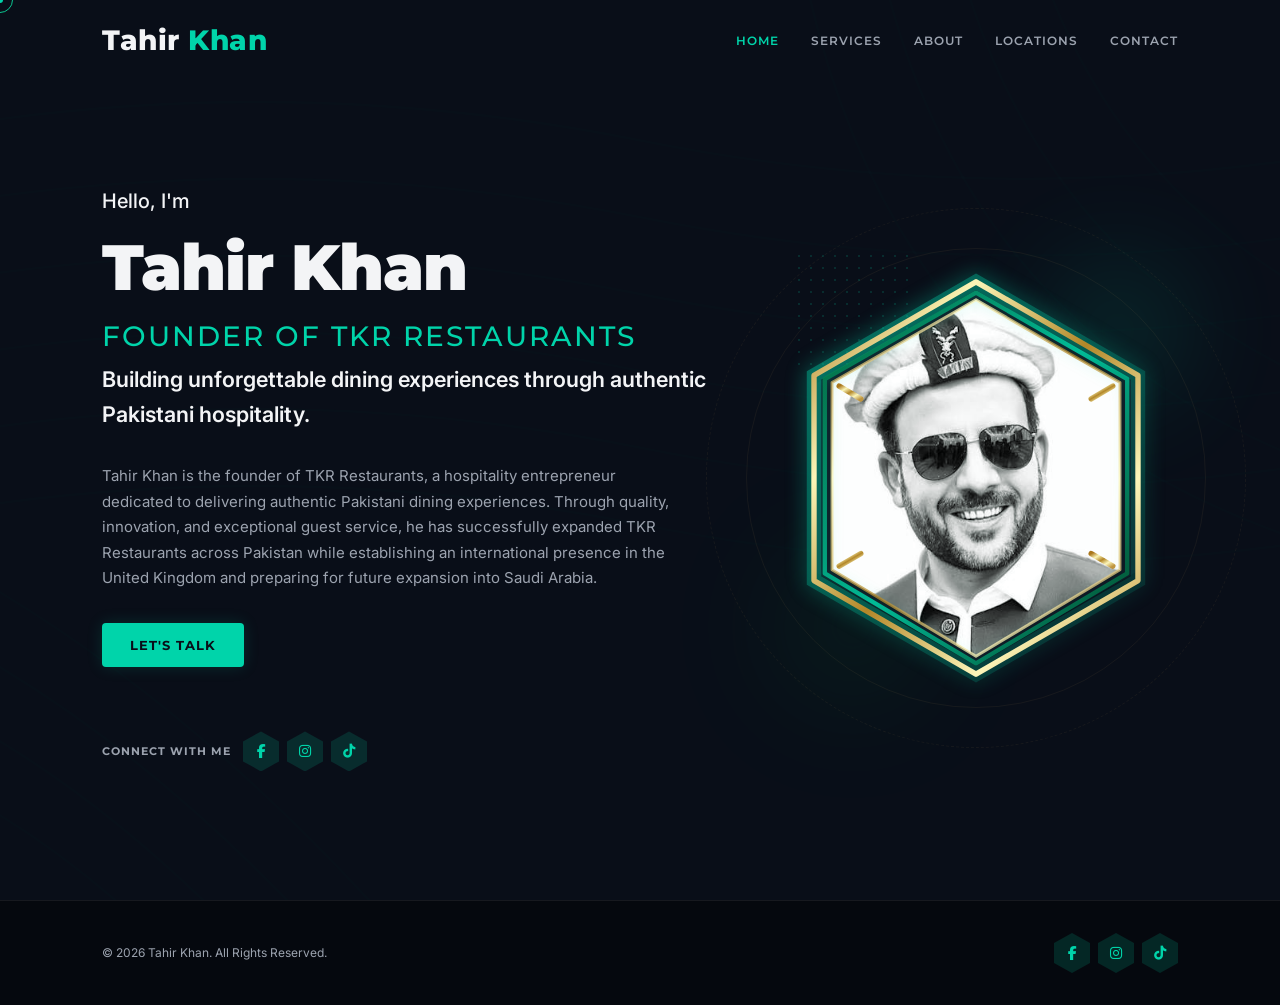
<file: index.html>
<!DOCTYPE html>
<html lang="en">
<head>
  <meta charset="UTF-8">
  <meta name="viewport" content="width=device-width, initial-scale=1.0">
  <title>Tahir Khan | Founder of TKR Restaurants | Hospitality Entrepreneur</title>
  <meta name="description" content="Tahir Khan is the Founder of TKR Restaurants, a hospitality entrepreneur dedicated to delivering authentic Pakistani dining experiences.">
  <meta property="og:type" content="website">
  <meta property="og:title" content="Tahir Khan | Founder of TKR Restaurants">
  <meta property="og:description" content="Building unforgettable dining experiences through authentic Pakistani hospitality.">
  <meta property="og:image" content="assets/images/tahir_khan.jpg">
  <link rel="icon" type="image/svg+xml" href="data:image/svg+xml,<svg xmlns=%22http://www.w3.org/2000/svg%22 viewBox=%220 0 100 100%22><text y=%22.9em%22 font-size=%2290%22 fill=%22%2300d4aa%22>TK</text></svg>">
  <link rel="stylesheet" href="assets/css/style.css">
  <link rel="stylesheet" href="https://cdnjs.cloudflare.com/ajax/libs/font-awesome/6.4.0/css/all.min.css">
</head>
<body>

  <!-- Preloader -->
  <div id="preloader">
    <div class="preloader-logo">Tahir Khan<span>.</span></div>
    <div class="preloader-tagline">Authentic Pakistani Hospitality</div>
  </div>

  <!-- Custom Cursor -->
  <div class="custom-cursor"></div>
  <div class="custom-cursor-dot"></div>

  <!-- Navbar -->
  <nav class="navbar">
    <div class="container navbar-container">
      <a href="index.html" class="logo"><span class="logo-text">Tahir <span>Khan</span></span></a>
      <ul class="nav-links">
        <li><a href="index.html">Home</a></li>
        <li><a href="services.html">Services</a></li>
        <li><a href="about.html">About</a></li>
        <li><a href="locations.html">Locations</a></li>
        <li><a href="contact.html">Contact</a></li>
      </ul>
      <button class="mobile-nav-toggle">☰</button>
    </div>
  </nav>

  <!-- Mobile Menu -->
  <div class="mobile-nav-overlay">
    <ul class="mobile-nav-links">
      <li><a href="index.html">Home</a></li>
      <li><a href="services.html">Services</a></li>
      <li><a href="about.html">About</a></li>
      <li><a href="locations.html">Locations</a></li>
      <li><a href="contact.html">Contact</a></li>
    </ul>
  </div>

  <!-- Hero Section -->
  <section class="hero-section" id="home">
    <div class="topographic-bg">
      <svg xmlns="http://www.w3.org/2000/svg" viewBox="0 0 1000 800" fill="none" stroke="rgba(0, 212, 170, 0.08)" stroke-width="1.5">
        <path d="M 0,150 Q 250,100 500,150 T 1000,150" /><path d="M 0,200 Q 250,150 500,200 T 1000,200" />
        <path d="M 0,250 Q 250,200 500,250 T 1000,250" /><path d="M 0,300 Q 250,250 500,300 T 1000,300" />
        <path d="M 0,350 Q 250,300 500,350 T 1000,350" /><path d="M 0,400 Q 250,350 500,400 T 1000,400" />
        <path d="M 750,0 Q 800,200 1000,280" /><path d="M 700,0 Q 750,250 1000,330" />
        <path d="M 650,0 Q 700,300 1000,380" /><path d="M 600,0 Q 650,350 1000,430" />
        <path d="M 0,550 Q 150,600 300,800" /><path d="M 0,500 Q 180,570 350,800" />
        <path d="M 0,450 Q 210,540 400,800" /><path d="M 0,400 Q 240,510 450,800" />
      </svg>
    </div>
    <div class="container hero-grid">
      <div class="hero-content reveal active">
        <div class="hero-intro">Hello, I'm</div>
        <h1 class="hero-title">Tahir Khan <span>Founder of TKR Restaurants</span></h1>
        <p class="hero-subtitle">Building unforgettable dining experiences through authentic Pakistani hospitality.</p>
        <p class="hero-desc">Tahir Khan is the founder of TKR Restaurants, a hospitality entrepreneur dedicated to delivering authentic Pakistani dining experiences. Through quality, innovation, and exceptional guest service, he has successfully expanded TKR Restaurants across Pakistan while establishing an international presence in the United Kingdom and preparing for future expansion into Saudi Arabia.</p>
        <div class="hero-ctas">
          <a href="contact.html" class="btn btn-teal">Let's Talk</a>
        </div>
        <div class="social-links-container">
          <span class="social-links-label">Connect With Me</span>
          <div class="social-hex-grid">
            <a href="https://www.facebook.com/TahirKhanRestaurant/" target="_blank" class="social-hex-icon" aria-label="Facebook" rel="noopener noreferrer"><i class="fa-brands fa-facebook-f"></i></a>
            <a href="https://www.instagram.com/tahirkhanofficials/?hl=en" target="_blank" class="social-hex-icon" aria-label="Instagram" rel="noopener noreferrer"><i class="fa-brands fa-instagram"></i></a>
            <a href="https://www.tiktok.com/@tahirkhanrestaurant?is_from_webapp=1&sender_device=pc" target="_blank" class="social-hex-icon" aria-label="TikTok" rel="noopener noreferrer"><i class="fa-brands fa-tiktok"></i></a>
          </div>
        </div>
      </div>
      <div class="hero-image-wrapper reveal active">
        <div class="frame-decorations">
          <div class="decor-circle circle-1"></div>
          <div class="decor-circle circle-2"></div>
          <div class="decor-ring ring-1"></div>
          <div class="decor-ring ring-2"></div>
          <div class="decor-dots"></div>
        </div>
        <div class="premium-frame-hover-wrapper">
          <div class="premium-frame">
            <div class="frame-backdrop"></div>
            <svg class="frame-svg-overlay" viewBox="0 0 100 115" fill="none" xmlns="http://www.w3.org/2000/svg">
              <defs>
                <filter id="glow" x="-20%" y="-20%" width="140%" height="140%">
                  <feGaussianBlur stdDeviation="3" result="blur" />
                  <feComposite in="SourceGraphic" in2="blur" operator="over" />
                </filter>
                <linearGradient id="gold-grad" x1="0%" y1="0%" x2="100%" y2="100%">
                  <stop offset="0%" stop-color="#AA771C" /><stop offset="25%" stop-color="#FBF5B7" />
                  <stop offset="50%" stop-color="#B38728" /><stop offset="75%" stop-color="#FCF6BA" />
                  <stop offset="100%" stop-color="#BF953F" />
                </linearGradient>
                <linearGradient id="emerald-grad" x1="0%" y1="0%" x2="100%" y2="100%">
                  <stop offset="0%" stop-color="#046A38" /><stop offset="50%" stop-color="#00d4aa" /><stop offset="100%" stop-color="#004B23" />
                </linearGradient>
                <linearGradient id="teal-glow-grad" x1="0%" y1="0%" x2="100%" y2="100%">
                  <stop offset="0%" stop-color="#00d4aa" stop-opacity="0.8" /><stop offset="100%" stop-color="#00d4aa" stop-opacity="0.15" />
                </linearGradient>
                <clipPath id="image-clip">
                  <path d="M 50,8 L 90,31 L 90,83 L 50,107 L 10,83 L 10,31 Z" />
                </clipPath>
              </defs>
              <g clip-path="url(#image-clip)">
                <rect x="0" y="0" width="100" height="115" fill="#121826" />
                <image href="assets/images/tahir_khan.jpg" x="10" y="8" width="80" height="99" preserveAspectRatio="xMidYMid slice" class="portrait-img-svg" />
                <rect x="0" y="0" width="100" height="115" fill="rgba(0, 212, 170, 0.03)" style="mix-blend-mode: overlay;" />
              </g>
              <path d="M 50,3 L 95,29 L 95,86 L 50,112 L 5,86 L 5,29 Z" stroke="url(#teal-glow-grad)" stroke-width="4" filter="url(#glow)" opacity="0.6" class="svg-glow-path" />
              <path d="M 50,3 L 95,29 L 95,86 L 50,112 L 5,86 L 5,29 Z" stroke="url(#gold-grad)" stroke-width="1.5" stroke-linejoin="round" />
              <path d="M 50,6 L 92,30 L 92,84 L 50,109 L 8,84 L 8,30 Z" stroke="url(#emerald-grad)" stroke-width="1.2" stroke-linejoin="round" opacity="0.85" />
              <path d="M 50,8 L 90,31 L 90,83 L 50,107 L 10,83 L 10,31 Z" stroke="url(#gold-grad)" stroke-width="0.8" stroke-linejoin="round" opacity="0.75" />
              <path d="M 50,15 L 50,8" stroke="url(#gold-grad)" stroke-width="1.5" stroke-linecap="round" />
              <path d="M 50,107 L 50,100" stroke="url(#gold-grad)" stroke-width="1.5" stroke-linecap="round" />
              <path d="M 12,32 L 18,35.5" stroke="url(#gold-grad)" stroke-width="1.5" stroke-linecap="round" />
              <path d="M 88,32 L 82,35.5" stroke="url(#gold-grad)" stroke-width="1.5" stroke-linecap="round" />
              <path d="M 12,82 L 18,78.5" stroke="url(#gold-grad)" stroke-width="1.5" stroke-linecap="round" />
              <path d="M 88,82 L 82,78.5" stroke="url(#gold-grad)" stroke-width="1.5" stroke-linecap="round" />
            </svg>
          </div>
        </div>
      </div>
    </div>
  </section>

  <!-- Footer -->
  <footer class="footer">
    <div class="container footer-container">
      <div class="footer-copy">© 2026 Tahir Khan. All Rights Reserved.</div>
      <div class="social-hex-grid">
        <a href="https://www.facebook.com/TahirKhanRestaurant/" target="_blank" class="social-hex-icon" aria-label="Facebook" rel="noopener noreferrer"><i class="fa-brands fa-facebook-f"></i></a>
        <a href="https://www.instagram.com/tahirkhanofficials/?hl=en" target="_blank" class="social-hex-icon" aria-label="Instagram" rel="noopener noreferrer"><i class="fa-brands fa-instagram"></i></a>
        <a href="https://www.tiktok.com/@tahirkhanrestaurant?is_from_webapp=1&sender_device=pc" target="_blank" class="social-hex-icon" aria-label="TikTok" rel="noopener noreferrer"><i class="fa-brands fa-tiktok"></i></a>
      </div>
    </div>
  </footer>

  <script src="assets/js/main.js"></script>
</body>
</html>
</file>
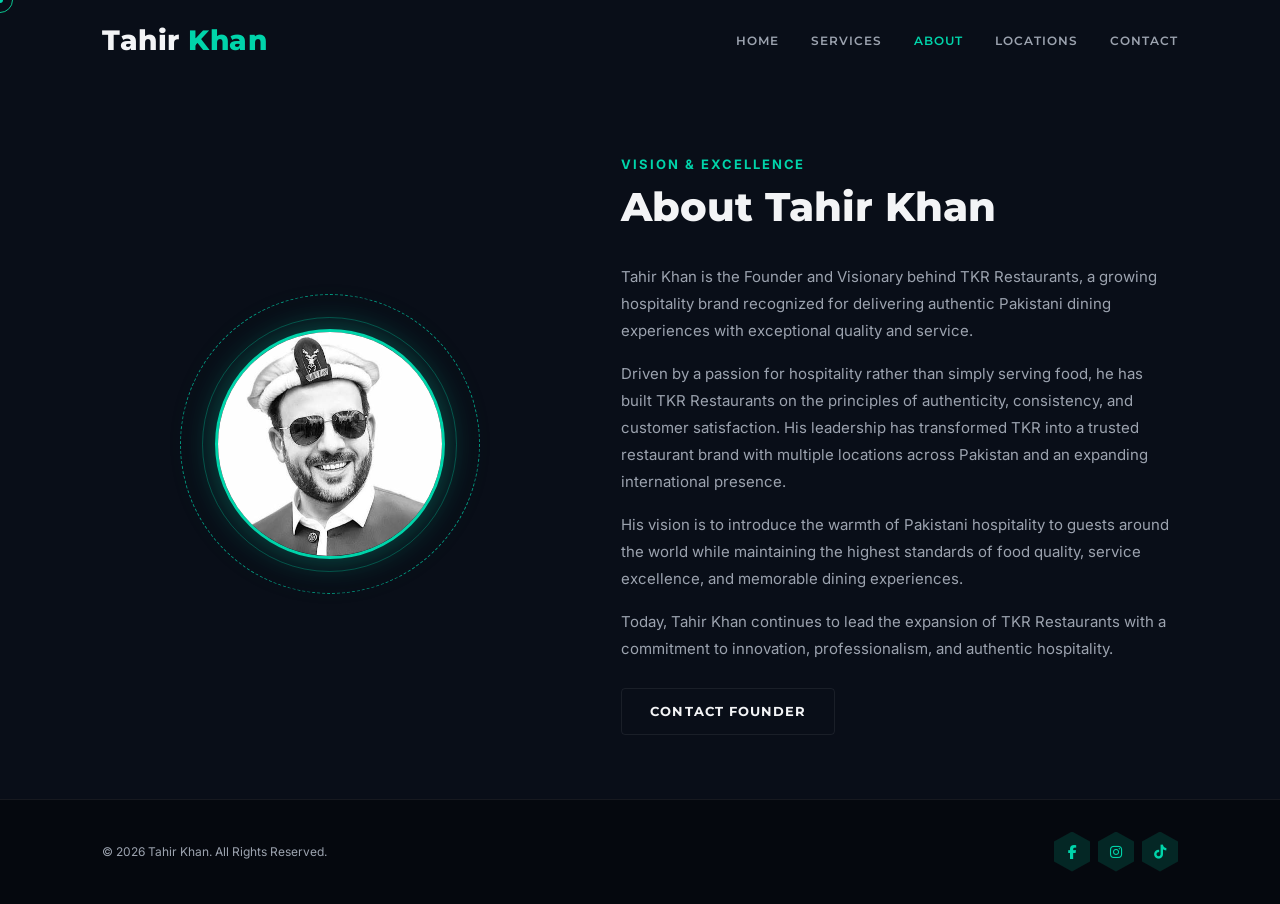
<file: about.html>
<!DOCTYPE html>
<html lang="en">
<head>
  <meta charset="UTF-8">
  <meta name="viewport" content="width=device-width, initial-scale=1.0">
  <title>About Tahir Khan | Founder of TKR Restaurants</title>
  <meta name="description" content="Learn about Tahir Khan, the Founder and Visionary behind TKR Restaurants, his journey building an authentic Pakistani hospitality brand.">
  <link rel="icon" type="image/svg+xml" href="data:image/svg+xml,<svg xmlns=%22http://www.w3.org/2000/svg%22 viewBox=%220 0 100 100%22><text y=%22.9em%22 font-size=%2290%22 fill=%22%2300d4aa%22>TK</text></svg>">
  <link rel="stylesheet" href="assets/css/style.css">
  <link rel="stylesheet" href="https://cdnjs.cloudflare.com/ajax/libs/font-awesome/6.4.0/css/all.min.css">
</head>
<body>

  <!-- Preloader -->
  <div id="preloader">
    <div class="preloader-logo">Tahir Khan<span>.</span></div>
    <div class="preloader-tagline">Authentic Pakistani Hospitality</div>
  </div>

  <!-- Custom Cursor -->
  <div class="custom-cursor"></div>
  <div class="custom-cursor-dot"></div>

  <!-- Navbar -->
  <nav class="navbar">
    <div class="container navbar-container">
      <a href="index.html" class="logo"><span class="logo-text">Tahir <span>Khan</span></span></a>
      <ul class="nav-links">
        <li><a href="index.html">Home</a></li>
        <li><a href="services.html">Services</a></li>
        <li><a href="about.html">About</a></li>
        <li><a href="locations.html">Locations</a></li>
        <li><a href="contact.html">Contact</a></li>
      </ul>
      <button class="mobile-nav-toggle">☰</button>
    </div>
  </nav>

  <!-- Mobile Menu -->
  <div class="mobile-nav-overlay">
    <ul class="mobile-nav-links">
      <li><a href="index.html">Home</a></li>
      <li><a href="services.html">Services</a></li>
      <li><a href="about.html">About</a></li>
      <li><a href="locations.html">Locations</a></li>
      <li><a href="contact.html">Contact</a></li>
    </ul>
  </div>

  <!-- About Section -->
  <section id="about" class="page-top-section reveal active">
    <div class="container about-grid">
      <!-- Photo with Subtle Rotation -->
      <div class="about-graphic">
        <div class="about-photo-wrapper">
          <div class="about-photo-ring-outer"></div>
          <div class="about-photo-ring-inner"></div>
          <div class="about-photo-frame">
            <img src="assets/images/tahir_khan.jpg" alt="Tahir Khan - Founder of TKR Restaurants" class="about-photo-img">
          </div>
        </div>
      </div>
      <!-- Text Content -->
      <div class="about-content">
        <div class="section-eyebrow">Vision &amp; Excellence</div>
        <h1 class="section-title">About Tahir Khan</h1>
        <p>Tahir Khan is the Founder and Visionary behind TKR Restaurants, a growing hospitality brand recognized for delivering authentic Pakistani dining experiences with exceptional quality and service.</p>
        <p>Driven by a passion for hospitality rather than simply serving food, he has built TKR Restaurants on the principles of authenticity, consistency, and customer satisfaction. His leadership has transformed TKR into a trusted restaurant brand with multiple locations across Pakistan and an expanding international presence.</p>
        <p>His vision is to introduce the warmth of Pakistani hospitality to guests around the world while maintaining the highest standards of food quality, service excellence, and memorable dining experiences.</p>
        <p>Today, Tahir Khan continues to lead the expansion of TKR Restaurants with a commitment to innovation, professionalism, and authentic hospitality.</p>
        <a href="contact.html" class="btn btn-outline" style="margin-top: 10px;">Contact Founder</a>
      </div>
    </div>
  </section>

  <!-- Footer -->
  <footer class="footer">
    <div class="container footer-container">
      <div class="footer-copy">© 2026 Tahir Khan. All Rights Reserved.</div>
      <div class="social-hex-grid">
        <a href="https://www.facebook.com/TahirKhanRestaurant/" target="_blank" class="social-hex-icon" aria-label="Facebook" rel="noopener noreferrer"><i class="fa-brands fa-facebook-f"></i></a>
        <a href="https://www.instagram.com/tahirkhanofficials/?hl=en" target="_blank" class="social-hex-icon" aria-label="Instagram" rel="noopener noreferrer"><i class="fa-brands fa-instagram"></i></a>
        <a href="https://www.tiktok.com/@tahirkhanrestaurant?is_from_webapp=1&sender_device=pc" target="_blank" class="social-hex-icon" aria-label="TikTok" rel="noopener noreferrer"><i class="fa-brands fa-tiktok"></i></a>
      </div>
    </div>
  </footer>

  <script src="assets/js/main.js"></script>
</body>
</html>
</file>
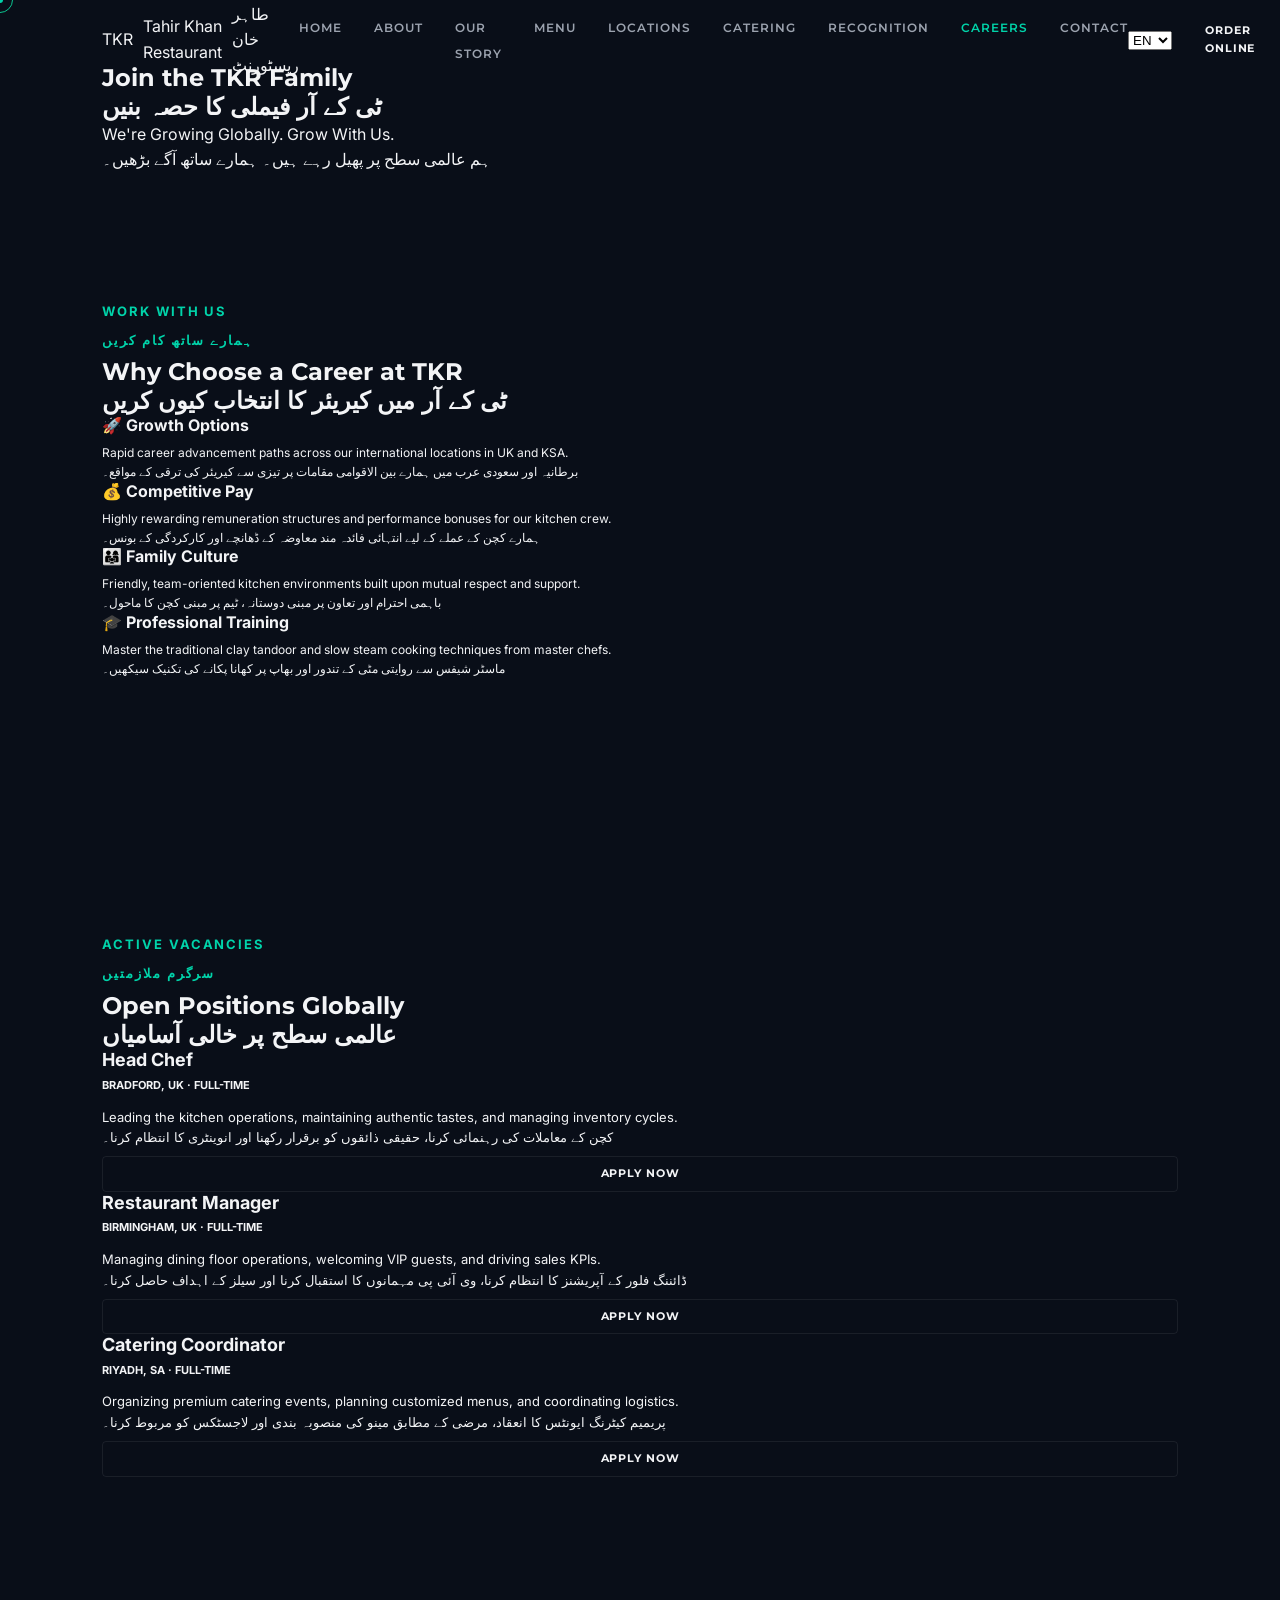
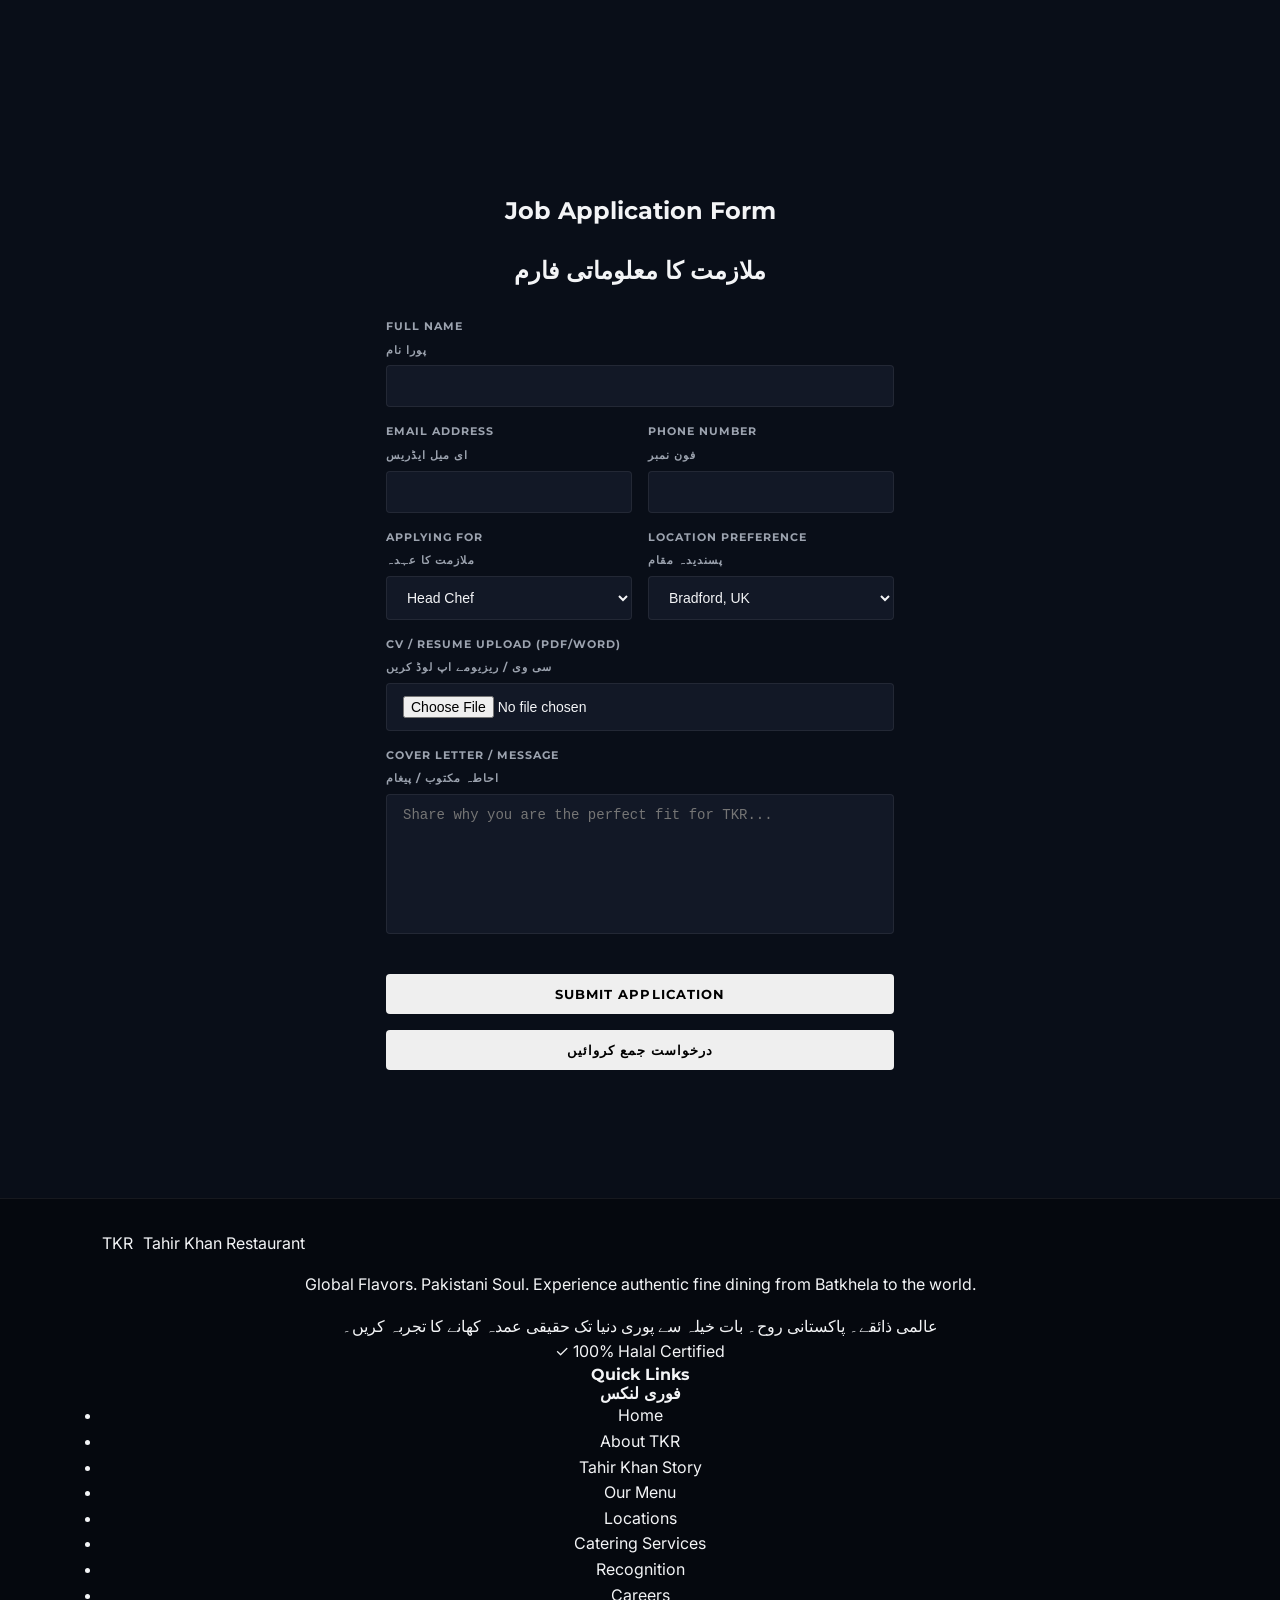
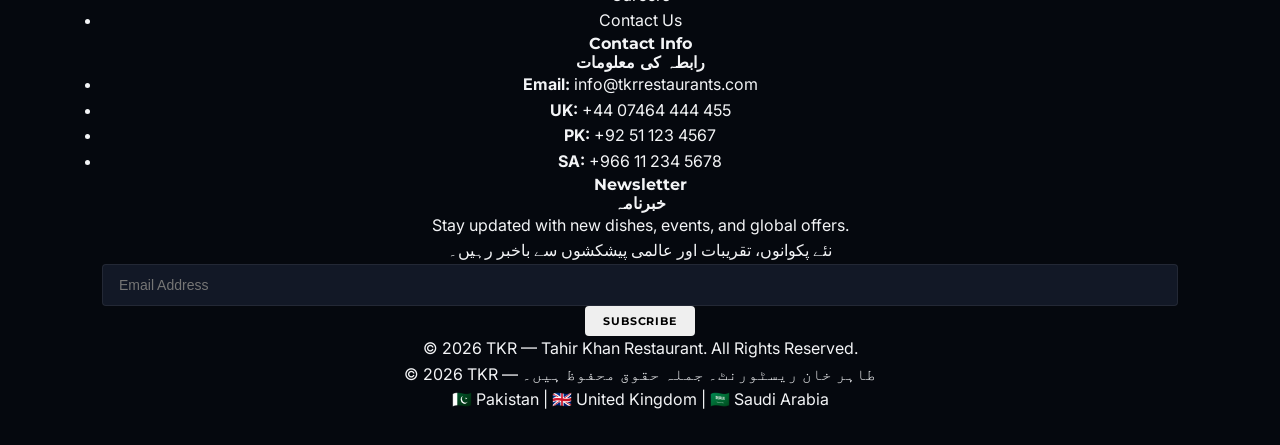
<file: careers.html>
<!DOCTYPE html>
<html lang="en">
<head>
  <meta charset="UTF-8">
  <meta name="viewport" content="width=device-width, initial-scale=1.0">
  <title>Careers — Tahir Khan Restaurant | Join the Family</title>
  <meta name="description" content="Apply for head chef, restaurant manager, and kitchen crew positions globally at TKR's expanding locations.">
  <link rel="icon" type="image/png" href="data:image/svg+xml,<svg xmlns=%22http://www.w3.org/2000/svg%22 viewBox=%220 0 100 100%22><text y=%22.9em%22 font-size=%2290%22 fill=%22%23C9974A%22 font-family=%22Playfair Display%22 font-weight=%22bold%22>TKR</text></svg>">
  <link rel="stylesheet" href="assets/css/style.css">
</head>
<body>

  <!-- Preloader -->
  <div id="preloader">
    <div class="preloader-logo">TKR</div>
    <div class="preloader-tagline" data-lang-content="en">Global Flavors · Pakistani Soul</div>
    <div class="preloader-tagline" data-lang-content="ur">عالمی ذائقے · پاکستانی روح</div>
  </div>

  <!-- Custom Cursors -->
  <div class="custom-cursor"></div>
  <div class="custom-cursor-dot"></div>

  <!-- Navbar -->
  <nav class="navbar">
    <div class="container navbar-container">
      <a href="index.html" class="logo">
        <span class="logo-main">TKR</span>
        <span class="logo-sub" data-lang-content="en">Tahir Khan Restaurant</span>
        <span class="logo-sub" data-lang-content="ur">طاہر خان ریسٹورنٹ</span>
      </a>
      <ul class="nav-links">
        <li><a href="index.html">Home</a></li>
        <li><a href="about.html">About</a></li>
        <li><a href="story.html">Our Story</a></li>
        <li><a href="menu.html">Menu</a></li>
        <li><a href="locations.html">Locations</a></li>
        <li><a href="catering.html">Catering</a></li>
        <li><a href="recognition.html">Recognition</a></li>
        <li><a href="careers.html" class="active">Careers</a></li>
        <li><a href="contact.html">Contact</a></li>
      </ul>
      <div class="nav-actions">
        <select class="lang-selector">
          <option value="en">EN</option>
          <option value="ur">اردو</option>
        </select>
        <a href="menu.html" class="btn btn-primary btn-compact" data-lang-content="en">Order Online</a>
        <a href="menu.html" class="btn btn-primary btn-compact" data-lang-content="ur">آن لائن آرڈر</a>
      </div>
      <button class="mobile-nav-toggle">☰</button>
    </div>
  </nav>

  <!-- Mobile Navigation Overlay -->
  <div class="mobile-nav-overlay">
    <ul class="mobile-nav-links">
      <li>
        <a href="index.html" data-lang-content="en">Home</a>
        <a href="index.html" data-lang-content="ur">ہوم</a>
      </li>
      <li>
        <a href="about.html" data-lang-content="en">About</a>
        <a href="about.html" data-lang-content="ur">ہمارے بارے میں</a>
      </li>
      <li>
        <a href="story.html" data-lang-content="en">Our Story</a>
        <a href="story.html" data-lang-content="ur">کہانی</a>
      </li>
      <li>
        <a href="menu.html" data-lang-content="en">Menu</a>
        <a href="menu.html" data-lang-content="ur">مینو</a>
      </li>
      <li>
        <a href="locations.html" data-lang-content="en">Locations</a>
        <a href="locations.html" data-lang-content="ur">مقامات</a>
      </li>
      <li>
        <a href="catering.html" data-lang-content="en">Catering</a>
        <a href="catering.html" data-lang-content="ur">کیٹرنگ</a>
      </li>
      <li>
        <a href="recognition.html" data-lang-content="en">Recognition</a>
        <a href="recognition.html" data-lang-content="ur">اعتراف</a>
      </li>
      <li>
        <a href="careers.html" class="active" data-lang-content="en">Careers</a>
        <a href="careers.html" class="active" data-lang-content="ur">ملازمتیں</a>
      </li>
      <li>
        <a href="contact.html" data-lang-content="en">Contact</a>
        <a href="contact.html" data-lang-content="ur">رابطہ کریں</a>
      </li>
    </ul>
  </div>

  <!-- Page Hero -->
  <section class="page-hero">
    <div class="container reveal">
      <h1 class="page-hero-title" data-lang-content="en">Join the TKR Family</h1>
      <h1 class="page-hero-title" data-lang-content="ur">ٹی کے آر فیملی کا حصہ بنیں</h1>
      <p class="page-hero-sub" data-lang-content="en">We're Growing Globally. Grow With Us.</p>
      <p class="page-hero-sub" data-lang-content="ur">ہم عالمی سطح پر پھیل رہے ہیں۔ ہمارے ساتھ آگے بڑھیں۔</p>
      <div class="manuscript-divider"></div>
    </div>
  </section>

  <!-- Why TKR -->
  <section class="bg-section-dark">
    <div class="container">
      <div class="section-header reveal">
        <div class="section-eyebrow" data-lang-content="en">WORK WITH US</div>
        <div class="section-eyebrow" data-lang-content="ur">ہمارے ساتھ کام کریں</div>
        <h2 data-lang-content="en">Why Choose a Career at TKR</h2>
        <h2 data-lang-content="ur">ٹی کے آر میں کیریئر کا انتخاب کیوں کریں</h2>
        <div class="manuscript-divider"></div>
      </div>

      <div class="stats-grid reveal" style="grid-template-columns: repeat(4, 1fr); text-align: left; margin-bottom: var(--space-xl);">
        <!-- Card 1 -->
        <div class="card">
          <h3 style="color: var(--color-gold-primary); font-family: var(--font-body); font-size: 16px; margin-bottom: 8px;">🚀 Growth Options</h3>
          <p style="font-size: 12px;" data-lang-content="en">Rapid career advancement paths across our international locations in UK and KSA.</p>
          <p style="font-size: 12px;" data-lang-content="ur">برطانیہ اور سعودی عرب میں ہمارے بین الاقوامی مقامات پر تیزی سے کیریئر کی ترقی کے مواقع۔</p>
        </div>

        <!-- Card 2 -->
        <div class="card">
          <h3 style="color: var(--color-gold-primary); font-family: var(--font-body); font-size: 16px; margin-bottom: 8px;">💰 Competitive Pay</h3>
          <p style="font-size: 12px;" data-lang-content="en">Highly rewarding remuneration structures and performance bonuses for our kitchen crew.</p>
          <p style="font-size: 12px;" data-lang-content="ur">ہمارے کچن کے عملے کے لیے انتہائی فائدہ مند معاوضہ کے ڈھانچے اور کارکردگی کے بونس۔</p>
        </div>

        <!-- Card 3 -->
        <div class="card">
          <h3 style="color: var(--color-gold-primary); font-family: var(--font-body); font-size: 16px; margin-bottom: 8px;">👨‍👩‍👧 Family Culture</h3>
          <p style="font-size: 12px;" data-lang-content="en">Friendly, team-oriented kitchen environments built upon mutual respect and support.</p>
          <p style="font-size: 12px;" data-lang-content="ur">باہمی احترام اور تعاون پر مبنی دوستانہ، ٹیم پر مبنی کچن کا ماحول۔</p>
        </div>

        <!-- Card 4 -->
        <div class="card">
          <h3 style="color: var(--color-gold-primary); font-family: var(--font-body); font-size: 16px; margin-bottom: 8px;">🎓 Professional Training</h3>
          <p style="font-size: 12px;" data-lang-content="en">Master the traditional clay tandoor and slow steam cooking techniques from master chefs.</p>
          <p style="font-size: 12px;" data-lang-content="ur">ماسٹر شیفس سے روایتی مٹی کے تندور اور بھاپ پر کھانا پکانے کی تکنیک سیکھیں۔</p>
        </div>
      </div>
    </div>
  </section>

  <!-- Open Positions -->
  <section class="bg-section-alt">
    <div class="container">
      <div class="section-header reveal">
        <div class="section-eyebrow" data-lang-content="en">ACTIVE VACANCIES</div>
        <div class="section-eyebrow" data-lang-content="ur">سرگرم ملازمتیں</div>
        <h2 data-lang-content="en">Open Positions Globally</h2>
        <h2 data-lang-content="ur">عالمی سطح پر خالی آسامیاں</h2>
        <div class="manuscript-divider"></div>
      </div>

      <div class="stats-grid reveal" style="grid-template-columns: repeat(3, 1fr); text-align: left; margin-bottom: var(--space-xl);">
        
        <!-- Job 1 -->
        <div class="card">
          <h3 style="font-family: var(--font-body); font-size: 18px; margin-bottom: 6px;">Head Chef</h3>
          <div style="font-size: 11px; color: var(--color-gold-primary); font-weight: 700; text-transform: uppercase; margin-bottom: 12px;">Bradford, UK · Full-Time</div>
          <p style="font-size: 13px;" data-lang-content="en">Leading the kitchen operations, maintaining authentic tastes, and managing inventory cycles.</p>
          <p style="font-size: 13px;" data-lang-content="ur">کچن کے معاملات کی رہنمائی کرنا، حقیقی ذائقوں کو برقرار رکھنا اور انوینٹری کا انتظام کرنا۔</p>
          <a href="#apply" class="btn btn-outline btn-compact" style="margin-top: var(--space-xs); width: 100%;">Apply Now</a>
        </div>

        <!-- Job 2 -->
        <div class="card">
          <h3 style="font-family: var(--font-body); font-size: 18px; margin-bottom: 6px;">Restaurant Manager</h3>
          <div style="font-size: 11px; color: var(--color-gold-primary); font-weight: 700; text-transform: uppercase; margin-bottom: 12px;">Birmingham, UK · Full-Time</div>
          <p style="font-size: 13px;" data-lang-content="en">Managing dining floor operations, welcoming VIP guests, and driving sales KPIs.</p>
          <p style="font-size: 13px;" data-lang-content="ur">ڈائننگ فلور کے آپریشنز کا انتظام کرنا، وی آئی پی مہمانوں کا استقبال کرنا اور سیلز کے اہداف حاصل کرنا۔</p>
          <a href="#apply" class="btn btn-outline btn-compact" style="margin-top: var(--space-xs); width: 100%;">Apply Now</a>
        </div>

        <!-- Job 3 -->
        <div class="card">
          <h3 style="font-family: var(--font-body); font-size: 18px; margin-bottom: 6px;">Catering Coordinator</h3>
          <div style="font-size: 11px; color: var(--color-gold-primary); font-weight: 700; text-transform: uppercase; margin-bottom: 12px;">Riyadh, SA · Full-Time</div>
          <p style="font-size: 13px;" data-lang-content="en">Organizing premium catering events, planning customized menus, and coordinating logistics.</p>
          <p style="font-size: 13px;" data-lang-content="ur">پریمیم کیٹرنگ ایونٹس کا انعقاد، مرضی کے مطابق مینو کی منصوبہ بندی اور لاجسٹکس کو مربوط کرنا۔</p>
          <a href="#apply" class="btn btn-outline btn-compact" style="margin-top: var(--space-xs); width: 100%;">Apply Now</a>
        </div>

      </div>
    </div>
  </section>

  <!-- Application Form -->
  <section class="bg-section-dark" id="apply">
    <div class="container" style="max-width: 700px;">
      <div class="card reveal" style="padding: var(--space-lg);">
        <h2 style="text-align: center; margin-bottom: var(--space-md);" data-lang-content="en">Job Application Form</h2>
        <h2 style="text-align: center; margin-bottom: var(--space-md);" data-lang-content="ur">ملازمت کا معلوماتی فارم</h2>
        
        <form onsubmit="event.preventDefault(); alert('Application submitted successfully! Our HR officer will review your details.'); this.reset();">
          <div class="form-group">
            <label class="form-label" data-lang-content="en">Full Name</label>
            <label class="form-label" data-lang-content="ur">پورا نام</label>
            <input type="text" class="form-control" required>
          </div>

          <div class="form-group" style="display: grid; grid-template-columns: 1fr 1fr; gap: var(--space-sm);">
            <div>
              <label class="form-label" data-lang-content="en">Email Address</label>
              <label class="form-label" data-lang-content="ur">ای میل ایڈریس</label>
              <input type="email" class="form-control" required>
            </div>
            <div>
              <label class="form-label" data-lang-content="en">Phone Number</label>
              <label class="form-label" data-lang-content="ur">فون نمبر</label>
              <input type="tel" class="form-control" required>
            </div>
          </div>

          <div class="form-group" style="display: grid; grid-template-columns: 1fr 1fr; gap: var(--space-sm);">
            <div>
              <label class="form-label" data-lang-content="en">Applying For</label>
              <label class="form-label" data-lang-content="ur">ملازمت کا عہدہ</label>
              <select class="form-control">
                <option>Head Chef</option>
                <option>Restaurant Manager</option>
                <option>Kitchen Crew / Line Cook</option>
                <option>Catering Coordinator</option>
              </select>
            </div>
            <div>
              <label class="form-label" data-lang-content="en">Location Preference</label>
              <label class="form-label" data-lang-content="ur">پسندیدہ مقام</label>
              <select class="form-control">
                <option>Bradford, UK</option>
                <option>Birmingham, UK</option>
                <option>Islamabad, PK</option>
                <option>Riyadh, SA</option>
              </select>
            </div>
          </div>

          <div class="form-group">
            <label class="form-label" data-lang-content="en">CV / Resume Upload (PDF/Word)</label>
            <label class="form-label" data-lang-content="ur">سی وی / ریزیومے اپ لوڈ کریں</label>
            <input type="file" class="form-control" accept=".pdf,.doc,.docx">
          </div>

          <div class="form-group">
            <label class="form-label" data-lang-content="en">Cover Letter / Message</label>
            <label class="form-label" data-lang-content="ur">احاطہ مکتوب / پیغام</label>
            <textarea class="form-control" placeholder="Share why you are the perfect fit for TKR..."></textarea>
          </div>

          <button type="submit" class="btn btn-primary" style="width: 100%; margin-top: var(--space-sm);" data-lang-content="en">Submit Application</button>
          <button type="submit" class="btn btn-primary" style="width: 100%; margin-top: var(--space-sm);" data-lang-content="ur">درخواست جمع کروائیں</button>
        </form>
      </div>
    </div>
  </section>

  <!-- Footer -->
  <footer class="footer">
    <div class="container">
      <div class="footer-grid">
        <div class="footer-col">
          <a href="index.html" class="logo" style="margin-bottom: var(--space-sm);">
            <span class="logo-main">TKR</span>
            <span class="logo-sub">Tahir Khan Restaurant</span>
          </a>
          <p data-lang-content="en" style="margin-top: var(--space-sm);">Global Flavors. Pakistani Soul. Experience authentic fine dining from Batkhela to the world.</p>
          <p data-lang-content="ur" style="margin-top: var(--space-sm);">عالمی ذائقے۔ پاکستانی روح۔ بات خیلہ سے پوری دنیا تک حقیقی عمدہ کھانے کا تجربہ کریں۔</p>
          <div class="badge badge-halal">✓ 100% Halal Certified</div>
        </div>
        <div class="footer-col">
          <h4 class="footer-col-title" data-lang-content="en">Quick Links</h4>
          <h4 class="footer-col-title" data-lang-content="ur">فوری لنکس</h4>
          <ul class="footer-links">
            <li><a href="index.html">Home</a></li>
            <li><a href="about.html">About TKR</a></li>
            <li><a href="story.html">Tahir Khan Story</a></li>
            <li><a href="menu.html">Our Menu</a></li>
            <li><a href="locations.html">Locations</a></li>
            <li><a href="catering.html">Catering Services</a></li>
            <li><a href="recognition.html">Recognition</a></li>
            <li><a href="careers.html">Careers</a></li>
            <li><a href="contact.html">Contact Us</a></li>
          </ul>
        </div>
        <div class="footer-col">
          <h4 class="footer-col-title" data-lang-content="en">Contact Info</h4>
          <h4 class="footer-col-title" data-lang-content="ur">رابطہ کی معلومات</h4>
          <ul class="footer-links" style="gap: 12px;">
            <li><strong>Email:</strong> info@tkrrestaurants.com</li>
            <li><strong>UK:</strong> +44 07464 444 455</li>
            <li><strong>PK:</strong> +92 51 123 4567</li>
            <li><strong>SA:</strong> +966 11 234 5678</li>
          </ul>
        </div>
        <div class="footer-col">
          <h4 class="footer-col-title" data-lang-content="en">Newsletter</h4>
          <h4 class="footer-col-title" data-lang-content="ur">خبرنامہ</h4>
          <p data-lang-content="en">Stay updated with new dishes, events, and global offers.</p>
          <p data-lang-content="ur">نئے پکوانوں، تقریبات اور عالمی پیشکشوں سے باخبر رہیں۔</p>
          <form class="newsletter-form" onsubmit="event.preventDefault(); alert('Subscribed successfully!');">
            <input type="email" class="form-control" placeholder="Email Address" required>
            <button type="submit" class="btn btn-primary btn-compact">Subscribe</button>
          </form>
        </div>
      </div>
      <div class="footer-bottom">
        <div data-lang-content="en">© 2026 TKR — Tahir Khan Restaurant. All Rights Reserved.</div>
        <div data-lang-content="ur">© 2026 TKR — طاہر خان ریسٹورنٹ۔ جملہ حقوق محفوظ ہیں۔</div>
        <div class="footer-countries">
          <span>🇵🇰 Pakistan</span> | <span>🇬🇧 United Kingdom</span> | <span>🇸🇦 Saudi Arabia</span>
        </div>
      </div>
    </div>
  </footer>

  <!-- Scripts -->
  <script src="assets/js/main.js"></script>
</body>
</html>
</file>
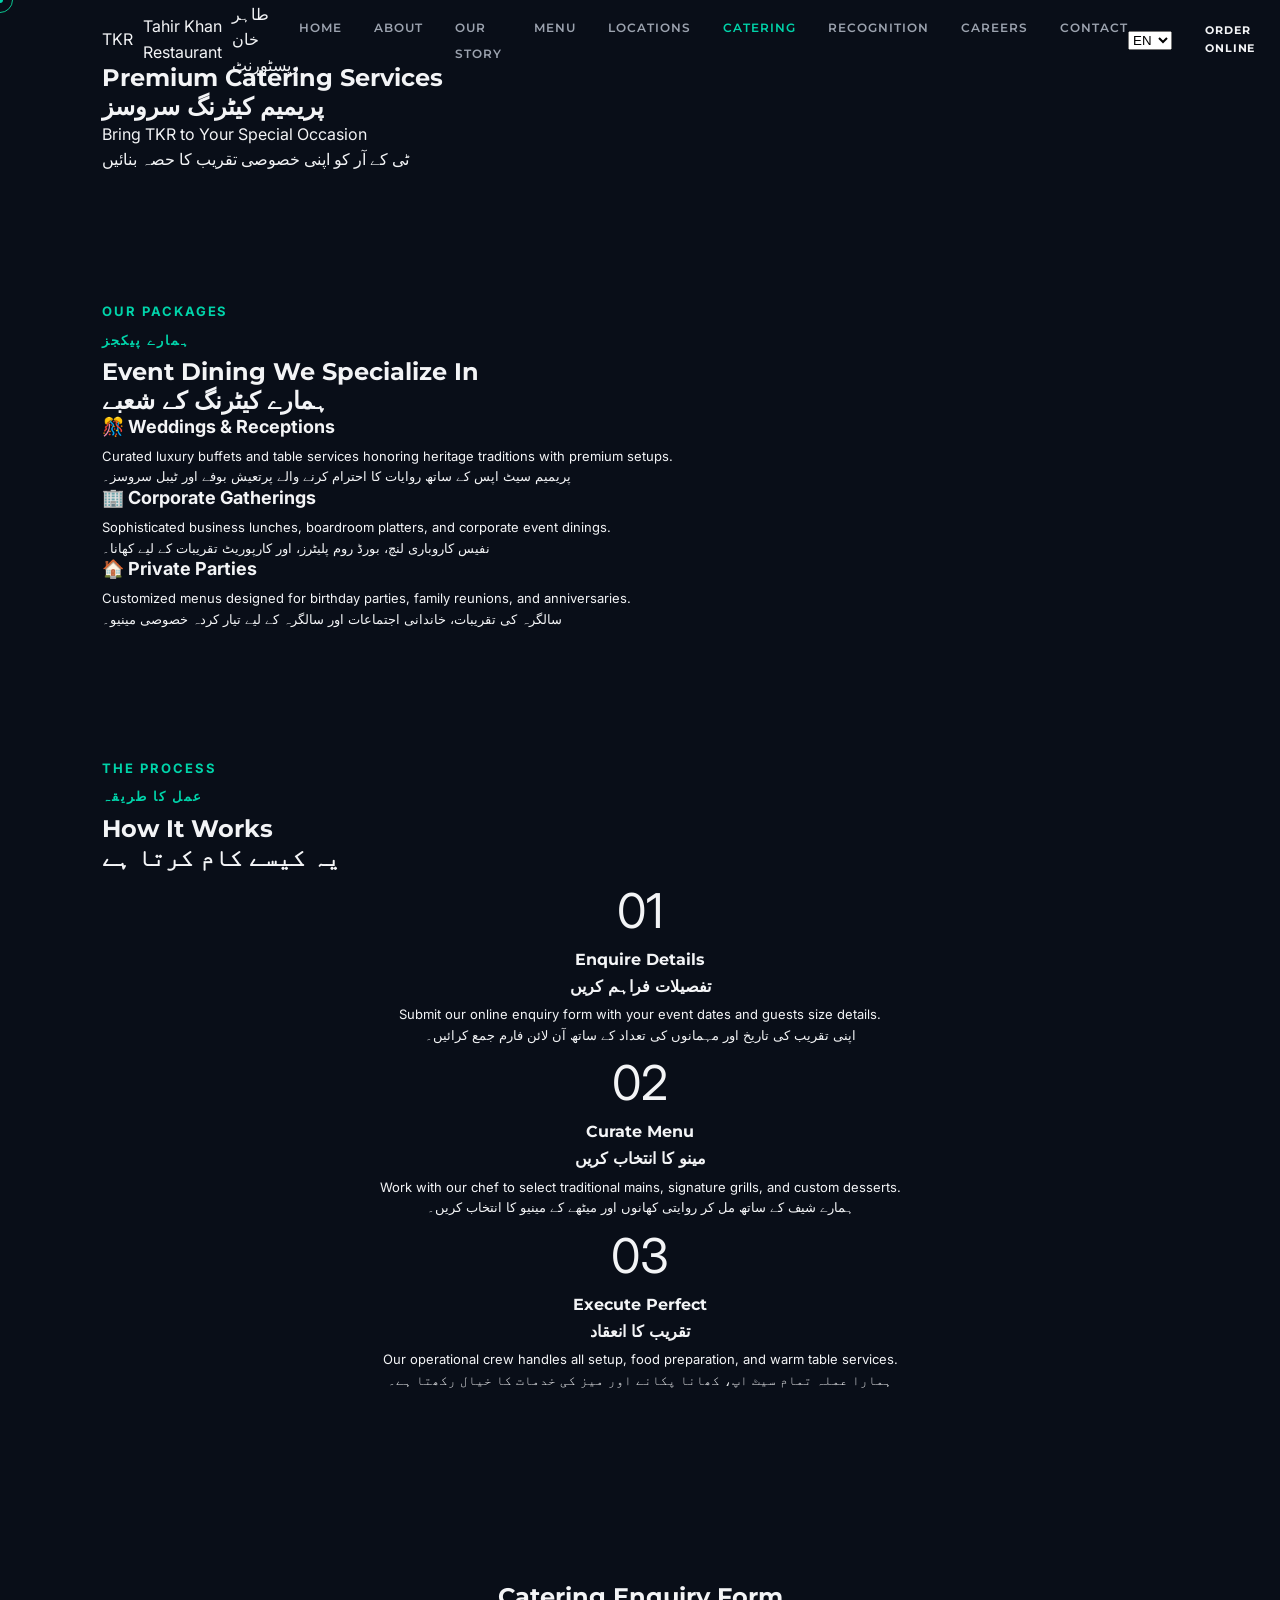
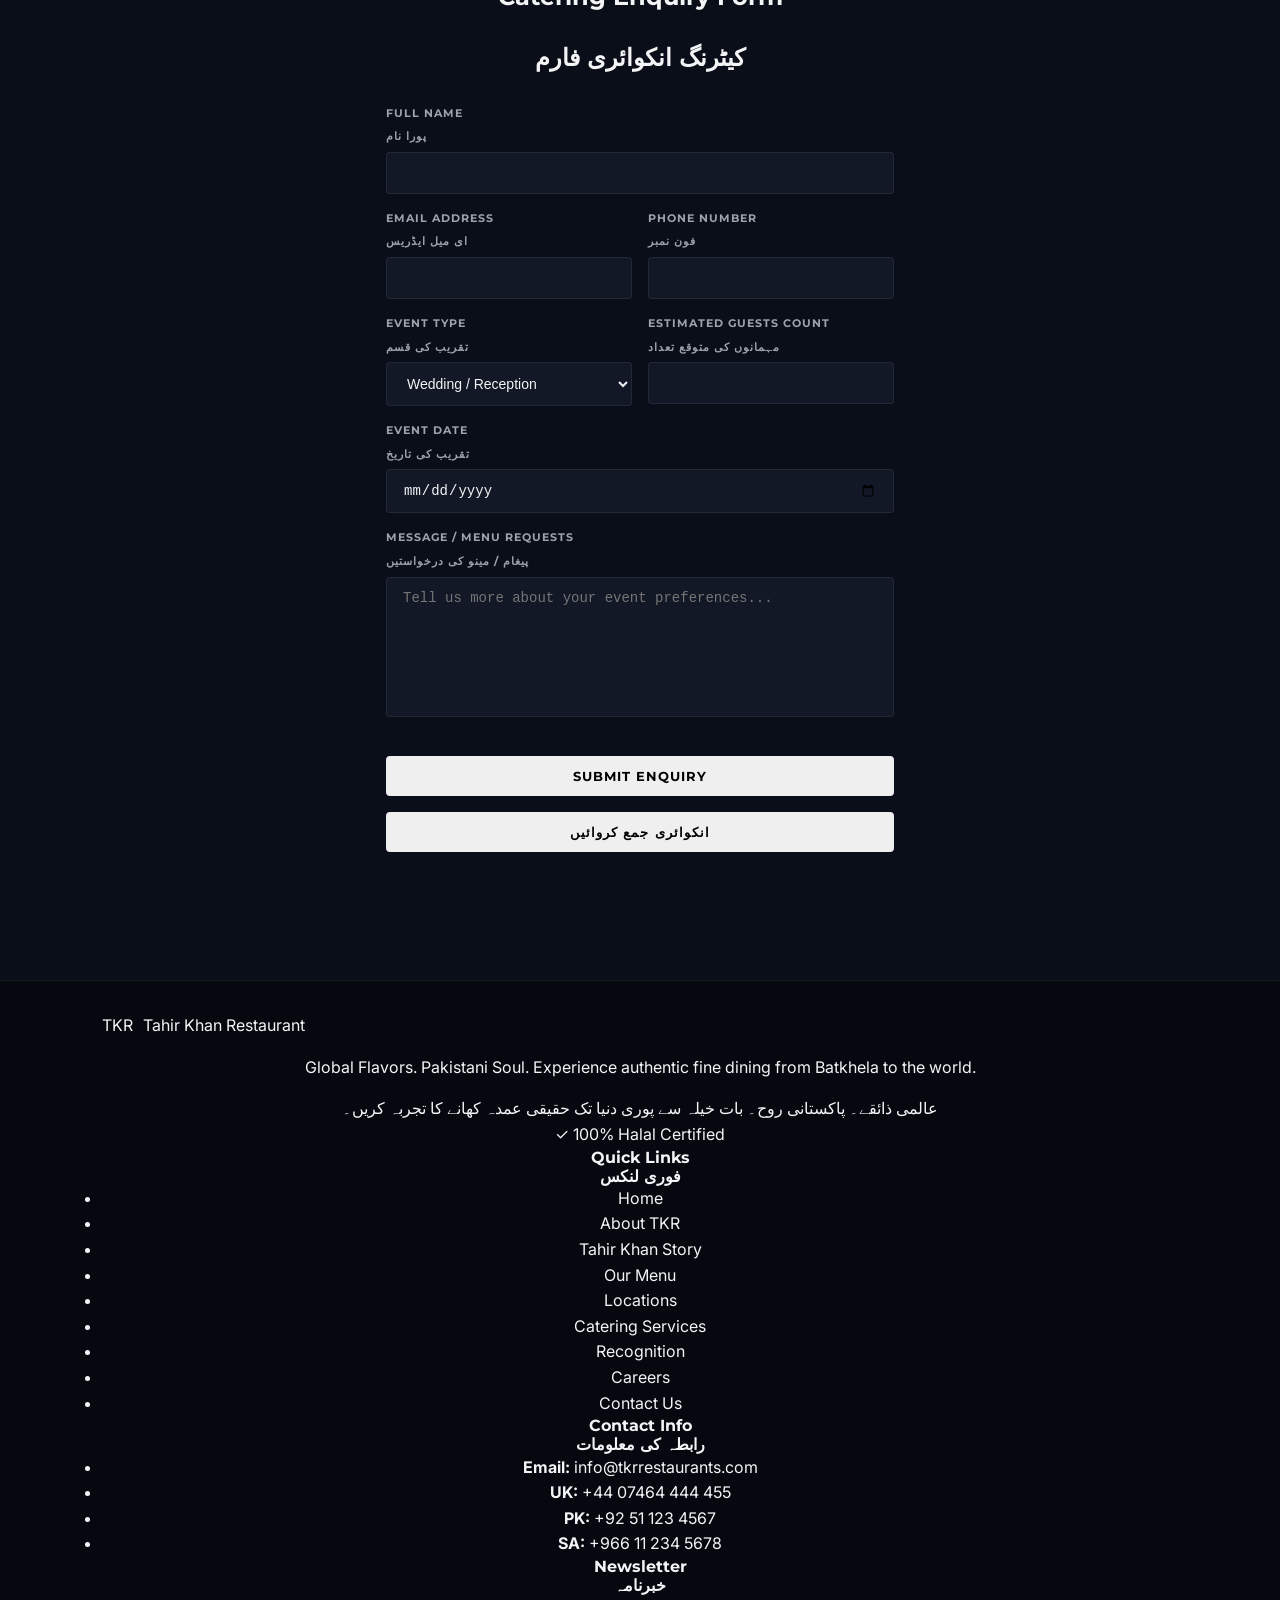
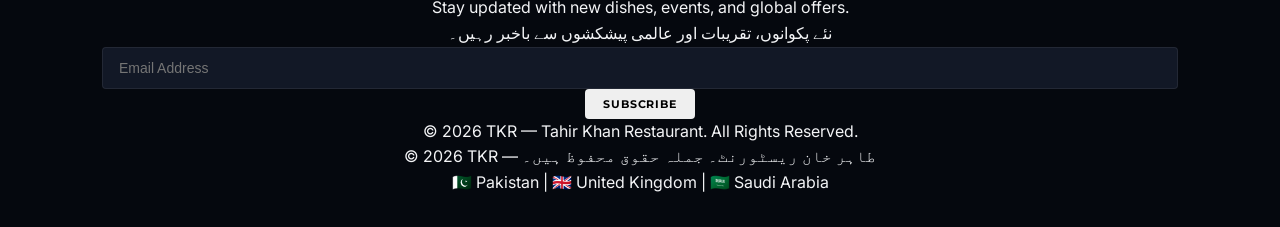
<file: catering.html>
<!DOCTYPE html>
<html lang="en">
<head>
  <meta charset="UTF-8">
  <meta name="viewport" content="width=device-width, initial-scale=1.0">
  <title>Catering Services — Tahir Khan Restaurant | Event Dining</title>
  <meta name="description" content="Bring TKR's authentic fine dining to your weddings, corporate gatherings, and private events with premium packages.">
  <link rel="icon" type="image/png" href="data:image/svg+xml,<svg xmlns=%22http://www.w3.org/2000/svg%22 viewBox=%220 0 100 100%22><text y=%22.9em%22 font-size=%2290%22 fill=%22%23C9974A%22 font-family=%22Playfair Display%22 font-weight=%22bold%22>TKR</text></svg>">
  <link rel="stylesheet" href="assets/css/style.css">
</head>
<body>

  <!-- Preloader -->
  <div id="preloader">
    <div class="preloader-logo">TKR</div>
    <div class="preloader-tagline" data-lang-content="en">Global Flavors · Pakistani Soul</div>
    <div class="preloader-tagline" data-lang-content="ur">عالمی ذائقے · پاکستانی روح</div>
  </div>

  <!-- Custom Cursors -->
  <div class="custom-cursor"></div>
  <div class="custom-cursor-dot"></div>

  <!-- Navbar -->
  <nav class="navbar">
    <div class="container navbar-container">
      <a href="index.html" class="logo">
        <span class="logo-main">TKR</span>
        <span class="logo-sub" data-lang-content="en">Tahir Khan Restaurant</span>
        <span class="logo-sub" data-lang-content="ur">طاہر خان ریسٹورنٹ</span>
      </a>
      <ul class="nav-links">
        <li><a href="index.html">Home</a></li>
        <li><a href="about.html">About</a></li>
        <li><a href="story.html">Our Story</a></li>
        <li><a href="menu.html">Menu</a></li>
        <li><a href="locations.html">Locations</a></li>
        <li><a href="catering.html" class="active">Catering</a></li>
        <li><a href="recognition.html">Recognition</a></li>
        <li><a href="careers.html">Careers</a></li>
        <li><a href="contact.html">Contact</a></li>
      </ul>
      <div class="nav-actions">
        <select class="lang-selector">
          <option value="en">EN</option>
          <option value="ur">اردو</option>
        </select>
        <a href="menu.html" class="btn btn-primary btn-compact" data-lang-content="en">Order Online</a>
        <a href="menu.html" class="btn btn-primary btn-compact" data-lang-content="ur">آن لائن آرڈر</a>
      </div>
      <button class="mobile-nav-toggle">☰</button>
    </div>
  </nav>

  <!-- Mobile Navigation Overlay -->
  <div class="mobile-nav-overlay">
    <ul class="mobile-nav-links">
      <li>
        <a href="index.html" data-lang-content="en">Home</a>
        <a href="index.html" data-lang-content="ur">ہوم</a>
      </li>
      <li>
        <a href="about.html" data-lang-content="en">About</a>
        <a href="about.html" data-lang-content="ur">ہمارے بارے میں</a>
      </li>
      <li>
        <a href="story.html" data-lang-content="en">Our Story</a>
        <a href="story.html" data-lang-content="ur">کہانی</a>
      </li>
      <li>
        <a href="menu.html" data-lang-content="en">Menu</a>
        <a href="menu.html" data-lang-content="ur">مینو</a>
      </li>
      <li>
        <a href="locations.html" data-lang-content="en">Locations</a>
        <a href="locations.html" data-lang-content="ur">مقامات</a>
      </li>
      <li>
        <a href="catering.html" class="active" data-lang-content="en">Catering</a>
        <a href="catering.html" class="active" data-lang-content="ur">کیٹرنگ</a>
      </li>
      <li>
        <a href="recognition.html" data-lang-content="en">Recognition</a>
        <a href="recognition.html" data-lang-content="ur">اعتراف</a>
      </li>
      <li>
        <a href="careers.html" data-lang-content="en">Careers</a>
        <a href="careers.html" data-lang-content="ur">ملازمتیں</a>
      </li>
      <li>
        <a href="contact.html" data-lang-content="en">Contact</a>
        <a href="contact.html" data-lang-content="ur">رابطہ کریں</a>
      </li>
    </ul>
  </div>

  <!-- Page Hero -->
  <section class="page-hero">
    <div class="container reveal">
      <h1 class="page-hero-title" data-lang-content="en">Premium Catering Services</h1>
      <h1 class="page-hero-title" data-lang-content="ur">پریمیم کیٹرنگ سروسز</h1>
      <p class="page-hero-sub" data-lang-content="en">Bring TKR to Your Special Occasion</p>
      <p class="page-hero-sub" data-lang-content="ur">ٹی کے آر کو اپنی خصوصی تقریب کا حصہ بنائیں</p>
      <div class="manuscript-divider"></div>
    </div>
  </section>

  <!-- What We Offer -->
  <section class="bg-section-dark">
    <div class="container">
      <div class="section-header reveal">
        <div class="section-eyebrow" data-lang-content="en">OUR PACKAGES</div>
        <div class="section-eyebrow" data-lang-content="ur">ہمارے پیکجز</div>
        <h2 data-lang-content="en">Event Dining We Specialize In</h2>
        <h2 data-lang-content="ur">ہمارے کیٹرنگ کے شعبے</h2>
        <div class="manuscript-divider"></div>
      </div>

      <div class="stats-grid reveal" style="grid-template-columns: repeat(3, 1fr); text-align: left; margin-bottom: var(--space-xl);">
        <!-- Service 1 -->
        <div class="card">
          <h3 style="color: var(--color-gold-primary); font-family: var(--font-body); font-size: 18px; margin-bottom: 8px;">🎊 Weddings & Receptions</h3>
          <p style="font-size: 13px;" data-lang-content="en">Curated luxury buffets and table services honoring heritage traditions with premium setups.</p>
          <p style="font-size: 13px;" data-lang-content="ur">پریمیم سیٹ اپس کے ساتھ روایات کا احترام کرنے والے پرتعیش بوفے اور ٹیبل سروسز۔</p>
        </div>

        <!-- Service 2 -->
        <div class="card">
          <h3 style="color: var(--color-gold-primary); font-family: var(--font-body); font-size: 18px; margin-bottom: 8px;">🏢 Corporate Gatherings</h3>
          <p style="font-size: 13px;" data-lang-content="en">Sophisticated business lunches, boardroom platters, and corporate event dinings.</p>
          <p style="font-size: 13px;" data-lang-content="ur">نفیس کاروباری لنچ، بورڈ روم پلیٹرز، اور کارپوریٹ تقریبات کے لیے کھانا۔</p>
        </div>

        <!-- Service 3 -->
        <div class="card">
          <h3 style="color: var(--color-gold-primary); font-family: var(--font-body); font-size: 18px; margin-bottom: 8px;">🏠 Private Parties</h3>
          <p style="font-size: 13px;" data-lang-content="en">Customized menus designed for birthday parties, family reunions, and anniversaries.</p>
          <p style="font-size: 13px;" data-lang-content="ur">سالگرہ کی تقریبات، خاندانی اجتماعات اور سالگرہ کے لیے تیار کردہ خصوصی مینیو۔</p>
        </div>
      </div>

      <!-- How it Works -->
      <div class="reveal">
        <div class="section-header">
          <div class="section-eyebrow" data-lang-content="en">THE PROCESS</div>
          <div class="section-eyebrow" data-lang-content="ur">عمل کا طریقہ</div>
          <h2 data-lang-content="en">How It Works</h2>
          <h2 data-lang-content="ur">یہ کیسے کام کرتا ہے</h2>
          <div class="manuscript-divider"></div>
        </div>

        <div class="stats-grid" style="grid-template-columns: repeat(3, 1fr); text-align: center;">
          <div>
            <div class="stat-number" style="font-size: 3rem;">01</div>
            <h3 style="color: var(--color-gold-primary); font-size: 16px; margin-bottom: 8px;" data-lang-content="en">Enquire Details</h3>
            <h3 style="color: var(--color-gold-primary); font-size: 16px; margin-bottom: 8px;" data-lang-content="ur">تفصیلات فراہم کریں</h3>
            <p style="font-size: 13px;" data-lang-content="en">Submit our online enquiry form with your event dates and guests size details.</p>
            <p style="font-size: 13px;" data-lang-content="ur">اپنی تقریب کی تاریخ اور مہمانوں کی تعداد کے ساتھ آن لائن فارم جمع کرائیں۔</p>
          </div>
          <div>
            <div class="stat-number" style="font-size: 3rem;">02</div>
            <h3 style="color: var(--color-gold-primary); font-size: 16px; margin-bottom: 8px;" data-lang-content="en">Curate Menu</h3>
            <h3 style="color: var(--color-gold-primary); font-size: 16px; margin-bottom: 8px;" data-lang-content="ur">مینو کا انتخاب کریں</h3>
            <p style="font-size: 13px;" data-lang-content="en">Work with our chef to select traditional mains, signature grills, and custom desserts.</p>
            <p style="font-size: 13px;" data-lang-content="ur">ہمارے شیف کے ساتھ مل کر روایتی کھانوں اور میٹھے کے مینیو کا انتخاب کریں۔</p>
          </div>
          <div>
            <div class="stat-number" style="font-size: 3rem;">03</div>
            <h3 style="color: var(--color-gold-primary); font-size: 16px; margin-bottom: 8px;" data-lang-content="en">Execute Perfect</h3>
            <h3 style="color: var(--color-gold-primary); font-size: 16px; margin-bottom: 8px;" data-lang-content="ur">تقریب کا انعقاد</h3>
            <p style="font-size: 13px;" data-lang-content="en">Our operational crew handles all setup, food preparation, and warm table services.</p>
            <p style="font-size: 13px;" data-lang-content="ur">ہمارا عملہ تمام سیٹ اپ، کھانا پکانے اور میز کی خدمات کا خیال رکھتا ہے۔</p>
          </div>
        </div>
      </div>
    </div>
  </section>

  <!-- Enquiry Form Section -->
  <section class="bg-section-alt">
    <div class="container" style="max-width: 700px;">
      <div class="card reveal" style="padding: var(--space-lg);">
        <h2 style="text-align: center; margin-bottom: var(--space-md);" data-lang-content="en">Catering Enquiry Form</h2>
        <h2 style="text-align: center; margin-bottom: var(--space-md);" data-lang-content="ur">کیٹرنگ انکوائری فارم</h2>
        
        <form onsubmit="event.preventDefault(); alert('Thank you for your enquiry! Our catering officer will contact you within 24 hours.'); this.reset();">
          <div class="form-group">
            <label class="form-label" data-lang-content="en">Full Name</label>
            <label class="form-label" data-lang-content="ur">پورا نام</label>
            <input type="text" class="form-control" required>
          </div>

          <div class="form-group" style="display: grid; grid-template-columns: 1fr 1fr; gap: var(--space-sm);">
            <div>
              <label class="form-label" data-lang-content="en">Email Address</label>
              <label class="form-label" data-lang-content="ur">ای میل ایڈریس</label>
              <input type="email" class="form-control" required>
            </div>
            <div>
              <label class="form-label" data-lang-content="en">Phone Number</label>
              <label class="form-label" data-lang-content="ur">فون نمبر</label>
              <input type="tel" class="form-control" required>
            </div>
          </div>

          <div class="form-group" style="display: grid; grid-template-columns: 1fr 1fr; gap: var(--space-sm);">
            <div>
              <label class="form-label" data-lang-content="en">Event Type</label>
              <label class="form-label" data-lang-content="ur">تقریب کی قسم</label>
              <select class="form-control">
                <option>Wedding / Reception</option>
                <option>Corporate Dinner</option>
                <option>Private Birthday Party</option>
                <option>Community Gathering</option>
              </select>
            </div>
            <div>
              <label class="form-label" data-lang-content="en">Estimated Guests Count</label>
              <label class="form-label" data-lang-content="ur">مہمانوں کی متوقع تعداد</label>
              <input type="number" class="form-control" min="10" required>
            </div>
          </div>

          <div class="form-group">
            <label class="form-label" data-lang-content="en">Event Date</label>
            <label class="form-label" data-lang-content="ur">تقریب کی تاریخ</label>
            <input type="date" class="form-control" required>
          </div>

          <div class="form-group">
            <label class="form-label" data-lang-content="en">Message / Menu Requests</label>
            <label class="form-label" data-lang-content="ur">پیغام / مینو کی درخواستیں</label>
            <textarea class="form-control" placeholder="Tell us more about your event preferences..."></textarea>
          </div>

          <button type="submit" class="btn btn-primary" style="width: 100%; margin-top: var(--space-sm);" data-lang-content="en">Submit Enquiry</button>
          <button type="submit" class="btn btn-primary" style="width: 100%; margin-top: var(--space-sm);" data-lang-content="ur">انکوائری جمع کروائیں</button>
        </form>
      </div>
    </div>
  </section>

  <!-- Footer -->
  <footer class="footer">
    <div class="container">
      <div class="footer-grid">
        <div class="footer-col">
          <a href="index.html" class="logo" style="margin-bottom: var(--space-sm);">
            <span class="logo-main">TKR</span>
            <span class="logo-sub">Tahir Khan Restaurant</span>
          </a>
          <p data-lang-content="en" style="margin-top: var(--space-sm);">Global Flavors. Pakistani Soul. Experience authentic fine dining from Batkhela to the world.</p>
          <p data-lang-content="ur" style="margin-top: var(--space-sm);">عالمی ذائقے۔ پاکستانی روح۔ بات خیلہ سے پوری دنیا تک حقیقی عمدہ کھانے کا تجربہ کریں۔</p>
          <div class="badge badge-halal">✓ 100% Halal Certified</div>
        </div>
        <div class="footer-col">
          <h4 class="footer-col-title" data-lang-content="en">Quick Links</h4>
          <h4 class="footer-col-title" data-lang-content="ur">فوری لنکس</h4>
          <ul class="footer-links">
            <li><a href="index.html">Home</a></li>
            <li><a href="about.html">About TKR</a></li>
            <li><a href="story.html">Tahir Khan Story</a></li>
            <li><a href="menu.html">Our Menu</a></li>
            <li><a href="locations.html">Locations</a></li>
            <li><a href="catering.html">Catering Services</a></li>
            <li><a href="recognition.html">Recognition</a></li>
            <li><a href="careers.html">Careers</a></li>
            <li><a href="contact.html">Contact Us</a></li>
          </ul>
        </div>
        <div class="footer-col">
          <h4 class="footer-col-title" data-lang-content="en">Contact Info</h4>
          <h4 class="footer-col-title" data-lang-content="ur">رابطہ کی معلومات</h4>
          <ul class="footer-links" style="gap: 12px;">
            <li><strong>Email:</strong> info@tkrrestaurants.com</li>
            <li><strong>UK:</strong> +44 07464 444 455</li>
            <li><strong>PK:</strong> +92 51 123 4567</li>
            <li><strong>SA:</strong> +966 11 234 5678</li>
          </ul>
        </div>
        <div class="footer-col">
          <h4 class="footer-col-title" data-lang-content="en">Newsletter</h4>
          <h4 class="footer-col-title" data-lang-content="ur">خبرنامہ</h4>
          <p data-lang-content="en">Stay updated with new dishes, events, and global offers.</p>
          <p data-lang-content="ur">نئے پکوانوں، تقریبات اور عالمی پیشکشوں سے باخبر رہیں۔</p>
          <form class="newsletter-form" onsubmit="event.preventDefault(); alert('Subscribed successfully!');">
            <input type="email" class="form-control" placeholder="Email Address" required>
            <button type="submit" class="btn btn-primary btn-compact">Subscribe</button>
          </form>
        </div>
      </div>
      <div class="footer-bottom">
        <div data-lang-content="en">© 2026 TKR — Tahir Khan Restaurant. All Rights Reserved.</div>
        <div data-lang-content="ur">© 2026 TKR — طاہر خان ریسٹورنٹ۔ جملہ حقوق محفوظ ہیں۔</div>
        <div class="footer-countries">
          <span>🇵🇰 Pakistan</span> | <span>🇬🇧 United Kingdom</span> | <span>🇸🇦 Saudi Arabia</span>
        </div>
      </div>
    </div>
  </footer>

  <!-- Scripts -->
  <script src="assets/js/main.js"></script>
</body>
</html>
</file>
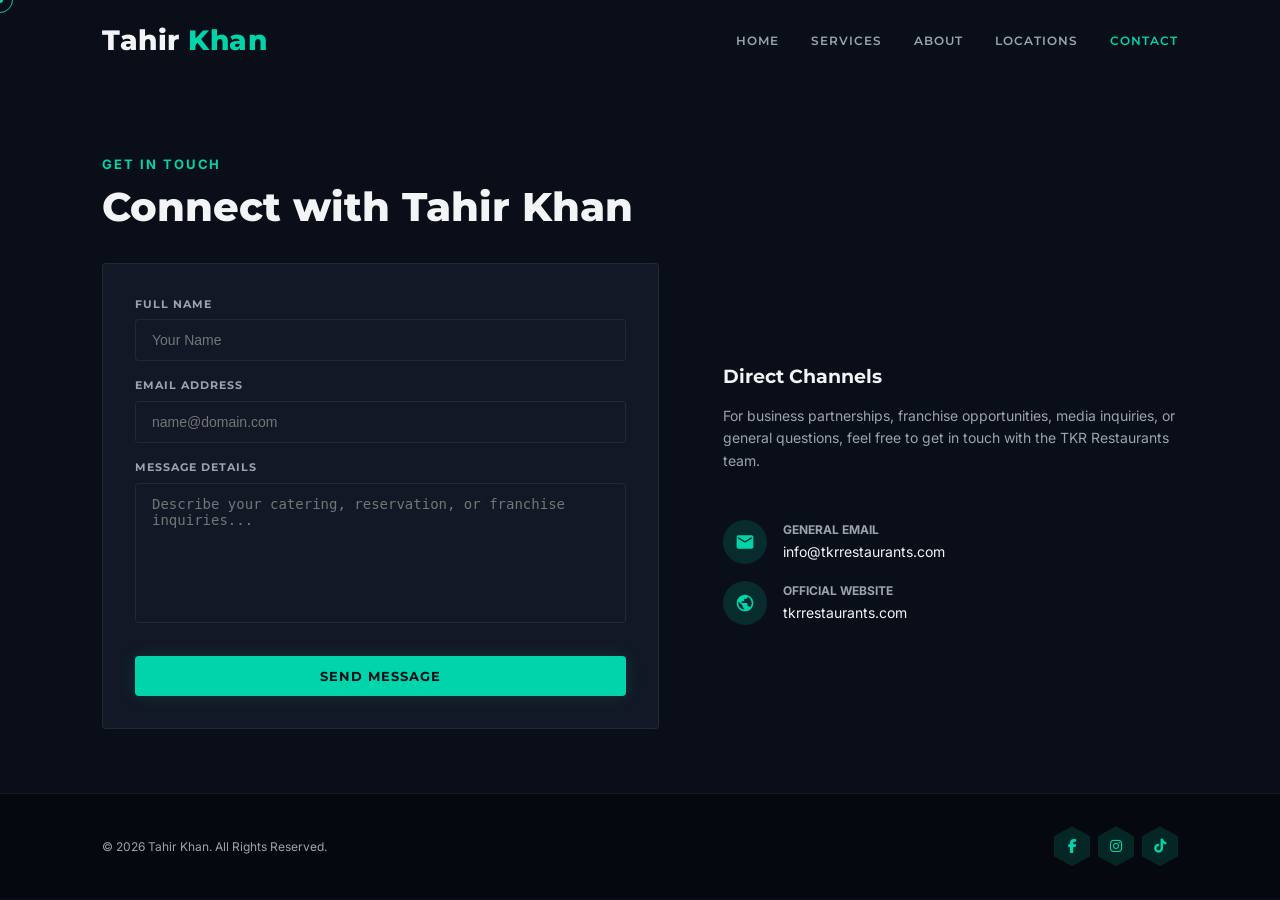
<file: contact.html>
<!DOCTYPE html>
<html lang="en">
<head>
  <meta charset="UTF-8">
  <meta name="viewport" content="width=device-width, initial-scale=1.0">
  <title>Contact | TKR Restaurants | Get In Touch with Tahir Khan</title>
  <meta name="description" content="Contact Tahir Khan and TKR Restaurants for business partnerships, franchise opportunities, catering, reservations, and media inquiries.">
  <link rel="icon" type="image/svg+xml" href="data:image/svg+xml,<svg xmlns=%22http://www.w3.org/2000/svg%22 viewBox=%220 0 100 100%22><text y=%22.9em%22 font-size=%2290%22 fill=%22%2300d4aa%22>TK</text></svg>">
  <link rel="stylesheet" href="assets/css/style.css">
  <link rel="stylesheet" href="https://cdnjs.cloudflare.com/ajax/libs/font-awesome/6.4.0/css/all.min.css">
</head>
<body>

  <!-- Preloader -->
  <div id="preloader">
    <div class="preloader-logo">Tahir Khan<span>.</span></div>
    <div class="preloader-tagline">Authentic Pakistani Hospitality</div>
  </div>

  <!-- Custom Cursor -->
  <div class="custom-cursor"></div>
  <div class="custom-cursor-dot"></div>

  <!-- Navbar -->
  <nav class="navbar">
    <div class="container navbar-container">
      <a href="index.html" class="logo"><span class="logo-text">Tahir <span>Khan</span></span></a>
      <ul class="nav-links">
        <li><a href="index.html">Home</a></li>
        <li><a href="services.html">Services</a></li>
        <li><a href="about.html">About</a></li>
        <li><a href="locations.html">Locations</a></li>
        <li><a href="contact.html">Contact</a></li>
      </ul>
      <button class="mobile-nav-toggle">☰</button>
    </div>
  </nav>

  <!-- Mobile Menu -->
  <div class="mobile-nav-overlay">
    <ul class="mobile-nav-links">
      <li><a href="index.html">Home</a></li>
      <li><a href="services.html">Services</a></li>
      <li><a href="about.html">About</a></li>
      <li><a href="locations.html">Locations</a></li>
      <li><a href="contact.html">Contact</a></li>
    </ul>
  </div>

  <!-- Contact Section -->
  <section id="contact" class="page-top-section reveal active">
    <div class="container">
      <div class="section-eyebrow">Get In Touch</div>
      <h1 class="section-title">Connect with Tahir Khan</h1>
      <div class="contact-grid">
        <!-- Contact Form -->
        <div class="service-card" style="align-items: stretch; text-align: left; padding: var(--space-md);">
          <form id="contactForm">
            <input type="hidden" name="access_key" value="92189387-950b-4158-be5f-1bc64a69b90e">
            <input type="hidden" name="subject" value="New Contact Form Submission - Tahir Khan Portfolio">
            <input type="checkbox" name="botcheck" style="display: none;">
            <div class="form-group">
              <label class="form-label">Full Name</label>
              <input type="text" name="name" class="form-control" placeholder="Your Name" required>
            </div>
            <div class="form-group">
              <label class="form-label">Email Address</label>
              <input type="email" name="email" class="form-control" placeholder="name@domain.com" required>
            </div>
            <div class="form-group">
              <label class="form-label">Message Details</label>
              <textarea name="message" class="form-control" placeholder="Describe your catering, reservation, or franchise inquiries..." required></textarea>
            </div>
            <button type="submit" class="btn btn-teal" style="width: 100%; margin-top: 10px;">Send Message</button>
          </form>
        </div>
        <!-- Direct Channels -->
        <div style="display: flex; flex-direction: column; justify-content: center;">
          <h3 style="margin-bottom: var(--space-sm);">Direct Channels</h3>
          <p style="color: var(--color-text-muted); font-size: 14px; margin-bottom: var(--space-sm);">For business partnerships, franchise opportunities, media inquiries, or general questions, feel free to get in touch with the TKR Restaurants team.</p>
          <ul class="contact-info-list">
            <li class="contact-info-item">
              <div class="contact-info-icon">
                <svg viewBox="0 0 24 24"><path d="M20 4H4c-1.1 0-1.99.9-1.99 2L2 18c0 1.1.9 2 2 2h16c1.1 0 2-.9 2-2V6c0-1.1-.9-2-2-2zm0 4l-8 5-8-5V6l8 5 8-5v2z"/></svg>
              </div>
              <div class="contact-info-content">
                <strong>General Email</strong>
                <span><a href="mailto:info@tkrrestaurants.com">info@tkrrestaurants.com</a></span>
              </div>
            </li>
            <li class="contact-info-item">
              <div class="contact-info-icon">
                <svg viewBox="0 0 24 24"><path d="M12 2C6.48 2 2 6.48 2 12s4.48 10 10 10 10-4.48 10-10S17.52 2 12 2zm-1 17.93c-3.95-.49-7-3.85-7-7.93 0-.62.08-1.21.21-1.79L9 15v1c0 1.1.9 2 2 2v1.93zm6.9-2.54c-.26-.81-1-1.39-1.9-1.39h-1v-3c0-.55-.45-1-1-1H8v-2h2c.55 0 1-.45 1-1V7h2c1.1 0 2-.9 2-2v-.41c2.93 1.19 5 4.06 5 7.41 0 2.08-.8 3.97-2.1 5.39z"/></svg>
              </div>
              <div class="contact-info-content">
                <strong>Official Website</strong>
                <span><a href="https://tkrrestaurants.com" target="_blank" rel="noopener noreferrer">tkrrestaurants.com</a></span>
              </div>
            </li>
          </ul>
        </div>
      </div>
    </div>
  </section>

  <!-- Footer -->
  <footer class="footer">
    <div class="container footer-container">
      <div class="footer-copy">© 2026 Tahir Khan. All Rights Reserved.</div>
      <div class="social-hex-grid">
        <a href="https://www.facebook.com/TahirKhanRestaurant/" target="_blank" class="social-hex-icon" aria-label="Facebook" rel="noopener noreferrer"><i class="fa-brands fa-facebook-f"></i></a>
        <a href="https://www.instagram.com/tahirkhanofficials/?hl=en" target="_blank" class="social-hex-icon" aria-label="Instagram" rel="noopener noreferrer"><i class="fa-brands fa-instagram"></i></a>
        <a href="https://www.tiktok.com/@tahirkhanrestaurant?is_from_webapp=1&sender_device=pc" target="_blank" class="social-hex-icon" aria-label="TikTok" rel="noopener noreferrer"><i class="fa-brands fa-tiktok"></i></a>
      </div>
    </div>
  </footer>

  <script src="assets/js/main.js"></script>
</body>
</html>
</file>
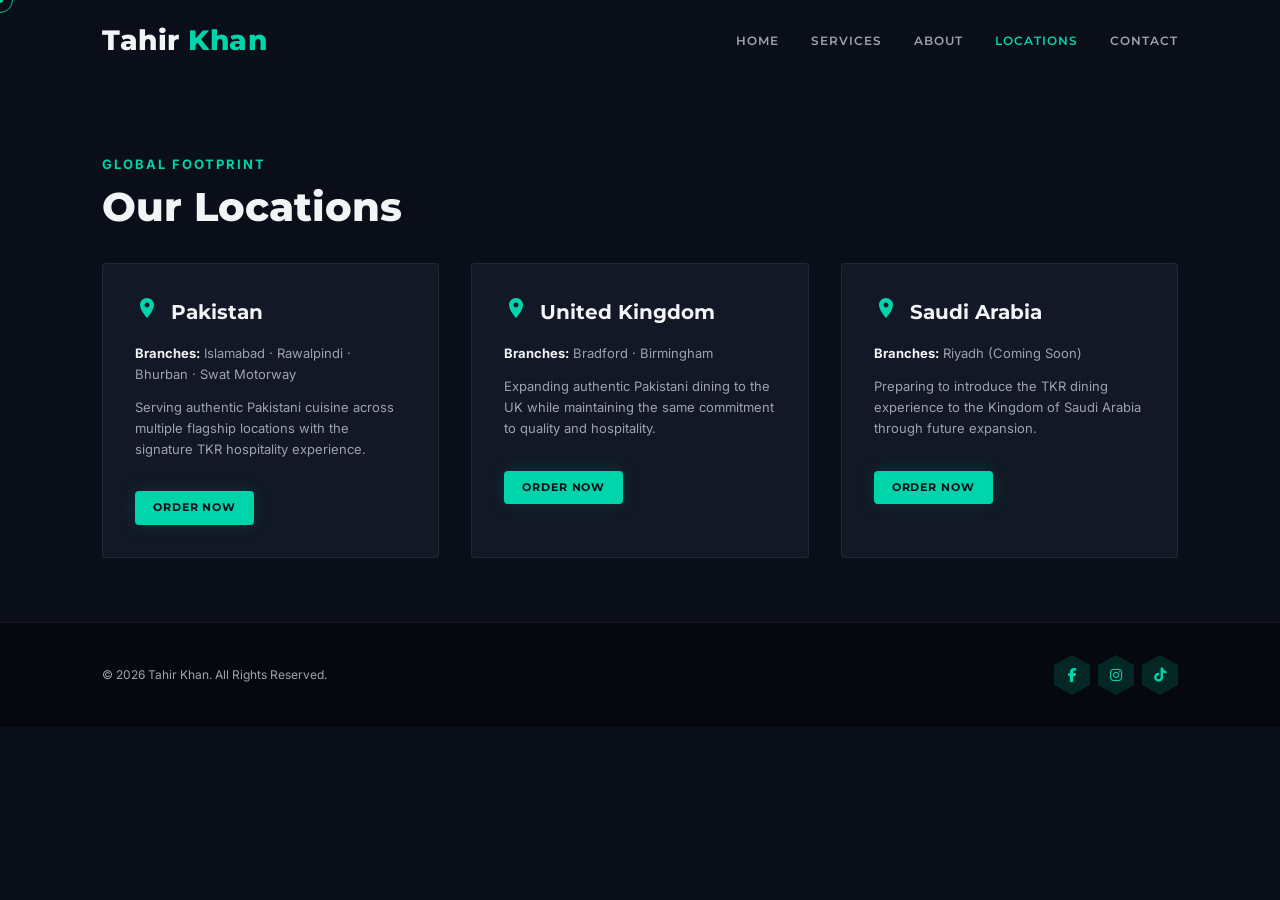
<file: locations.html>
<!DOCTYPE html>
<html lang="en">
<head>
  <meta charset="UTF-8">
  <meta name="viewport" content="width=device-width, initial-scale=1.0">
  <title>Locations | TKR Restaurants | Pakistan, UK & Saudi Arabia</title>
  <meta name="description" content="TKR Restaurants locations across Pakistan (Islamabad, Rawalpindi, Bhurban, Swat), United Kingdom (Bradford, Birmingham), and upcoming Saudi Arabia expansion.">
  <link rel="icon" type="image/svg+xml" href="data:image/svg+xml,<svg xmlns=%22http://www.w3.org/2000/svg%22 viewBox=%220 0 100 100%22><text y=%22.9em%22 font-size=%2290%22 fill=%22%2300d4aa%22>TK</text></svg>">
  <link rel="stylesheet" href="assets/css/style.css">
  <link rel="stylesheet" href="https://cdnjs.cloudflare.com/ajax/libs/font-awesome/6.4.0/css/all.min.css">
</head>
<body>

  <!-- Preloader -->
  <div id="preloader">
    <div class="preloader-logo">Tahir Khan<span>.</span></div>
    <div class="preloader-tagline">Authentic Pakistani Hospitality</div>
  </div>

  <!-- Custom Cursor -->
  <div class="custom-cursor"></div>
  <div class="custom-cursor-dot"></div>

  <!-- Navbar -->
  <nav class="navbar">
    <div class="container navbar-container">
      <a href="index.html" class="logo"><span class="logo-text">Tahir <span>Khan</span></span></a>
      <ul class="nav-links">
        <li><a href="index.html">Home</a></li>
        <li><a href="services.html">Services</a></li>
        <li><a href="about.html">About</a></li>
        <li><a href="locations.html">Locations</a></li>
        <li><a href="contact.html">Contact</a></li>
      </ul>
      <button class="mobile-nav-toggle">☰</button>
    </div>
  </nav>

  <!-- Mobile Menu -->
  <div class="mobile-nav-overlay">
    <ul class="mobile-nav-links">
      <li><a href="index.html">Home</a></li>
      <li><a href="services.html">Services</a></li>
      <li><a href="about.html">About</a></li>
      <li><a href="locations.html">Locations</a></li>
      <li><a href="contact.html">Contact</a></li>
    </ul>
  </div>

  <!-- Locations Section -->
  <section id="locations" class="page-top-section reveal active">
    <div class="container">
      <div class="section-eyebrow">Global Footprint</div>
      <h1 class="section-title">Our Locations</h1>
      <div class="locations-grid">
        <!-- Pakistan -->
        <div class="location-card">
          <div class="location-header">
            <div class="location-icon-container">
              <svg viewBox="0 0 24 24"><path d="M12 2C8.13 2 5 5.13 5 9c0 5.25 7 13 7 13s7-7.75 7-13c0-3.87-3.13-7-7-7zm0 9.5c-1.38 0-2.5-1.12-2.5-2.5s1.12-2.5 2.5-2.5 2.5 1.12 2.5 2.5-1.12 2.5-2.5 2.5z"/></svg>
            </div>
            <h3 class="location-title">Pakistan</h3>
          </div>
          <ul class="location-details">
            <li><strong>Branches:</strong> Islamabad · Rawalpindi · Bhurban · Swat Motorway</li>
            <li class="location-desc">Serving authentic Pakistani cuisine across multiple flagship locations with the signature TKR hospitality experience.</li>
          </ul>
          <a href="contact.html" class="btn btn-teal btn-compact">Order Now</a>
        </div>
        <!-- United Kingdom -->
        <div class="location-card">
          <div class="location-header">
            <div class="location-icon-container">
              <svg viewBox="0 0 24 24"><path d="M12 2C8.13 2 5 5.13 5 9c0 5.25 7 13 7 13s7-7.75 7-13c0-3.87-3.13-7-7-7zm0 9.5c-1.38 0-2.5-1.12-2.5-2.5s1.12-2.5 2.5-2.5 2.5 1.12 2.5 2.5-1.12 2.5-2.5 2.5z"/></svg>
            </div>
            <h3 class="location-title">United Kingdom</h3>
          </div>
          <ul class="location-details">
            <li><strong>Branches:</strong> Bradford · Birmingham</li>
            <li class="location-desc">Expanding authentic Pakistani dining to the UK while maintaining the same commitment to quality and hospitality.</li>
          </ul>
          <a href="contact.html" class="btn btn-teal btn-compact">Order Now</a>
        </div>
        <!-- Saudi Arabia -->
        <div class="location-card">
          <div class="location-header">
            <div class="location-icon-container">
              <svg viewBox="0 0 24 24"><path d="M12 2C8.13 2 5 5.13 5 9c0 5.25 7 13 7 13s7-7.75 7-13c0-3.87-3.13-7-7-7zm0 9.5c-1.38 0-2.5-1.12-2.5-2.5s1.12-2.5 2.5-2.5 2.5 1.12 2.5 2.5-1.12 2.5-2.5 2.5z"/></svg>
            </div>
            <h3 class="location-title">Saudi Arabia</h3>
          </div>
          <ul class="location-details">
            <li><strong>Branches:</strong> Riyadh (Coming Soon)</li>
            <li class="location-desc">Preparing to introduce the TKR dining experience to the Kingdom of Saudi Arabia through future expansion.</li>
          </ul>
          <a href="contact.html" class="btn btn-teal btn-compact">Order Now</a>
        </div>
      </div>
    </div>
  </section>

  <!-- Footer -->
  <footer class="footer">
    <div class="container footer-container">
      <div class="footer-copy">© 2026 Tahir Khan. All Rights Reserved.</div>
      <div class="social-hex-grid">
        <a href="https://www.facebook.com/TahirKhanRestaurant/" target="_blank" class="social-hex-icon" aria-label="Facebook" rel="noopener noreferrer"><i class="fa-brands fa-facebook-f"></i></a>
        <a href="https://www.instagram.com/tahirkhanofficials/?hl=en" target="_blank" class="social-hex-icon" aria-label="Instagram" rel="noopener noreferrer"><i class="fa-brands fa-instagram"></i></a>
        <a href="https://www.tiktok.com/@tahirkhanrestaurant?is_from_webapp=1&sender_device=pc" target="_blank" class="social-hex-icon" aria-label="TikTok" rel="noopener noreferrer"><i class="fa-brands fa-tiktok"></i></a>
      </div>
    </div>
  </footer>

  <script src="assets/js/main.js"></script>
</body>
</html>
</file>
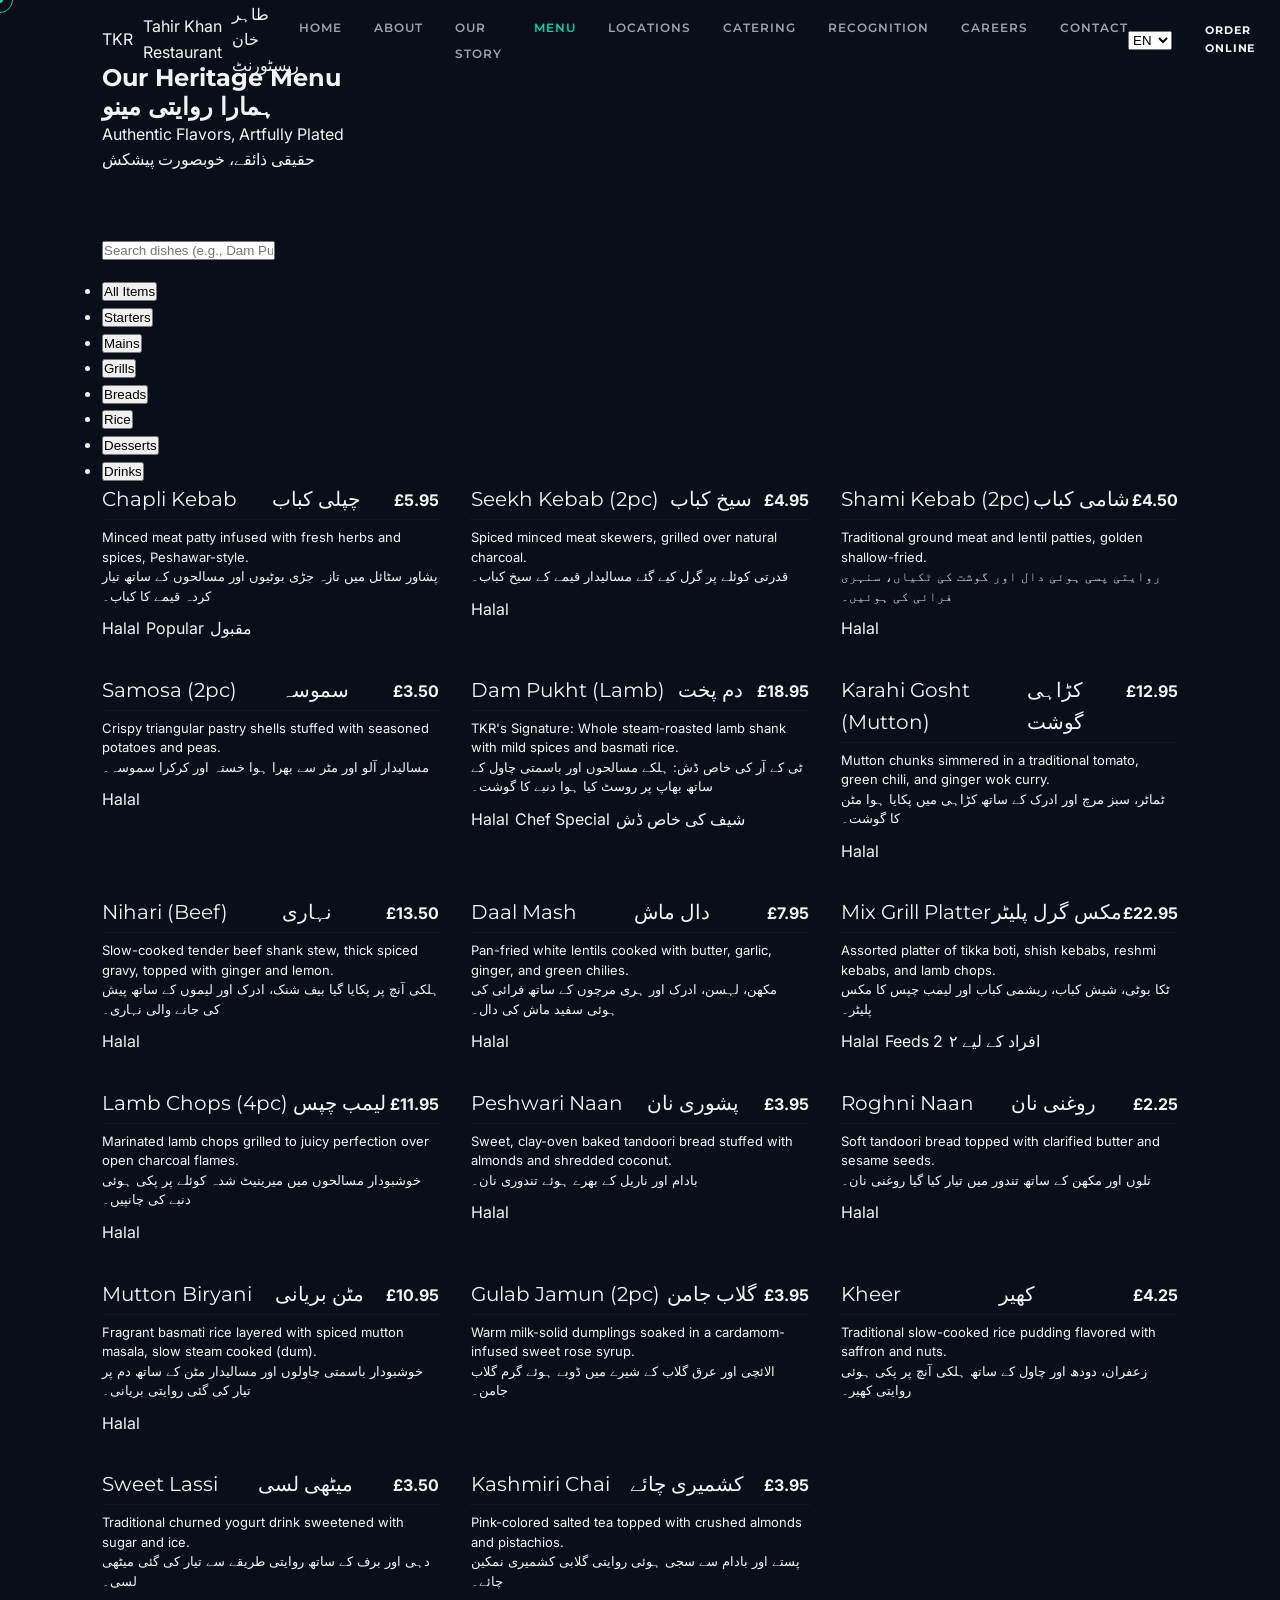
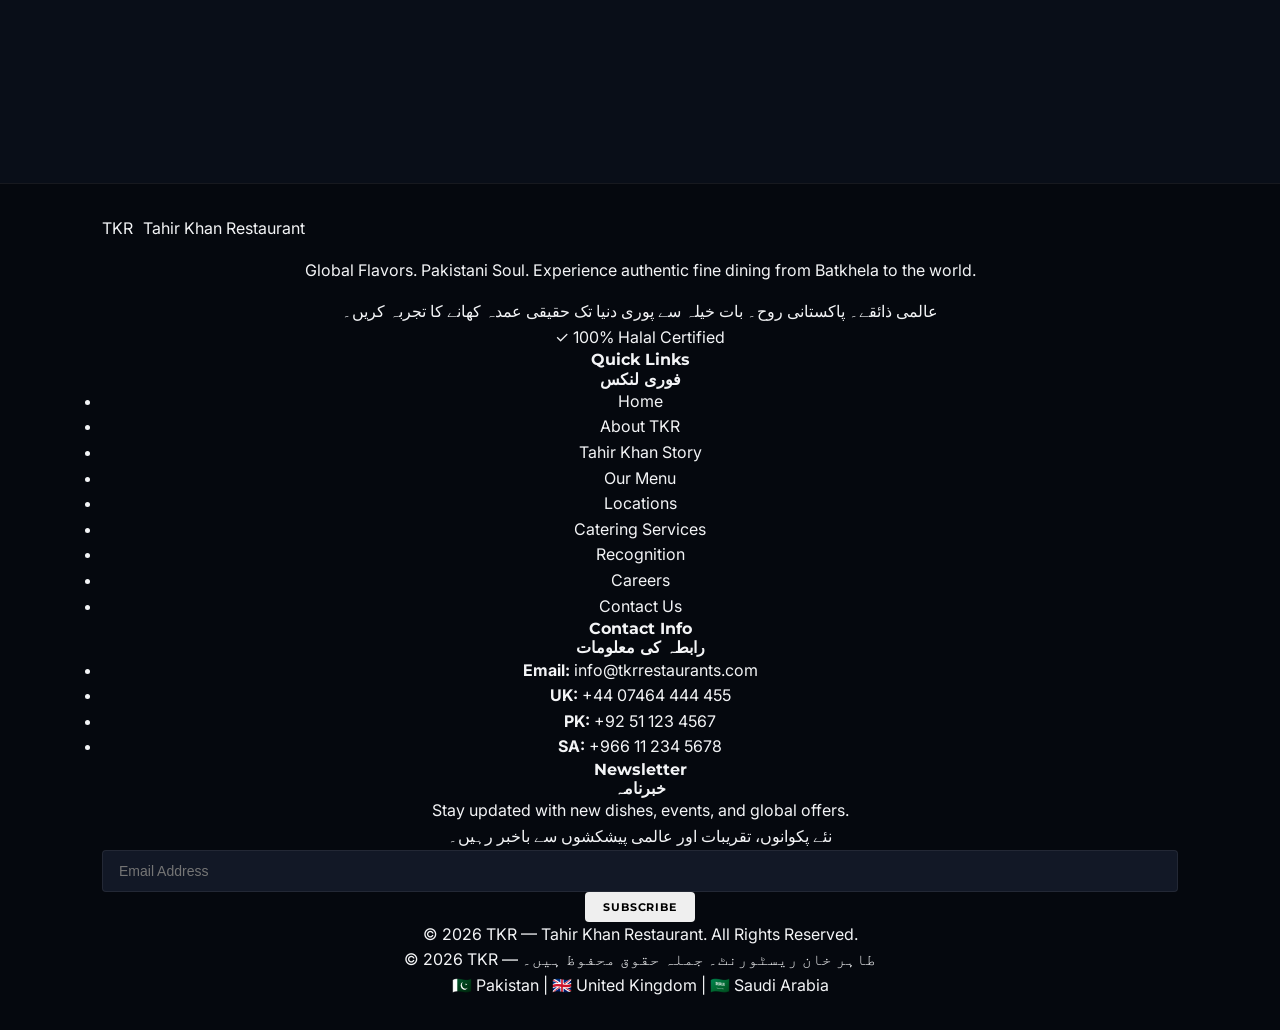
<file: menu.html>
<!DOCTYPE html>
<html lang="en">
<head>
  <meta charset="UTF-8">
  <meta name="viewport" content="width=device-width, initial-scale=1.0">
  <title>Our Menu — Tahir Khan Restaurant | Heritage Culinary Catalog</title>
  <meta name="description" content="Discover TKR's authentic Pakistani menu featuring traditional starters, clay pot handis, tandoori breads, and the signature Dam Pukht.">
  <link rel="icon" type="image/png" href="data:image/svg+xml,<svg xmlns=%22http://www.w3.org/2000/svg%22 viewBox=%220 0 100 100%22><text y=%22.9em%22 font-size=%2290%22 fill=%22%23C9974A%22 font-family=%22Playfair Display%22 font-weight=%22bold%22>TKR</text></svg>">
  <link rel="stylesheet" href="assets/css/style.css">
  <style>
    /* Inline adjustment for menu page items display */
    .menu-grid {
      display: grid;
      grid-template-columns: repeat(auto-fill, minmax(300px, 1fr));
      gap: var(--space-md);
      margin-bottom: var(--space-xl);
    }
    .menu-item-card {
      transition: all 0.4s cubic-bezier(0.165, 0.84, 0.44, 1);
    }
    .menu-item-header {
      display: flex;
      justify-content: space-between;
      align-items: baseline;
      margin-bottom: 8px;
      border-bottom: 1px dotted var(--color-border);
      padding-bottom: 4px;
    }
    .menu-item-title {
      font-family: var(--font-display);
      font-size: 1.25rem;
      color: var(--color-gold-primary);
    }
    .menu-item-price {
      font-family: var(--font-body);
      font-weight: 700;
      color: var(--color-cream);
    }
    .menu-item-desc {
      font-size: 13px;
      color: var(--color-cream-muted);
      line-height: 1.5;
    }
    .menu-item-badges {
      margin-top: 10px;
      display: flex;
      gap: 6px;
    }
  </style>
</head>
<body>

  <!-- Preloader -->
  <div id="preloader">
    <div class="preloader-logo">TKR</div>
    <div class="preloader-tagline" data-lang-content="en">Global Flavors · Pakistani Soul</div>
    <div class="preloader-tagline" data-lang-content="ur">عالمی ذائقے · پاکستانی روح</div>
  </div>

  <!-- Custom Cursors -->
  <div class="custom-cursor"></div>
  <div class="custom-cursor-dot"></div>

  <!-- Navbar -->
  <nav class="navbar">
    <div class="container navbar-container">
      <a href="index.html" class="logo">
        <span class="logo-main">TKR</span>
        <span class="logo-sub" data-lang-content="en">Tahir Khan Restaurant</span>
        <span class="logo-sub" data-lang-content="ur">طاہر خان ریسٹورنٹ</span>
      </a>
      <ul class="nav-links">
        <li><a href="index.html">Home</a></li>
        <li><a href="about.html">About</a></li>
        <li><a href="story.html">Our Story</a></li>
        <li><a href="menu.html" class="active">Menu</a></li>
        <li><a href="locations.html">Locations</a></li>
        <li><a href="catering.html">Catering</a></li>
        <li><a href="recognition.html">Recognition</a></li>
        <li><a href="careers.html">Careers</a></li>
        <li><a href="contact.html">Contact</a></li>
      </ul>
      <div class="nav-actions">
        <select class="lang-selector">
          <option value="en">EN</option>
          <option value="ur">اردو</option>
        </select>
        <a href="menu.html" class="btn btn-primary btn-compact" data-lang-content="en">Order Online</a>
        <a href="menu.html" class="btn btn-primary btn-compact" data-lang-content="ur">آن لائن آرڈر</a>
      </div>
      <button class="mobile-nav-toggle">☰</button>
    </div>
  </nav>

  <!-- Mobile Navigation Overlay -->
  <div class="mobile-nav-overlay">
    <ul class="mobile-nav-links">
      <li>
        <a href="index.html" data-lang-content="en">Home</a>
        <a href="index.html" data-lang-content="ur">ہوم</a>
      </li>
      <li>
        <a href="about.html" data-lang-content="en">About</a>
        <a href="about.html" data-lang-content="ur">ہمارے بارے میں</a>
      </li>
      <li>
        <a href="story.html" data-lang-content="en">Our Story</a>
        <a href="story.html" data-lang-content="ur">کہانی</a>
      </li>
      <li>
        <a href="menu.html" class="active" data-lang-content="en">Menu</a>
        <a href="menu.html" class="active" data-lang-content="ur">مینو</a>
      </li>
      <li>
        <a href="locations.html" data-lang-content="en">Locations</a>
        <a href="locations.html" data-lang-content="ur">مقامات</a>
      </li>
      <li>
        <a href="catering.html" data-lang-content="en">Catering</a>
        <a href="catering.html" data-lang-content="ur">کیٹرنگ</a>
      </li>
      <li>
        <a href="recognition.html" data-lang-content="en">Recognition</a>
        <a href="recognition.html" data-lang-content="ur">اعتراف</a>
      </li>
      <li>
        <a href="careers.html" data-lang-content="en">Careers</a>
        <a href="careers.html" data-lang-content="ur">ملازمتیں</a>
      </li>
      <li>
        <a href="contact.html" data-lang-content="en">Contact</a>
        <a href="contact.html" data-lang-content="ur">رابطہ کریں</a>
      </li>
    </ul>
  </div>

  <!-- Page Hero -->
  <section class="page-hero">
    <div class="container reveal">
      <h1 class="page-hero-title" data-lang-content="en">Our Heritage Menu</h1>
      <h1 class="page-hero-title" data-lang-content="ur">ہمارا روایتی مینو</h1>
      <p class="page-hero-sub" data-lang-content="en">Authentic Flavors, Artfully Plated</p>
      <p class="page-hero-sub" data-lang-content="ur">حقیقی ذائقے، خوبصورت پیشکش</p>
      <div class="manuscript-divider"></div>
    </div>
  </section>

  <!-- Sticky Category Filter & Search -->
  <div class="filter-bar">
    <div class="container" style="display: flex; flex-direction: column; gap: var(--space-sm);">
      <div class="menu-search-container">
        <input type="text" class="menu-search-input" placeholder="Search dishes (e.g., Dam Pukht, Kebab)...">
      </div>
      <ul class="filter-buttons">
        <li><button class="filter-btn active" data-filter="all">All Items</button></li>
        <li><button class="filter-btn" data-filter="starters">Starters</button></li>
        <li><button class="filter-btn" data-filter="mains">Mains</button></li>
        <li><button class="filter-btn" data-filter="grills">Grills</button></li>
        <li><button class="filter-btn" data-filter="breads">Breads</button></li>
        <li><button class="filter-btn" data-filter="rice">Rice</button></li>
        <li><button class="filter-btn" data-filter="desserts">Desserts</button></li>
        <li><button class="filter-btn" data-filter="drinks">Drinks</button></li>
      </ul>
    </div>
  </div>

  <!-- Main Menu Display Area -->
  <section class="bg-section-dark" style="padding-top: 0;">
    <div class="container">
      <div class="menu-grid">
        
        <!-- ============ STARTERS ============ -->
        <div class="card menu-item-card" data-category="starters">
          <div class="menu-item-header">
            <span class="menu-item-title dish-title-en" data-lang-content="en">Chapli Kebab</span>
            <span class="menu-item-title dish-title-ur" data-lang-content="ur">چپلی کباب</span>
            <span class="menu-item-price">£5.95</span>
          </div>
          <p class="menu-item-desc dish-desc-en" data-lang-content="en">Minced meat patty infused with fresh herbs and spices, Peshawar-style.</p>
          <p class="menu-item-desc dish-desc-ur" data-lang-content="ur">پشاور سٹائل میں تازہ جڑی بوٹیوں اور مسالحوں کے ساتھ تیار کردہ قیمے کا کباب۔</p>
          <div class="menu-item-badges">
            <span class="badge badge-halal">Halal</span>
            <span class="badge badge-new" data-lang-content="en">Popular</span>
            <span class="badge badge-new" data-lang-content="ur">مقبول</span>
          </div>
        </div>

        <div class="card menu-item-card" data-category="starters">
          <div class="menu-item-header">
            <span class="menu-item-title dish-title-en" data-lang-content="en">Seekh Kebab (2pc)</span>
            <span class="menu-item-title dish-title-ur" data-lang-content="ur">سیخ کباب</span>
            <span class="menu-item-price">£4.95</span>
          </div>
          <p class="menu-item-desc dish-desc-en" data-lang-content="en">Spiced minced meat skewers, grilled over natural charcoal.</p>
          <p class="menu-item-desc dish-desc-ur" data-lang-content="ur">قدرتی کوئلے پر گرل کیے گئے مسالیدار قیمے کے سیخ کباب۔</p>
          <div class="menu-item-badges">
            <span class="badge badge-halal">Halal</span>
          </div>
        </div>

        <div class="card menu-item-card" data-category="starters">
          <div class="menu-item-header">
            <span class="menu-item-title dish-title-en" data-lang-content="en">Shami Kebab (2pc)</span>
            <span class="menu-item-title dish-title-ur" data-lang-content="ur">شامی کباب</span>
            <span class="menu-item-price">£4.50</span>
          </div>
          <p class="menu-item-desc dish-desc-en" data-lang-content="en">Traditional ground meat and lentil patties, golden shallow-fried.</p>
          <p class="menu-item-desc dish-desc-ur" data-lang-content="ur">روایتی پسی ہوئی دال اور گوشت کی ٹکیاں، سنہری فرائی کی ہوئیں۔</p>
          <div class="menu-item-badges">
            <span class="badge badge-halal">Halal</span>
          </div>
        </div>

        <div class="card menu-item-card" data-category="starters">
          <div class="menu-item-header">
            <span class="menu-item-title dish-title-en" data-lang-content="en">Samosa (2pc)</span>
            <span class="menu-item-title dish-title-ur" data-lang-content="ur">سموسہ</span>
            <span class="menu-item-price">£3.50</span>
          </div>
          <p class="menu-item-desc dish-desc-en" data-lang-content="en">Crispy triangular pastry shells stuffed with seasoned potatoes and peas.</p>
          <p class="menu-item-desc dish-desc-ur" data-lang-content="ur">مسالیدار آلو اور مٹر سے بھرا ہوا خستہ اور کرکرا سموسہ۔</p>
          <div class="menu-item-badges">
            <span class="badge badge-halal">Halal</span>
          </div>
        </div>

        <!-- ============ MAINS ============ -->
        <div class="card menu-item-card" data-category="mains">
          <div class="menu-item-header">
            <span class="menu-item-title dish-title-en" data-lang-content="en">Dam Pukht (Lamb)</span>
            <span class="menu-item-title dish-title-ur" data-lang-content="ur">دم پخت</span>
            <span class="menu-item-price">£18.95</span>
          </div>
          <p class="menu-item-desc dish-desc-en" data-lang-content="en">TKR's Signature: Whole steam-roasted lamb shank with mild spices and basmati rice.</p>
          <p class="menu-item-desc dish-desc-ur" data-lang-content="ur">ٹی کے آر کی خاص ڈش: ہلکے مسالحوں اور باسمتی چاول کے ساتھ بھاپ پر روسٹ کیا ہوا دنبے کا گوشت۔</p>
          <div class="menu-item-badges">
            <span class="badge badge-halal">Halal</span>
            <span class="badge badge-new" data-lang-content="en">Chef Special</span>
            <span class="badge badge-new" data-lang-content="ur">شیف کی خاص ڈش</span>
          </div>
        </div>

        <div class="card menu-item-card" data-category="mains">
          <div class="menu-item-header">
            <span class="menu-item-title dish-title-en" data-lang-content="en">Karahi Gosht (Mutton)</span>
            <span class="menu-item-title dish-title-ur" data-lang-content="ur">کڑاہی گوشت</span>
            <span class="menu-item-price">£12.95</span>
          </div>
          <p class="menu-item-desc dish-desc-en" data-lang-content="en">Mutton chunks simmered in a traditional tomato, green chili, and ginger wok curry.</p>
          <p class="menu-item-desc dish-desc-ur" data-lang-content="ur">ٹماٹر، سبز مرچ اور ادرک کے ساتھ کڑاہی میں پکایا ہوا مٹن کا گوشت۔</p>
          <div class="menu-item-badges">
            <span class="badge badge-halal">Halal</span>
          </div>
        </div>

        <div class="card menu-item-card" data-category="mains">
          <div class="menu-item-header">
            <span class="menu-item-title dish-title-en" data-lang-content="en">Nihari (Beef)</span>
            <span class="menu-item-title dish-title-ur" data-lang-content="ur">نہاری</span>
            <span class="menu-item-price">£13.50</span>
          </div>
          <p class="menu-item-desc dish-desc-en" data-lang-content="en">Slow-cooked tender beef shank stew, thick spiced gravy, topped with ginger and lemon.</p>
          <p class="menu-item-desc dish-desc-ur" data-lang-content="ur">ہلکی آنچ پر پکایا گیا بیف شنک، ادرک اور لیموں کے ساتھ پیش کی جانے والی نہاری۔</p>
          <div class="menu-item-badges">
            <span class="badge badge-halal">Halal</span>
          </div>
        </div>

        <div class="card menu-item-card" data-category="mains">
          <div class="menu-item-header">
            <span class="menu-item-title dish-title-en" data-lang-content="en">Daal Mash</span>
            <span class="menu-item-title dish-title-ur" data-lang-content="ur">دال ماش</span>
            <span class="menu-item-price">£7.95</span>
          </div>
          <p class="menu-item-desc dish-desc-en" data-lang-content="en">Pan-fried white lentils cooked with butter, garlic, ginger, and green chilies.</p>
          <p class="menu-item-desc dish-desc-ur" data-lang-content="ur">مکھن، لہسن، ادرک اور ہری مرچوں کے ساتھ فرائی کی ہوئی سفید ماش کی دال۔</p>
          <div class="menu-item-badges">
            <span class="badge badge-halal">Halal</span>
          </div>
        </div>

        <!-- ============ GRILLS ============ -->
        <div class="card menu-item-card" data-category="grills">
          <div class="menu-item-header">
            <span class="menu-item-title dish-title-en" data-lang-content="en">Mix Grill Platter</span>
            <span class="menu-item-title dish-title-ur" data-lang-content="ur">مکس گرل پلیٹر</span>
            <span class="menu-item-price">£22.95</span>
          </div>
          <p class="menu-item-desc dish-desc-en" data-lang-content="en">Assorted platter of tikka boti, shish kebabs, reshmi kebabs, and lamb chops.</p>
          <p class="menu-item-desc dish-desc-ur" data-lang-content="ur">ٹکا بوٹی، شیش کباب، ریشمی کباب اور لیمب چپس کا مکس پلیٹر۔</p>
          <div class="menu-item-badges">
            <span class="badge badge-halal">Halal</span>
            <span class="badge badge-new" data-lang-content="en">Feeds 2</span>
            <span class="badge badge-new" data-lang-content="ur">۲ افراد کے لیے</span>
          </div>
        </div>

        <div class="card menu-item-card" data-category="grills">
          <div class="menu-item-header">
            <span class="menu-item-title dish-title-en" data-lang-content="en">Lamb Chops (4pc)</span>
            <span class="menu-item-title dish-title-ur" data-lang-content="ur">لیمب چپس</span>
            <span class="menu-item-price">£11.95</span>
          </div>
          <p class="menu-item-desc dish-desc-en" data-lang-content="en">Marinated lamb chops grilled to juicy perfection over open charcoal flames.</p>
          <p class="menu-item-desc dish-desc-ur" data-lang-content="ur">خوشبودار مسالحوں میں میرینیٹ شدہ کوئلے پر پکی ہوئی دنبے کی چانپیں۔</p>
          <div class="menu-item-badges">
            <span class="badge badge-halal">Halal</span>
          </div>
        </div>

        <!-- ============ BREADS ============ -->
        <div class="card menu-item-card" data-category="breads">
          <div class="menu-item-header">
            <span class="menu-item-title dish-title-en" data-lang-content="en">Peshwari Naan</span>
            <span class="menu-item-title dish-title-ur" data-lang-content="ur">پشوری نان</span>
            <span class="menu-item-price">£3.95</span>
          </div>
          <p class="menu-item-desc dish-desc-en" data-lang-content="en">Sweet, clay-oven baked tandoori bread stuffed with almonds and shredded coconut.</p>
          <p class="menu-item-desc dish-desc-ur" data-lang-content="ur">بادام اور ناریل کے بھرے ہوئے تندوری نان۔</p>
          <div class="menu-item-badges">
            <span class="badge badge-halal">Halal</span>
          </div>
        </div>

        <div class="card menu-item-card" data-category="breads">
          <div class="menu-item-header">
            <span class="menu-item-title dish-title-en" data-lang-content="en">Roghni Naan</span>
            <span class="menu-item-title dish-title-ur" data-lang-content="ur">روغنی نان</span>
            <span class="menu-item-price">£2.25</span>
          </div>
          <p class="menu-item-desc dish-desc-en" data-lang-content="en">Soft tandoori bread topped with clarified butter and sesame seeds.</p>
          <p class="menu-item-desc dish-desc-ur" data-lang-content="ur">تلوں اور مکھن کے ساتھ تندور میں تیار کیا گیا روغنی نان۔</p>
          <div class="menu-item-badges">
            <span class="badge badge-halal">Halal</span>
          </div>
        </div>

        <!-- ============ RICE ============ -->
        <div class="card menu-item-card" data-category="rice">
          <div class="menu-item-header">
            <span class="menu-item-title dish-title-en" data-lang-content="en">Mutton Biryani</span>
            <span class="menu-item-title dish-title-ur" data-lang-content="ur">مٹن بریانی</span>
            <span class="menu-item-price">£10.95</span>
          </div>
          <p class="menu-item-desc dish-desc-en" data-lang-content="en">Fragrant basmati rice layered with spiced mutton masala, slow steam cooked (dum).</p>
          <p class="menu-item-desc dish-desc-ur" data-lang-content="ur">خوشبودار باسمتی چاولوں اور مسالیدار مٹن کے ساتھ دم پر تیار کی گئی روایتی بریانی۔</p>
          <div class="menu-item-badges">
            <span class="badge badge-halal">Halal</span>
          </div>
        </div>

        <!-- ============ DESSERTS ============ -->
        <div class="card menu-item-card" data-category="desserts">
          <div class="menu-item-header">
            <span class="menu-item-title dish-title-en" data-lang-content="en">Gulab Jamun (2pc)</span>
            <span class="menu-item-title dish-title-ur" data-lang-content="ur">گلاب جامن</span>
            <span class="menu-item-price">£3.95</span>
          </div>
          <p class="menu-item-desc dish-desc-en" data-lang-content="en">Warm milk-solid dumplings soaked in a cardamom-infused sweet rose syrup.</p>
          <p class="menu-item-desc dish-desc-ur" data-lang-content="ur">الائچی اور عرق گلاب کے شیرے میں ڈوبے ہوئے گرم گلاب جامن۔</p>
        </div>

        <div class="card menu-item-card" data-category="desserts">
          <div class="menu-item-header">
            <span class="menu-item-title dish-title-en" data-lang-content="en">Kheer</span>
            <span class="menu-item-title dish-title-ur" data-lang-content="ur">کھیر</span>
            <span class="menu-item-price">£4.25</span>
          </div>
          <p class="menu-item-desc dish-desc-en" data-lang-content="en">Traditional slow-cooked rice pudding flavored with saffron and nuts.</p>
          <p class="menu-item-desc dish-desc-ur" data-lang-content="ur">زعفران، دودھ اور چاول کے ساتھ ہلکی آنچ پر پکی ہوئی روایتی کھیر۔</p>
        </div>

        <!-- ============ DRINKS ============ -->
        <div class="card menu-item-card" data-category="drinks">
          <div class="menu-item-header">
            <span class="menu-item-title dish-title-en" data-lang-content="en">Sweet Lassi</span>
            <span class="menu-item-title dish-title-ur" data-lang-content="ur">میٹھی لسی</span>
            <span class="menu-item-price">£3.50</span>
          </div>
          <p class="menu-item-desc dish-desc-en" data-lang-content="en">Traditional churned yogurt drink sweetened with sugar and ice.</p>
          <p class="menu-item-desc dish-desc-ur" data-lang-content="ur">دہی اور برف کے ساتھ روایتی طریقے سے تیار کی گئی میٹھی لسی۔</p>
        </div>

        <div class="card menu-item-card" data-category="drinks">
          <div class="menu-item-header">
            <span class="menu-item-title dish-title-en" data-lang-content="en">Kashmiri Chai</span>
            <span class="menu-item-title dish-title-ur" data-lang-content="ur">کشمیری چائے</span>
            <span class="menu-item-price">£3.95</span>
          </div>
          <p class="menu-item-desc dish-desc-en" data-lang-content="en">Pink-colored salted tea topped with crushed almonds and pistachios.</p>
          <p class="menu-item-desc dish-desc-ur" data-lang-content="ur">پستے اور بادام سے سجی ہوئی روایتی گلابی کشمیری نمکین چائے۔</p>
        </div>

      </div>
    </div>
  </section>

  <!-- Footer -->
  <footer class="footer">
    <div class="container">
      <div class="footer-grid">
        <div class="footer-col">
          <a href="index.html" class="logo" style="margin-bottom: var(--space-sm);">
            <span class="logo-main">TKR</span>
            <span class="logo-sub">Tahir Khan Restaurant</span>
          </a>
          <p data-lang-content="en" style="margin-top: var(--space-sm);">Global Flavors. Pakistani Soul. Experience authentic fine dining from Batkhela to the world.</p>
          <p data-lang-content="ur" style="margin-top: var(--space-sm);">عالمی ذائقے۔ پاکستانی روح۔ بات خیلہ سے پوری دنیا تک حقیقی عمدہ کھانے کا تجربہ کریں۔</p>
          <div class="badge badge-halal">✓ 100% Halal Certified</div>
        </div>
        <div class="footer-col">
          <h4 class="footer-col-title" data-lang-content="en">Quick Links</h4>
          <h4 class="footer-col-title" data-lang-content="ur">فوری لنکس</h4>
          <ul class="footer-links">
            <li><a href="index.html">Home</a></li>
            <li><a href="about.html">About TKR</a></li>
            <li><a href="story.html">Tahir Khan Story</a></li>
            <li><a href="menu.html">Our Menu</a></li>
            <li><a href="locations.html">Locations</a></li>
            <li><a href="catering.html">Catering Services</a></li>
            <li><a href="recognition.html">Recognition</a></li>
            <li><a href="careers.html">Careers</a></li>
            <li><a href="contact.html">Contact Us</a></li>
          </ul>
        </div>
        <div class="footer-col">
          <h4 class="footer-col-title" data-lang-content="en">Contact Info</h4>
          <h4 class="footer-col-title" data-lang-content="ur">رابطہ کی معلومات</h4>
          <ul class="footer-links" style="gap: 12px;">
            <li><strong>Email:</strong> info@tkrrestaurants.com</li>
            <li><strong>UK:</strong> +44 07464 444 455</li>
            <li><strong>PK:</strong> +92 51 123 4567</li>
            <li><strong>SA:</strong> +966 11 234 5678</li>
          </ul>
        </div>
        <div class="footer-col">
          <h4 class="footer-col-title" data-lang-content="en">Newsletter</h4>
          <h4 class="footer-col-title" data-lang-content="ur">خبرنامہ</h4>
          <p data-lang-content="en">Stay updated with new dishes, events, and global offers.</p>
          <p data-lang-content="ur">نئے پکوانوں، تقریبات اور عالمی پیشکشوں سے باخبر رہیں۔</p>
          <form class="newsletter-form" onsubmit="event.preventDefault(); alert('Subscribed successfully!');">
            <input type="email" class="form-control" placeholder="Email Address" required>
            <button type="submit" class="btn btn-primary btn-compact">Subscribe</button>
          </form>
        </div>
      </div>
      <div class="footer-bottom">
        <div data-lang-content="en">© 2026 TKR — Tahir Khan Restaurant. All Rights Reserved.</div>
        <div data-lang-content="ur">© 2026 TKR — طاہر خان ریسٹورنٹ۔ جملہ حقوق محفوظ ہیں۔</div>
        <div class="footer-countries">
          <span>🇵🇰 Pakistan</span> | <span>🇬🇧 United Kingdom</span> | <span>🇸🇦 Saudi Arabia</span>
        </div>
      </div>
    </div>
  </footer>

  <!-- Scripts -->
  <script src="assets/js/main.js"></script>
  <script src="assets/js/menu.js"></script>
</body>
</html>
</file>
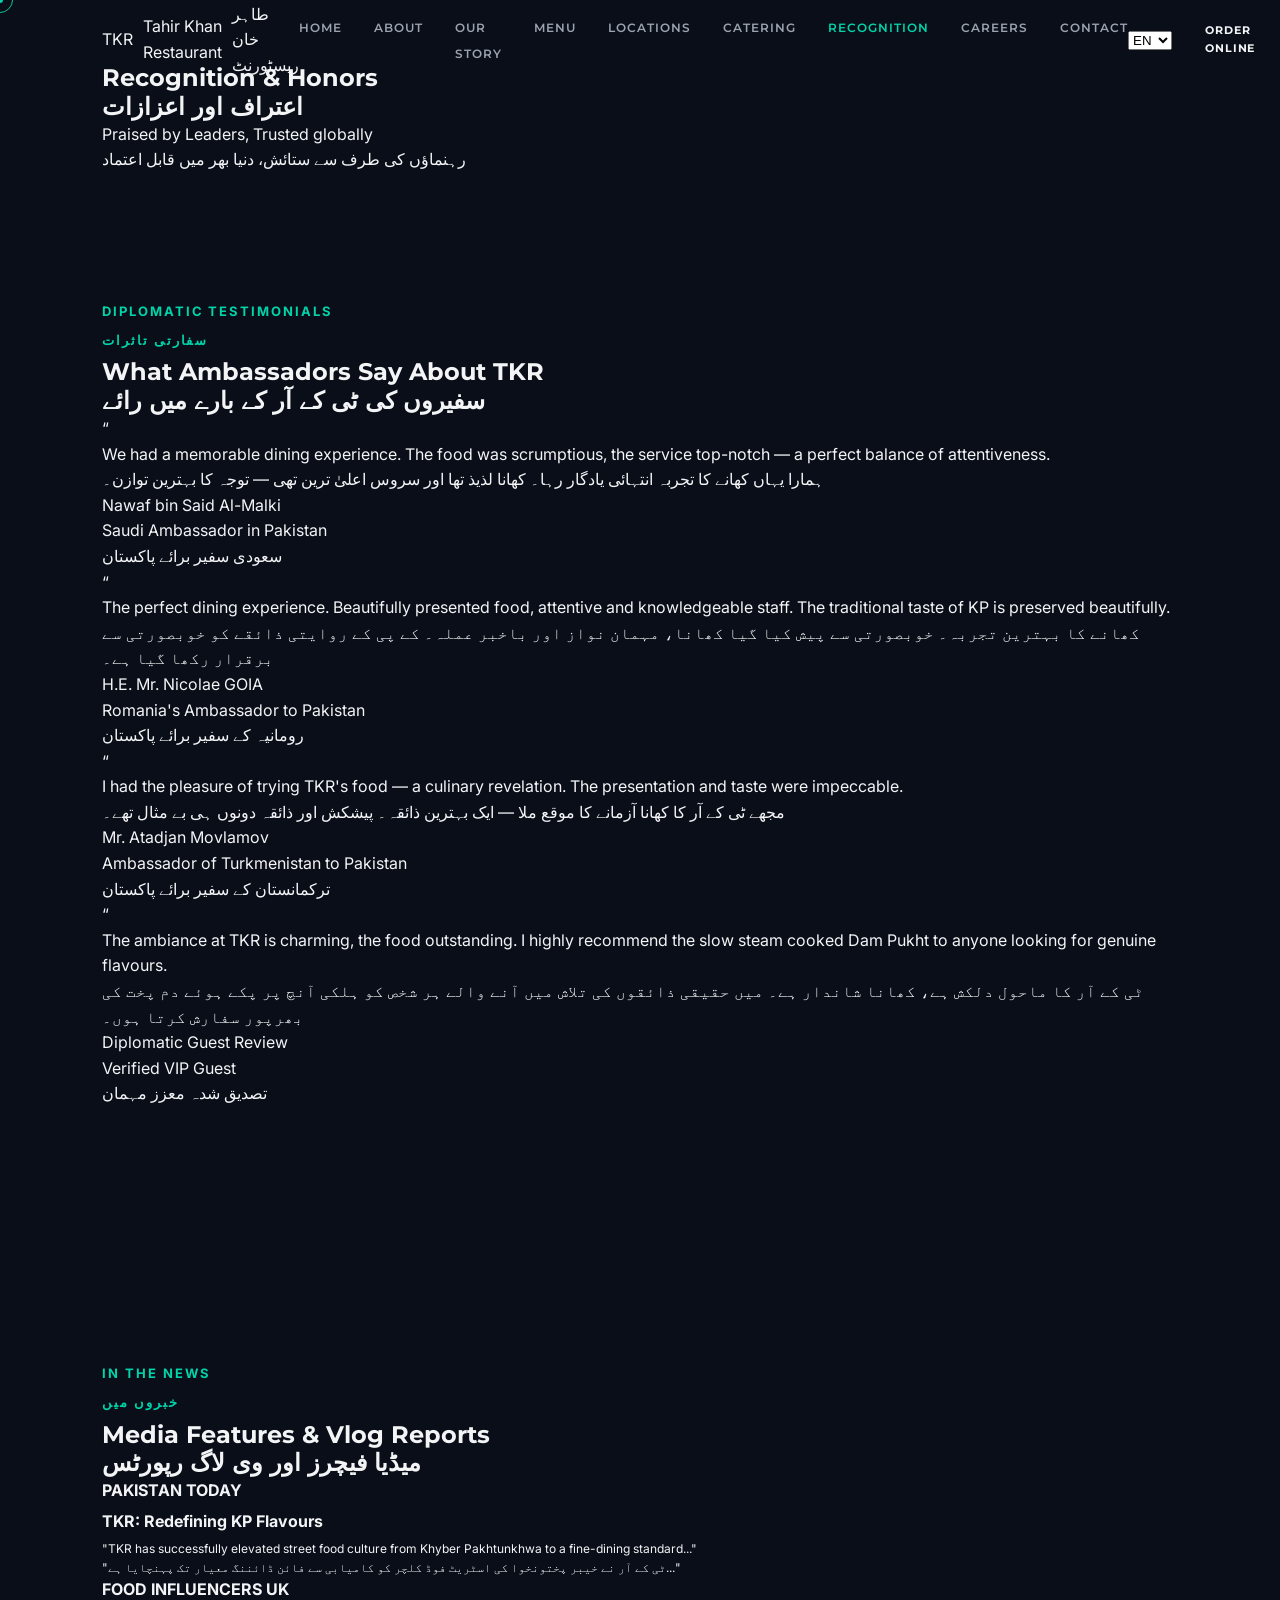
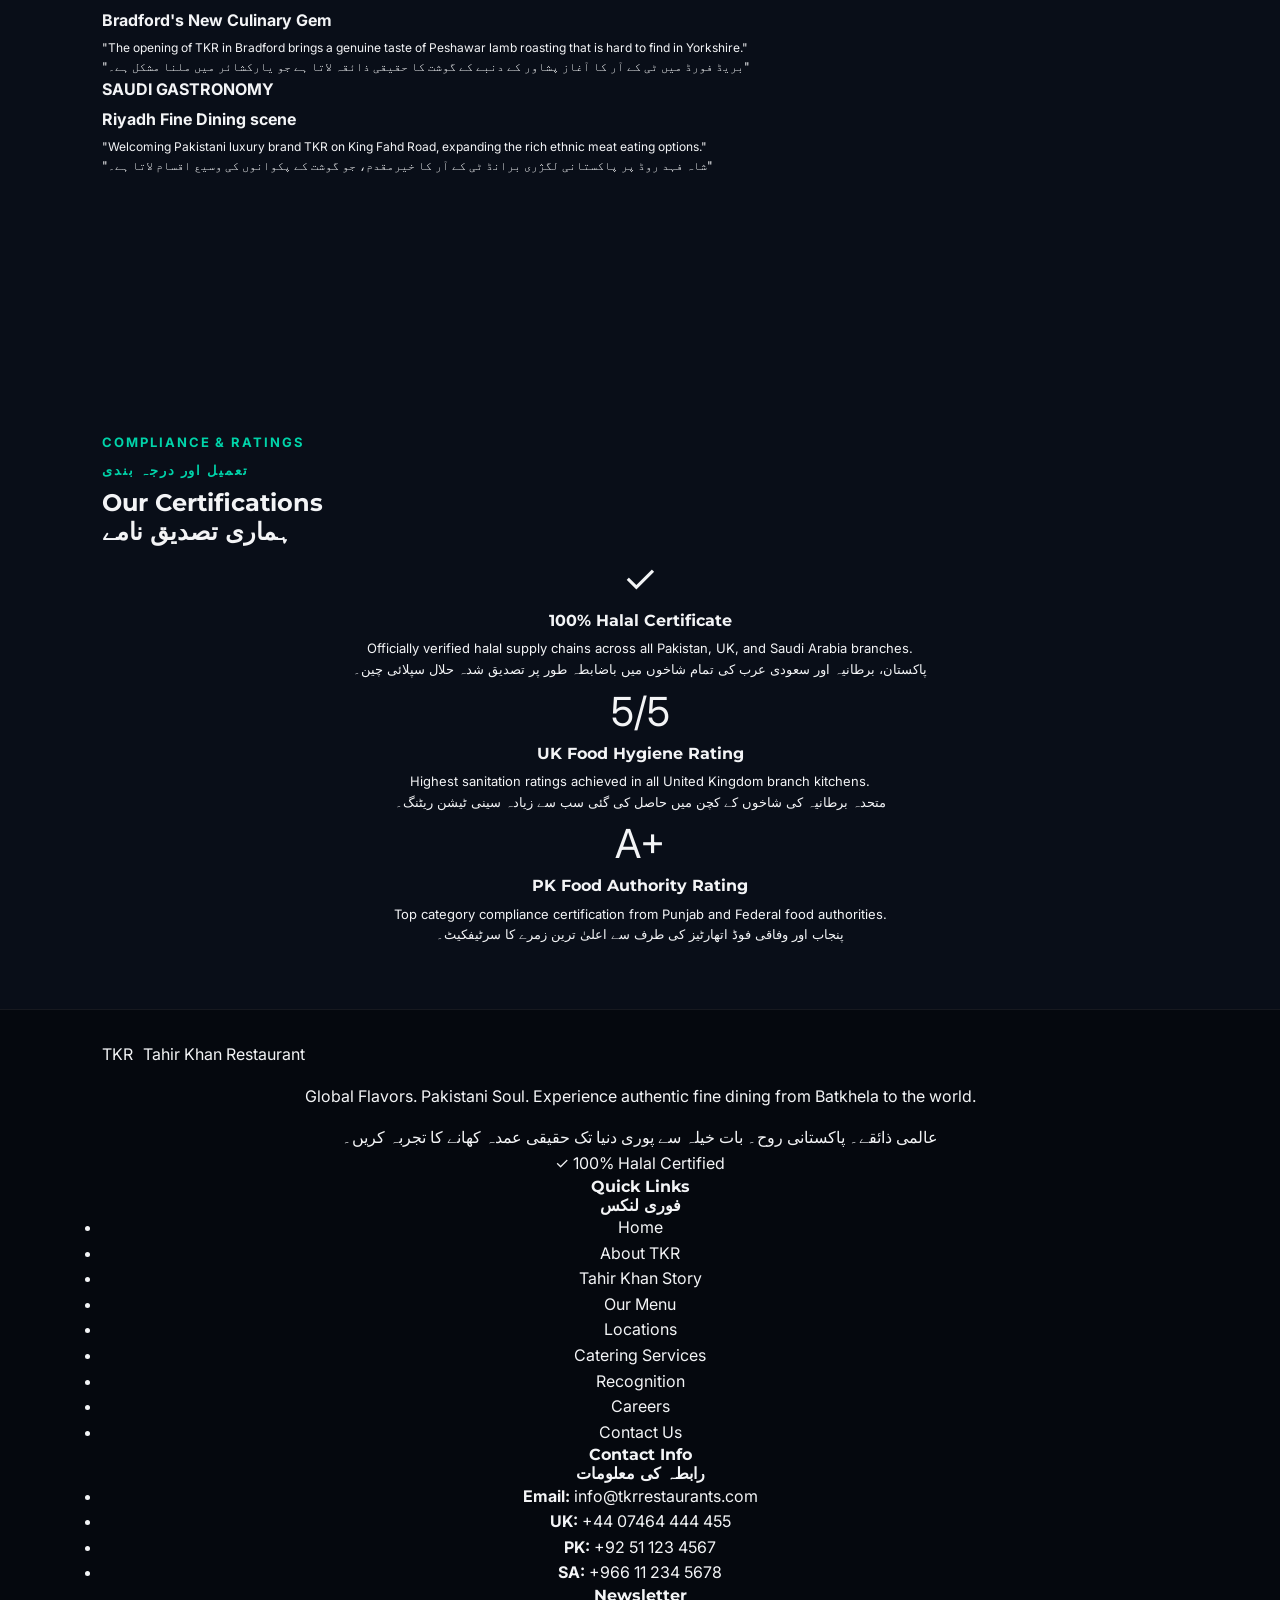
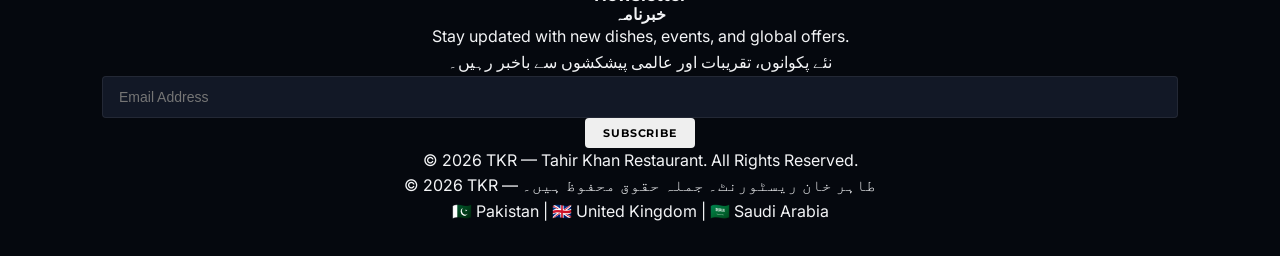
<file: recognition.html>
<!DOCTYPE html>
<html lang="en">
<head>
  <meta charset="UTF-8">
  <meta name="viewport" content="width=device-width, initial-scale=1.0">
  <title>Recognition & Awards — Tahir Khan Restaurant | Honored Brand</title>
  <meta name="description" content="Read reviews from global ambassadors, media features, and official awards/certifications awarded to TKR.">
  <link rel="icon" type="image/png" href="data:image/svg+xml,<svg xmlns=%22http://www.w3.org/2000/svg%22 viewBox=%220 0 100 100%22><text y=%22.9em%22 font-size=%2290%22 fill=%22%23C9974A%22 font-family=%22Playfair Display%22 font-weight=%22bold%22>TKR</text></svg>">
  <link rel="stylesheet" href="assets/css/style.css">
</head>
<body>

  <!-- Preloader -->
  <div id="preloader">
    <div class="preloader-logo">TKR</div>
    <div class="preloader-tagline" data-lang-content="en">Global Flavors · Pakistani Soul</div>
    <div class="preloader-tagline" data-lang-content="ur">عالمی ذائقے · پاکستانی روح</div>
  </div>

  <!-- Custom Cursors -->
  <div class="custom-cursor"></div>
  <div class="custom-cursor-dot"></div>

  <!-- Navbar -->
  <nav class="navbar">
    <div class="container navbar-container">
      <a href="index.html" class="logo">
        <span class="logo-main">TKR</span>
        <span class="logo-sub" data-lang-content="en">Tahir Khan Restaurant</span>
        <span class="logo-sub" data-lang-content="ur">طاہر خان ریسٹورنٹ</span>
      </a>
      <ul class="nav-links">
        <li><a href="index.html">Home</a></li>
        <li><a href="about.html">About</a></li>
        <li><a href="story.html">Our Story</a></li>
        <li><a href="menu.html">Menu</a></li>
        <li><a href="locations.html">Locations</a></li>
        <li><a href="catering.html">Catering</a></li>
        <li><a href="recognition.html" class="active">Recognition</a></li>
        <li><a href="careers.html">Careers</a></li>
        <li><a href="contact.html">Contact</a></li>
      </ul>
      <div class="nav-actions">
        <select class="lang-selector">
          <option value="en">EN</option>
          <option value="ur">اردو</option>
        </select>
        <a href="menu.html" class="btn btn-primary btn-compact" data-lang-content="en">Order Online</a>
        <a href="menu.html" class="btn btn-primary btn-compact" data-lang-content="ur">آن لائن آرڈر</a>
      </div>
      <button class="mobile-nav-toggle">☰</button>
    </div>
  </nav>

  <!-- Mobile Navigation Overlay -->
  <div class="mobile-nav-overlay">
    <ul class="mobile-nav-links">
      <li>
        <a href="index.html" data-lang-content="en">Home</a>
        <a href="index.html" data-lang-content="ur">ہوم</a>
      </li>
      <li>
        <a href="about.html" data-lang-content="en">About</a>
        <a href="about.html" data-lang-content="ur">ہمارے بارے میں</a>
      </li>
      <li>
        <a href="story.html" data-lang-content="en">Our Story</a>
        <a href="story.html" data-lang-content="ur">کہانی</a>
      </li>
      <li>
        <a href="menu.html" data-lang-content="en">Menu</a>
        <a href="menu.html" data-lang-content="ur">مینو</a>
      </li>
      <li>
        <a href="locations.html" data-lang-content="en">Locations</a>
        <a href="locations.html" data-lang-content="ur">مقامات</a>
      </li>
      <li>
        <a href="catering.html" data-lang-content="en">Catering</a>
        <a href="catering.html" data-lang-content="ur">کیٹرنگ</a>
      </li>
      <li>
        <a href="recognition.html" class="active" data-lang-content="en">Recognition</a>
        <a href="recognition.html" class="active" data-lang-content="ur">اعتراف</a>
      </li>
      <li>
        <a href="careers.html" data-lang-content="en">Careers</a>
        <a href="careers.html" data-lang-content="ur">ملازمتیں</a>
      </li>
      <li>
        <a href="contact.html" data-lang-content="en">Contact</a>
        <a href="contact.html" data-lang-content="ur">رابطہ کریں</a>
      </li>
    </ul>
  </div>

  <!-- Page Hero -->
  <section class="page-hero">
    <div class="container reveal">
      <h1 class="page-hero-title" data-lang-content="en">Recognition & Honors</h1>
      <h1 class="page-hero-title" data-lang-content="ur">اعتراف اور اعزازات</h1>
      <p class="page-hero-sub" data-lang-content="en">Praised by Leaders, Trusted globally</p>
      <p class="page-hero-sub" data-lang-content="ur">رہنماؤں کی طرف سے ستائش، دنیا بھر میں قابل اعتماد</p>
      <div class="manuscript-divider"></div>
    </div>
  </section>

  <!-- Ambassador & VIP Reviews -->
  <section class="bg-section-dark">
    <div class="container">
      <div class="section-header reveal">
        <div class="section-eyebrow" data-lang-content="en">DIPLOMATIC TESTIMONIALS</div>
        <div class="section-eyebrow" data-lang-content="ur">سفارتی تاثرات</div>
        <h2 data-lang-content="en">What Ambassadors Say About TKR</h2>
        <h2 data-lang-content="ur">سفیروں کی ٹی کے آر کے بارے میں رائے</h2>
        <div class="manuscript-divider"></div>
      </div>

      <div class="testimonials-row reveal" style="grid-template-columns: repeat(2, 1fr); margin-bottom: var(--space-xl);">
        
        <!-- Review 1 -->
        <div class="testimonial-card">
          <div class="testimonial-quote-mark">“</div>
          <p class="testimonial-text" data-lang-content="en">We had a memorable dining experience. The food was scrumptious, the service top-notch — a perfect balance of attentiveness.</p>
          <p class="testimonial-text" data-lang-content="ur">ہمارا یہاں کھانے کا تجربہ انتہائی یادگار رہا۔ کھانا لذیذ تھا اور سروس اعلیٰ ترین تھی — توجہ کا بہترین توازن۔</p>
          <div class="testimonial-author">Nawaf bin Said Al-Malki</div>
          <div class="testimonial-title" data-lang-content="en">Saudi Ambassador in Pakistan</div>
          <div class="testimonial-title" data-lang-content="ur">سعودی سفیر برائے پاکستان</div>
        </div>

        <!-- Review 2 -->
        <div class="testimonial-card">
          <div class="testimonial-quote-mark">“</div>
          <p class="testimonial-text" data-lang-content="en">The perfect dining experience. Beautifully presented food, attentive and knowledgeable staff. The traditional taste of KP is preserved beautifully.</p>
          <p class="testimonial-text" data-lang-content="ur">کھانے کا بہترین تجربہ۔ خوبصورتی سے پیش کیا گیا کھانا، مہمان نواز اور باخبر عملہ۔ کے پی کے روایتی ذائقے کو خوبصورتی سے برقرار رکھا گیا ہے۔</p>
          <div class="testimonial-author">H.E. Mr. Nicolae GOIA</div>
          <div class="testimonial-title" data-lang-content="en">Romania's Ambassador to Pakistan</div>
          <div class="testimonial-title" data-lang-content="ur">رومانیہ کے سفیر برائے پاکستان</div>
        </div>

        <!-- Review 3 -->
        <div class="testimonial-card">
          <div class="testimonial-quote-mark">“</div>
          <p class="testimonial-text" data-lang-content="en">I had the pleasure of trying TKR's food — a culinary revelation. The presentation and taste were impeccable.</p>
          <p class="testimonial-text" data-lang-content="ur">مجھے ٹی کے آر کا کھانا آزمانے کا موقع ملا — ایک بہترین ذائقہ۔ پیشکش اور ذائقہ دونوں ہی بے مثال تھے۔</p>
          <div class="testimonial-author">Mr. Atadjan Movlamov</div>
          <div class="testimonial-title" data-lang-content="en">Ambassador of Turkmenistan to Pakistan</div>
          <div class="testimonial-title" data-lang-content="ur">ترکمانستان کے سفیر برائے پاکستان</div>
        </div>

        <!-- Review 4 -->
        <div class="testimonial-card">
          <div class="testimonial-quote-mark">“</div>
          <p class="testimonial-text" data-lang-content="en">The ambiance at TKR is charming, the food outstanding. I highly recommend the slow steam cooked Dam Pukht to anyone looking for genuine flavours.</p>
          <p class="testimonial-text" data-lang-content="ur">ٹی کے آر کا ماحول دلکش ہے، کھانا شاندار ہے۔ میں حقیقی ذائقوں کی تلاش میں آنے والے ہر شخص کو ہلکی آنچ پر پکے ہوئے دم پخت کی بھرپور سفارش کرتا ہوں۔</p>
          <div class="testimonial-author">Diplomatic Guest Review</div>
          <div class="testimonial-title" data-lang-content="en">Verified VIP Guest</div>
          <div class="testimonial-title" data-lang-content="ur">تصدیق شدہ معزز مہمان</div>
        </div>

      </div>
    </div>
  </section>

  <!-- Media Mentions -->
  <section class="bg-section-alt">
    <div class="container">
      <div class="section-header reveal">
        <div class="section-eyebrow" data-lang-content="en">IN THE NEWS</div>
        <div class="section-eyebrow" data-lang-content="ur">خبروں میں</div>
        <h2 data-lang-content="en">Media Features & Vlog Reports</h2>
        <h2 data-lang-content="ur">میڈیا فیچرز اور وی لاگ رپورٹس</h2>
        <div class="manuscript-divider"></div>
      </div>

      <div class="stats-grid reveal" style="grid-template-columns: repeat(3, 1fr); text-align: left; margin-bottom: var(--space-xl);">
        <div class="card">
          <div style="color: var(--color-gold-primary); font-weight: 700; margin-bottom: 8px;">PAKISTAN TODAY</div>
          <h3 style="font-family: var(--font-body); font-size: 16px; margin-bottom: 8px;">TKR: Redefining KP Flavours</h3>
          <p style="font-size: 12px;" data-lang-content="en">"TKR has successfully elevated street food culture from Khyber Pakhtunkhwa to a fine-dining standard..."</p>
          <p style="font-size: 12px;" data-lang-content="ur">"ٹی کے آر نے خیبر پختونخوا کی اسٹریٹ فوڈ کلچر کو کامیابی سے فائن ڈائننگ معیار تک پہنچایا ہے..."</p>
        </div>

        <div class="card">
          <div style="color: var(--color-gold-primary); font-weight: 700; margin-bottom: 8px;">FOOD INFLUENCERS UK</div>
          <h3 style="font-family: var(--font-body); font-size: 16px; margin-bottom: 8px;">Bradford's New Culinary Gem</h3>
          <p style="font-size: 12px;" data-lang-content="en">"The opening of TKR in Bradford brings a genuine taste of Peshawar lamb roasting that is hard to find in Yorkshire."</p>
          <p style="font-size: 12px;" data-lang-content="ur">"بریڈ فورڈ میں ٹی کے آر کا آغاز پشاور کے دنبے کے گوشت کا حقیقی ذائقہ لاتا ہے جو یارکشائر میں ملنا مشکل ہے۔"</p>
        </div>

        <div class="card">
          <div style="color: var(--color-gold-primary); font-weight: 700; margin-bottom: 8px;">SAUDI GASTRONOMY</div>
          <h3 style="font-family: var(--font-body); font-size: 16px; margin-bottom: 8px;">Riyadh Fine Dining scene</h3>
          <p style="font-size: 12px;" data-lang-content="en">"Welcoming Pakistani luxury brand TKR on King Fahd Road, expanding the rich ethnic meat eating options."</p>
          <p style="font-size: 12px;" data-lang-content="ur">"شاہ فہد روڈ پر پاکستانی لگژری برانڈ ٹی کے آر کا خیرمقدم، جو گوشت کے پکوانوں کی وسیع اقسام لاتا ہے۔"</p>
        </div>
      </div>
    </div>
  </section>

  <!-- Awards / Certifications -->
  <section class="bg-section-dark">
    <div class="container">
      <div class="section-header reveal">
        <div class="section-eyebrow" data-lang-content="en">COMPLIANCE & RATINGS</div>
        <div class="section-eyebrow" data-lang-content="ur">تعمیل اور درجہ بندی</div>
        <h2 data-lang-content="en">Our Certifications</h2>
        <h2 data-lang-content="ur">ہماری تصدیق نامے</h2>
        <div class="manuscript-divider"></div>
      </div>

      <div class="stats-grid reveal" style="grid-template-columns: repeat(3, 1fr); text-align: center;">
        <div class="card">
          <div class="stat-number" style="font-size: 2.5rem; color: var(--color-green-halal);">✓</div>
          <h3 style="color: var(--color-gold-primary); font-size: 16px; margin-bottom: 8px;">100% Halal Certificate</h3>
          <p style="font-size: 13px;" data-lang-content="en">Officially verified halal supply chains across all Pakistan, UK, and Saudi Arabia branches.</p>
          <p style="font-size: 13px;" data-lang-content="ur">پاکستان، برطانیہ اور سعودی عرب کی تمام شاخوں میں باضابطہ طور پر تصدیق شدہ حلال سپلائی چین۔</p>
        </div>

        <div class="card">
          <div class="stat-number" style="font-size: 2.5rem;">5/5</div>
          <h3 style="color: var(--color-gold-primary); font-size: 16px; margin-bottom: 8px;">UK Food Hygiene Rating</h3>
          <p style="font-size: 13px;" data-lang-content="en">Highest sanitation ratings achieved in all United Kingdom branch kitchens.</p>
          <p style="font-size: 13px;" data-lang-content="ur">متحدہ برطانیہ کی شاخوں کے کچن میں حاصل کی گئی سب سے زیادہ سینی ٹیشن ریٹنگ۔</p>
        </div>

        <div class="card">
          <div class="stat-number" style="font-size: 2.5rem;">A+</div>
          <h3 style="color: var(--color-gold-primary); font-size: 16px; margin-bottom: 8px;">PK Food Authority Rating</h3>
          <p style="font-size: 13px;" data-lang-content="en">Top category compliance certification from Punjab and Federal food authorities.</p>
          <p style="font-size: 13px;" data-lang-content="ur">پنجاب اور وفاقی فوڈ اتھارٹیز کی طرف سے اعلیٰ ترین زمرے کا سرٹیفکیٹ۔</p>
        </div>
      </div>
    </div>
  </section>

  <!-- Footer -->
  <footer class="footer">
    <div class="container">
      <div class="footer-grid">
        <div class="footer-col">
          <a href="index.html" class="logo" style="margin-bottom: var(--space-sm);">
            <span class="logo-main">TKR</span>
            <span class="logo-sub">Tahir Khan Restaurant</span>
          </a>
          <p data-lang-content="en" style="margin-top: var(--space-sm);">Global Flavors. Pakistani Soul. Experience authentic fine dining from Batkhela to the world.</p>
          <p data-lang-content="ur" style="margin-top: var(--space-sm);">عالمی ذائقے۔ پاکستانی روح۔ بات خیلہ سے پوری دنیا تک حقیقی عمدہ کھانے کا تجربہ کریں۔</p>
          <div class="badge badge-halal">✓ 100% Halal Certified</div>
        </div>
        <div class="footer-col">
          <h4 class="footer-col-title" data-lang-content="en">Quick Links</h4>
          <h4 class="footer-col-title" data-lang-content="ur">فوری لنکس</h4>
          <ul class="footer-links">
            <li><a href="index.html">Home</a></li>
            <li><a href="about.html">About TKR</a></li>
            <li><a href="story.html">Tahir Khan Story</a></li>
            <li><a href="menu.html">Our Menu</a></li>
            <li><a href="locations.html">Locations</a></li>
            <li><a href="catering.html">Catering Services</a></li>
            <li><a href="recognition.html">Recognition</a></li>
            <li><a href="careers.html">Careers</a></li>
            <li><a href="contact.html">Contact Us</a></li>
          </ul>
        </div>
        <div class="footer-col">
          <h4 class="footer-col-title" data-lang-content="en">Contact Info</h4>
          <h4 class="footer-col-title" data-lang-content="ur">رابطہ کی معلومات</h4>
          <ul class="footer-links" style="gap: 12px;">
            <li><strong>Email:</strong> info@tkrrestaurants.com</li>
            <li><strong>UK:</strong> +44 07464 444 455</li>
            <li><strong>PK:</strong> +92 51 123 4567</li>
            <li><strong>SA:</strong> +966 11 234 5678</li>
          </ul>
        </div>
        <div class="footer-col">
          <h4 class="footer-col-title" data-lang-content="en">Newsletter</h4>
          <h4 class="footer-col-title" data-lang-content="ur">خبرنامہ</h4>
          <p data-lang-content="en">Stay updated with new dishes, events, and global offers.</p>
          <p data-lang-content="ur">نئے پکوانوں، تقریبات اور عالمی پیشکشوں سے باخبر رہیں۔</p>
          <form class="newsletter-form" onsubmit="event.preventDefault(); alert('Subscribed successfully!');">
            <input type="email" class="form-control" placeholder="Email Address" required>
            <button type="submit" class="btn btn-primary btn-compact">Subscribe</button>
          </form>
        </div>
      </div>
      <div class="footer-bottom">
        <div data-lang-content="en">© 2026 TKR — Tahir Khan Restaurant. All Rights Reserved.</div>
        <div data-lang-content="ur">© 2026 TKR — طاہر خان ریسٹورنٹ۔ جملہ حقوق محفوظ ہیں۔</div>
        <div class="footer-countries">
          <span>🇵🇰 Pakistan</span> | <span>🇬🇧 United Kingdom</span> | <span>🇸🇦 Saudi Arabia</span>
        </div>
      </div>
    </div>
  </footer>

  <!-- Scripts -->
  <script src="assets/js/main.js"></script>
</body>
</html>
</file>
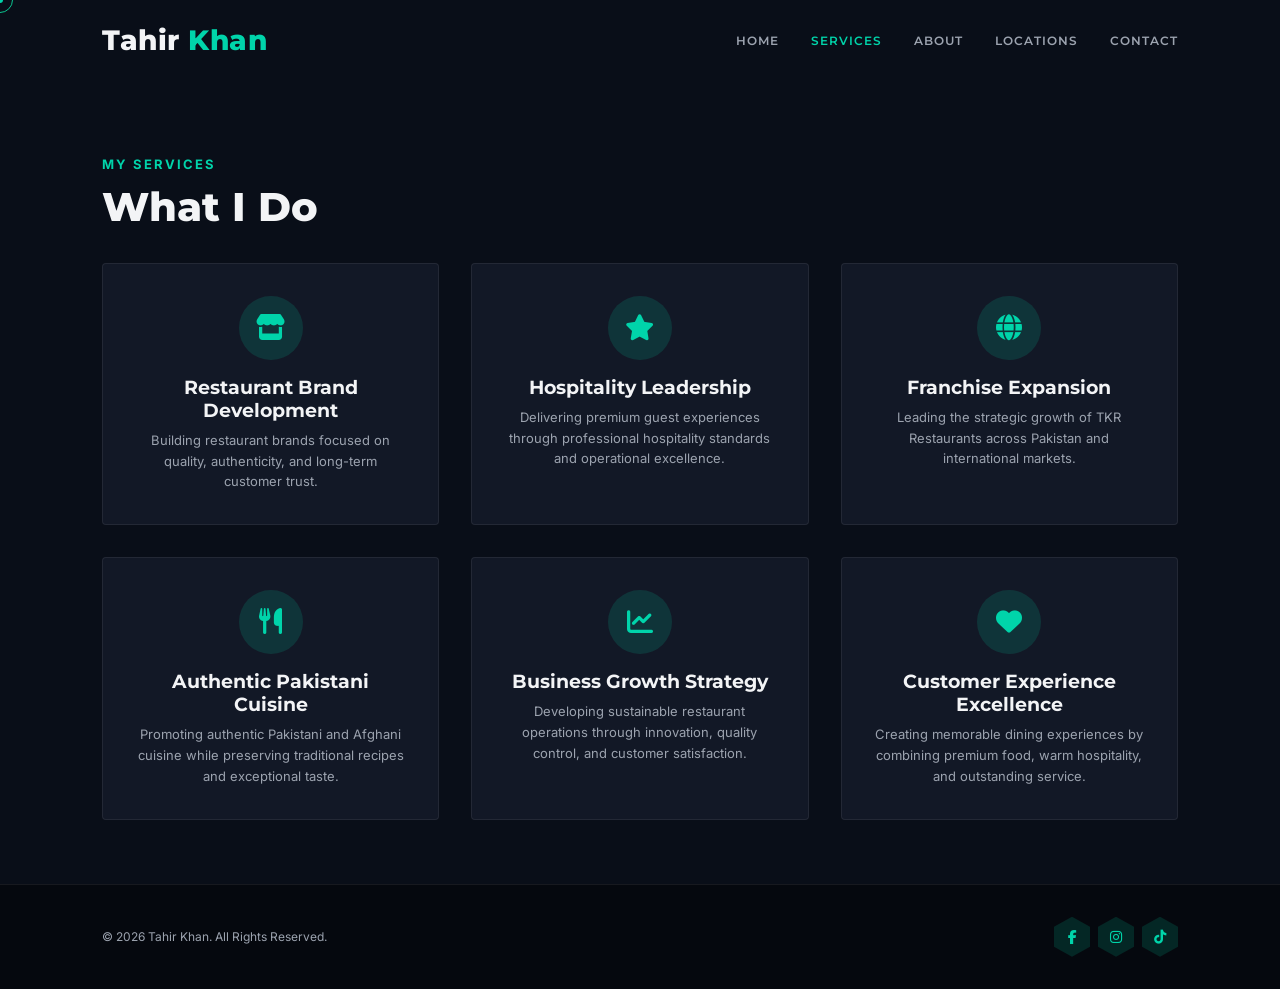
<file: services.html>
<!DOCTYPE html>
<html lang="en">
<head>
  <meta charset="UTF-8">
  <meta name="viewport" content="width=device-width, initial-scale=1.0">
  <title>Services | TKR Restaurants | Tahir Khan</title>
  <meta name="description" content="Explore TKR Restaurants' services including restaurant brand development, hospitality leadership, franchise expansion, and authentic Pakistani cuisine.">
  <link rel="icon" type="image/svg+xml" href="data:image/svg+xml,<svg xmlns=%22http://www.w3.org/2000/svg%22 viewBox=%220 0 100 100%22><text y=%22.9em%22 font-size=%2290%22 fill=%22%2300d4aa%22>TK</text></svg>">
  <link rel="stylesheet" href="assets/css/style.css">
  <link rel="stylesheet" href="https://cdnjs.cloudflare.com/ajax/libs/font-awesome/6.4.0/css/all.min.css">
</head>
<body>

  <!-- Preloader -->
  <div id="preloader">
    <div class="preloader-logo">Tahir Khan<span>.</span></div>
    <div class="preloader-tagline">Authentic Pakistani Hospitality</div>
  </div>

  <!-- Custom Cursor -->
  <div class="custom-cursor"></div>
  <div class="custom-cursor-dot"></div>

  <!-- Navbar -->
  <nav class="navbar">
    <div class="container navbar-container">
      <a href="index.html" class="logo"><span class="logo-text">Tahir <span>Khan</span></span></a>
      <ul class="nav-links">
        <li><a href="index.html">Home</a></li>
        <li><a href="services.html">Services</a></li>
        <li><a href="about.html">About</a></li>
        <li><a href="locations.html">Locations</a></li>
        <li><a href="contact.html">Contact</a></li>
      </ul>
      <button class="mobile-nav-toggle">☰</button>
    </div>
  </nav>

  <!-- Mobile Menu -->
  <div class="mobile-nav-overlay">
    <ul class="mobile-nav-links">
      <li><a href="index.html">Home</a></li>
      <li><a href="services.html">Services</a></li>
      <li><a href="about.html">About</a></li>
      <li><a href="locations.html">Locations</a></li>
      <li><a href="contact.html">Contact</a></li>
    </ul>
  </div>

  <!-- Services Section -->
  <section id="services" class="page-top-section reveal active">
    <div class="container">
      <div class="section-eyebrow">My Services</div>
      <h1 class="section-title">What I Do</h1>
      <div class="services-grid">
        <div class="service-card">
          <div class="service-card-icon"><i class="fa-solid fa-store"></i></div>
          <h3 class="service-card-title">Restaurant Brand Development</h3>
          <p class="service-card-desc">Building restaurant brands focused on quality, authenticity, and long-term customer trust.</p>
        </div>
        <div class="service-card">
          <div class="service-card-icon"><i class="fa-solid fa-star"></i></div>
          <h3 class="service-card-title">Hospitality Leadership</h3>
          <p class="service-card-desc">Delivering premium guest experiences through professional hospitality standards and operational excellence.</p>
        </div>
        <div class="service-card">
          <div class="service-card-icon"><i class="fa-solid fa-globe"></i></div>
          <h3 class="service-card-title">Franchise Expansion</h3>
          <p class="service-card-desc">Leading the strategic growth of TKR Restaurants across Pakistan and international markets.</p>
        </div>
        <div class="service-card">
          <div class="service-card-icon"><i class="fa-solid fa-utensils"></i></div>
          <h3 class="service-card-title">Authentic Pakistani Cuisine</h3>
          <p class="service-card-desc">Promoting authentic Pakistani and Afghani cuisine while preserving traditional recipes and exceptional taste.</p>
        </div>
        <div class="service-card">
          <div class="service-card-icon"><i class="fa-solid fa-chart-line"></i></div>
          <h3 class="service-card-title">Business Growth Strategy</h3>
          <p class="service-card-desc">Developing sustainable restaurant operations through innovation, quality control, and customer satisfaction.</p>
        </div>
        <div class="service-card">
          <div class="service-card-icon"><i class="fa-solid fa-heart"></i></div>
          <h3 class="service-card-title">Customer Experience Excellence</h3>
          <p class="service-card-desc">Creating memorable dining experiences by combining premium food, warm hospitality, and outstanding service.</p>
        </div>
      </div>
    </div>
  </section>

  <!-- Footer -->
  <footer class="footer">
    <div class="container footer-container">
      <div class="footer-copy">© 2026 Tahir Khan. All Rights Reserved.</div>
      <div class="social-hex-grid">
        <a href="https://www.facebook.com/TahirKhanRestaurant/" target="_blank" class="social-hex-icon" aria-label="Facebook" rel="noopener noreferrer"><i class="fa-brands fa-facebook-f"></i></a>
        <a href="https://www.instagram.com/tahirkhanofficials/?hl=en" target="_blank" class="social-hex-icon" aria-label="Instagram" rel="noopener noreferrer"><i class="fa-brands fa-instagram"></i></a>
        <a href="https://www.tiktok.com/@tahirkhanrestaurant?is_from_webapp=1&sender_device=pc" target="_blank" class="social-hex-icon" aria-label="TikTok" rel="noopener noreferrer"><i class="fa-brands fa-tiktok"></i></a>
      </div>
    </div>
  </footer>

  <script src="assets/js/main.js"></script>
</body>
</html>
</file>
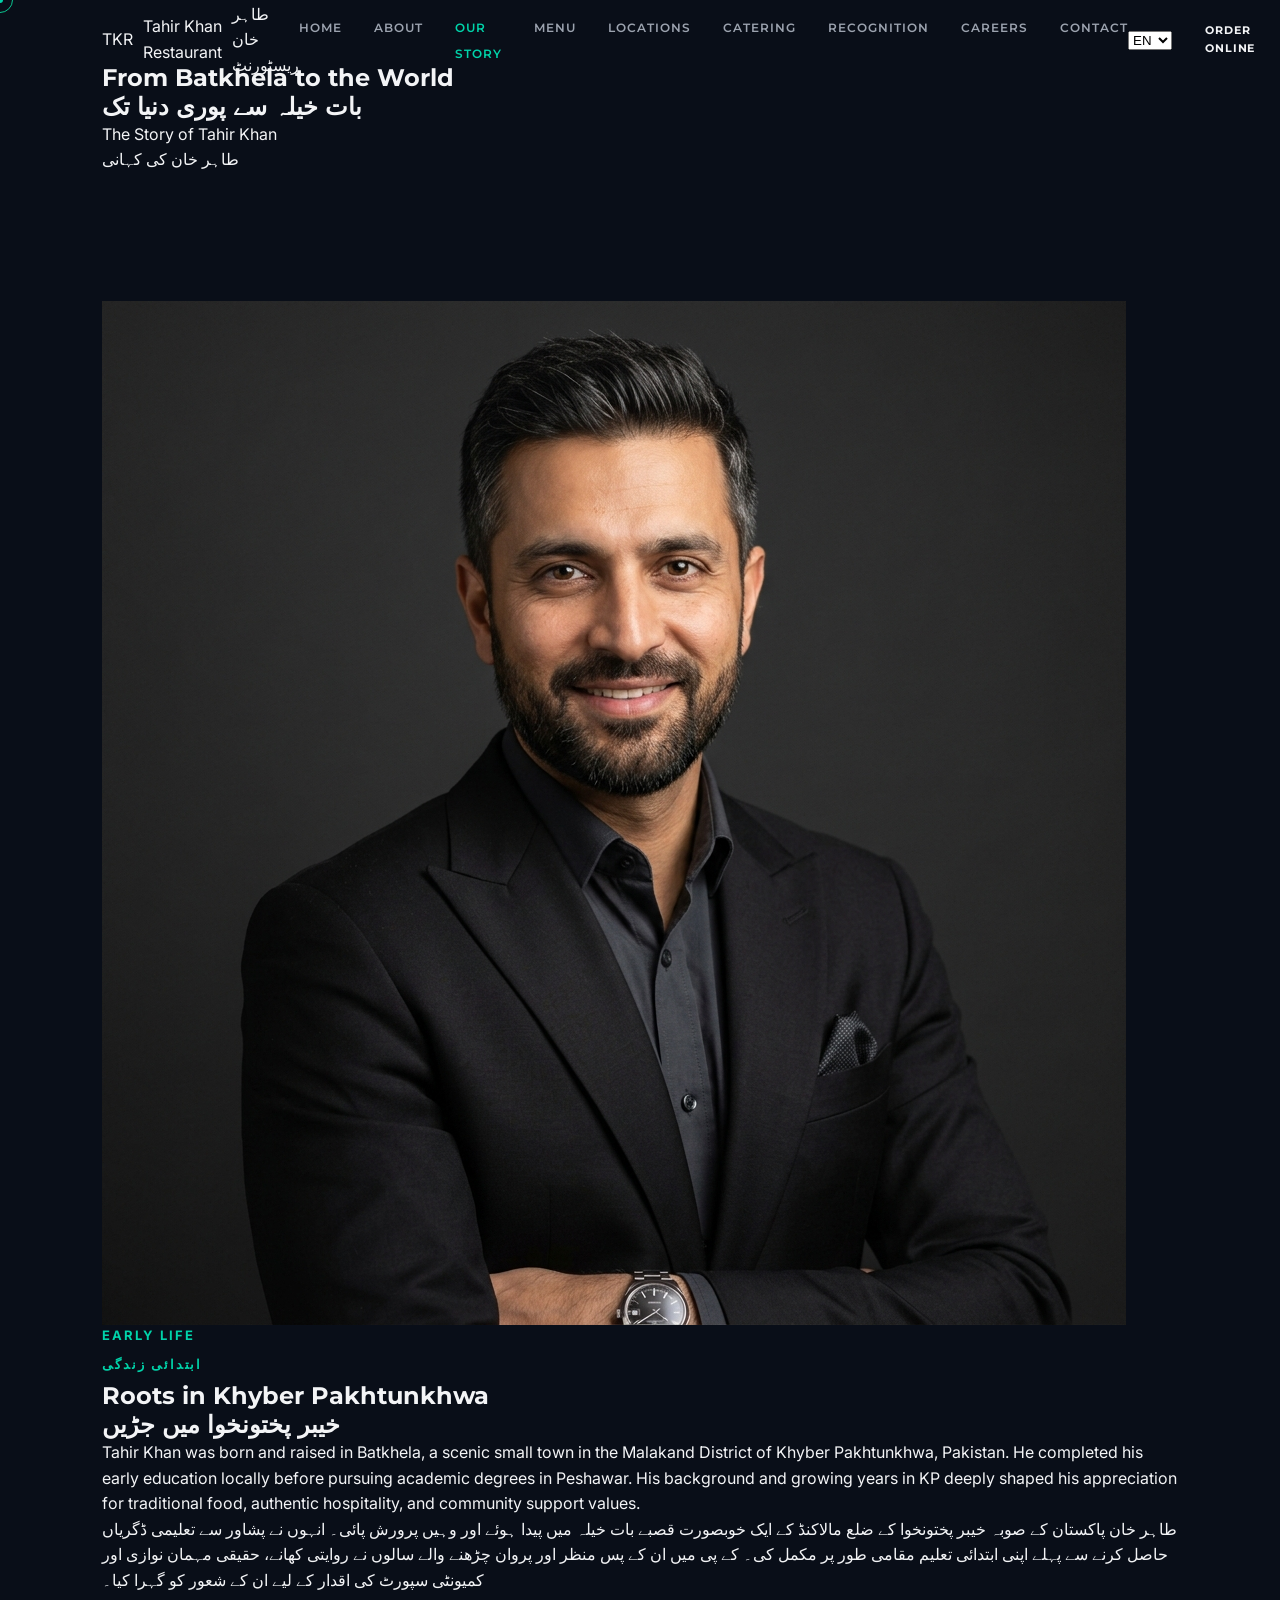
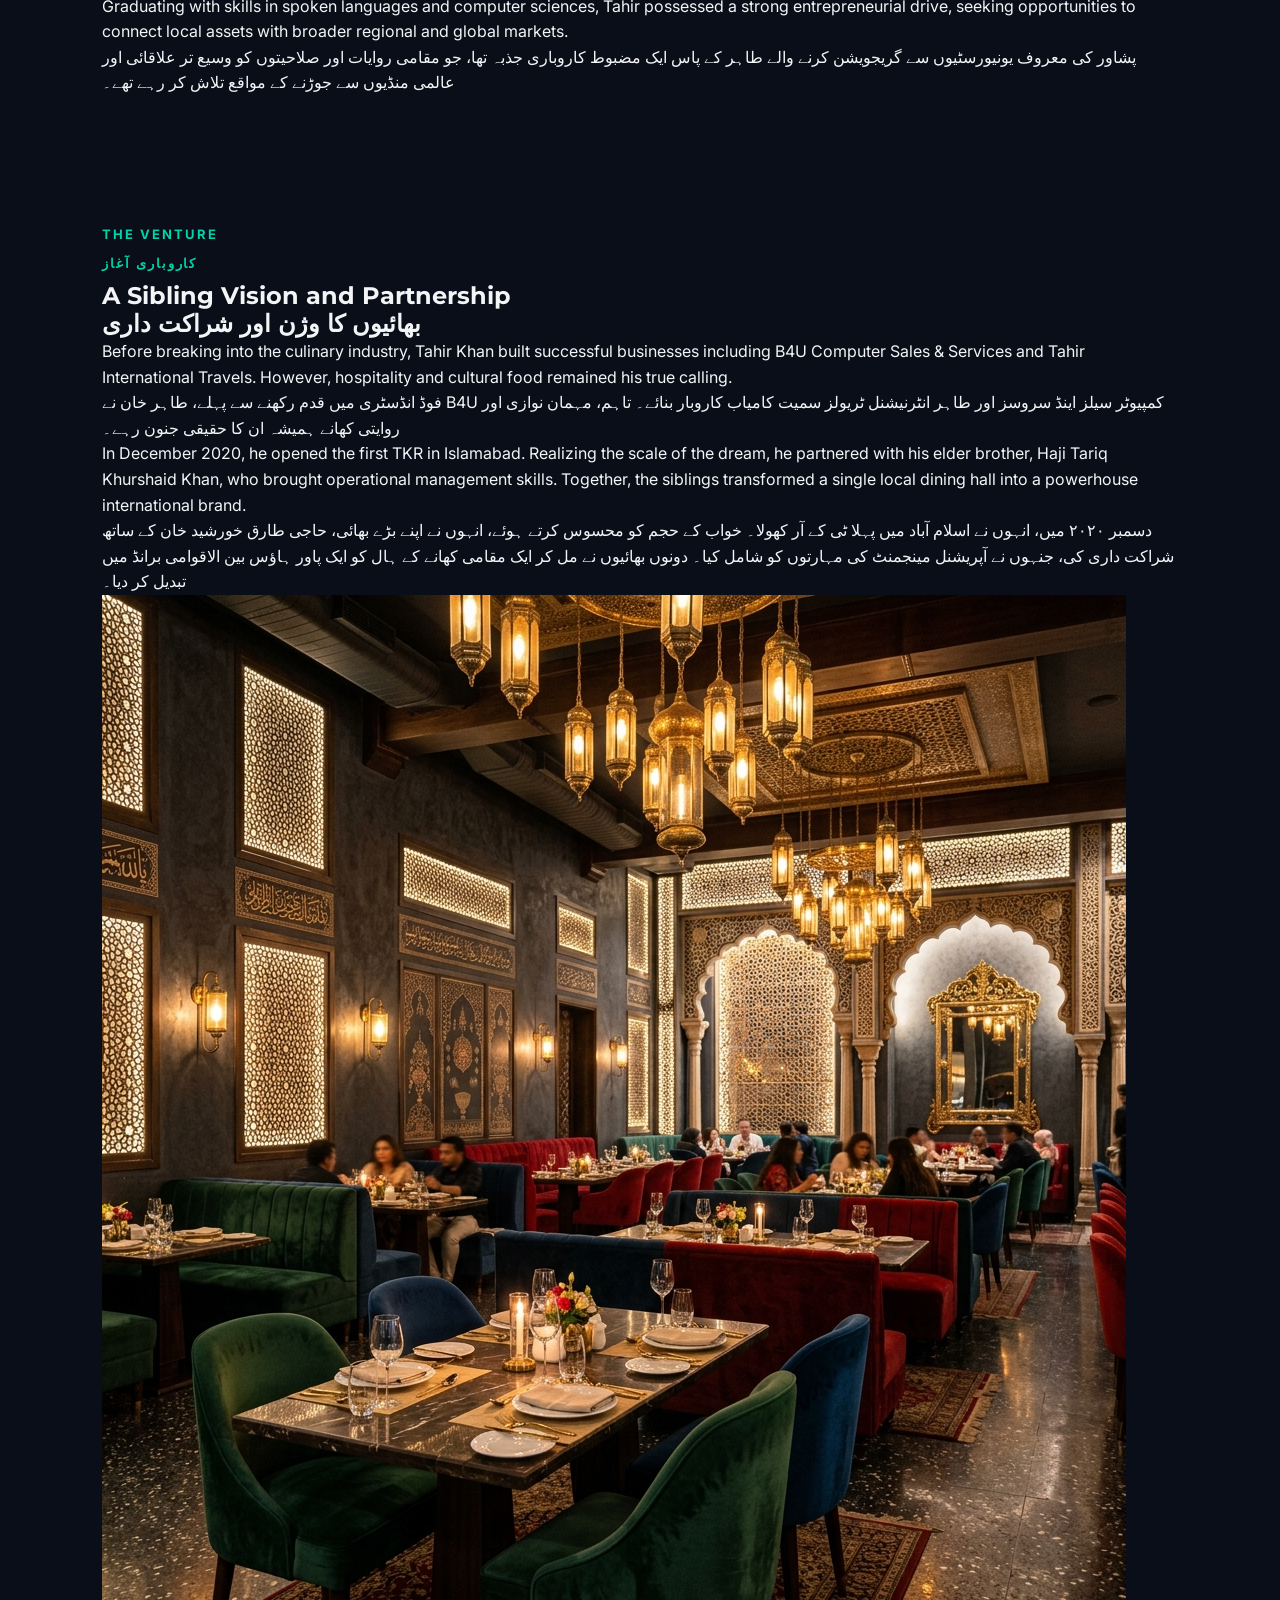
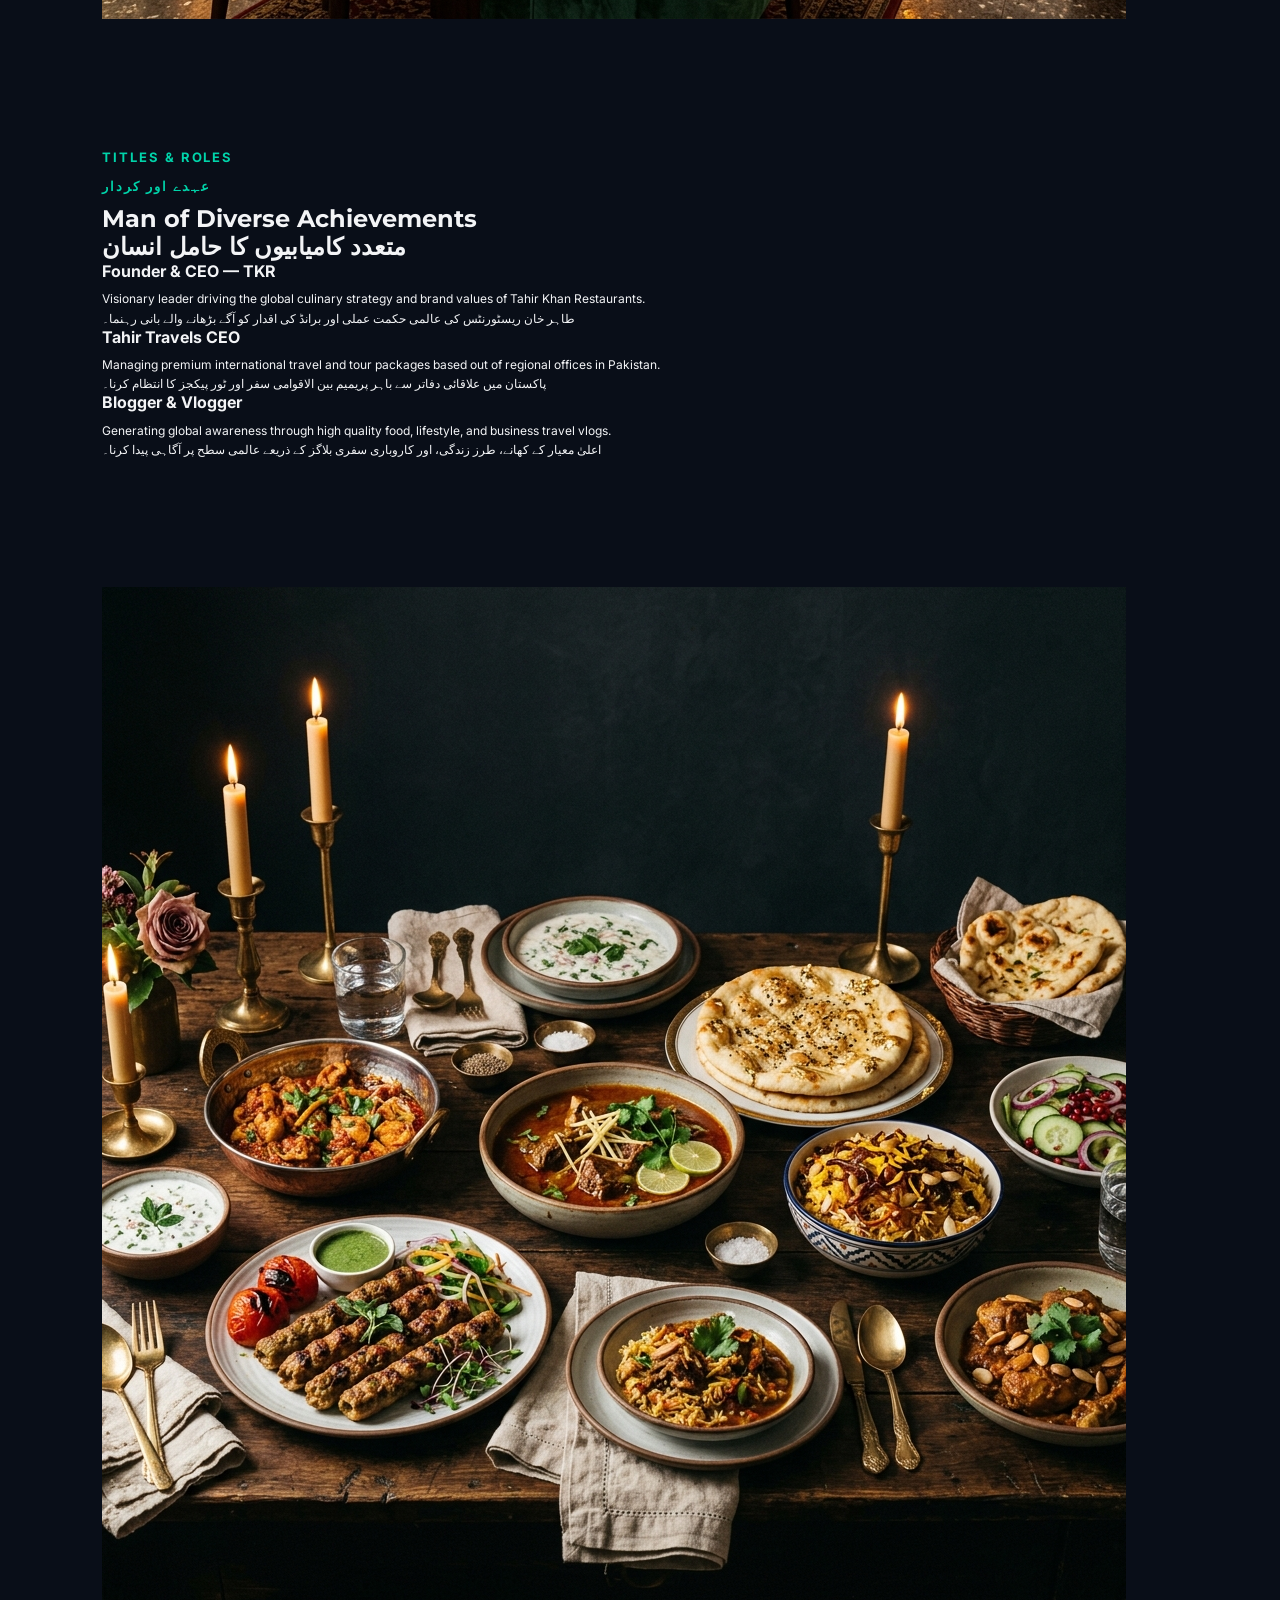
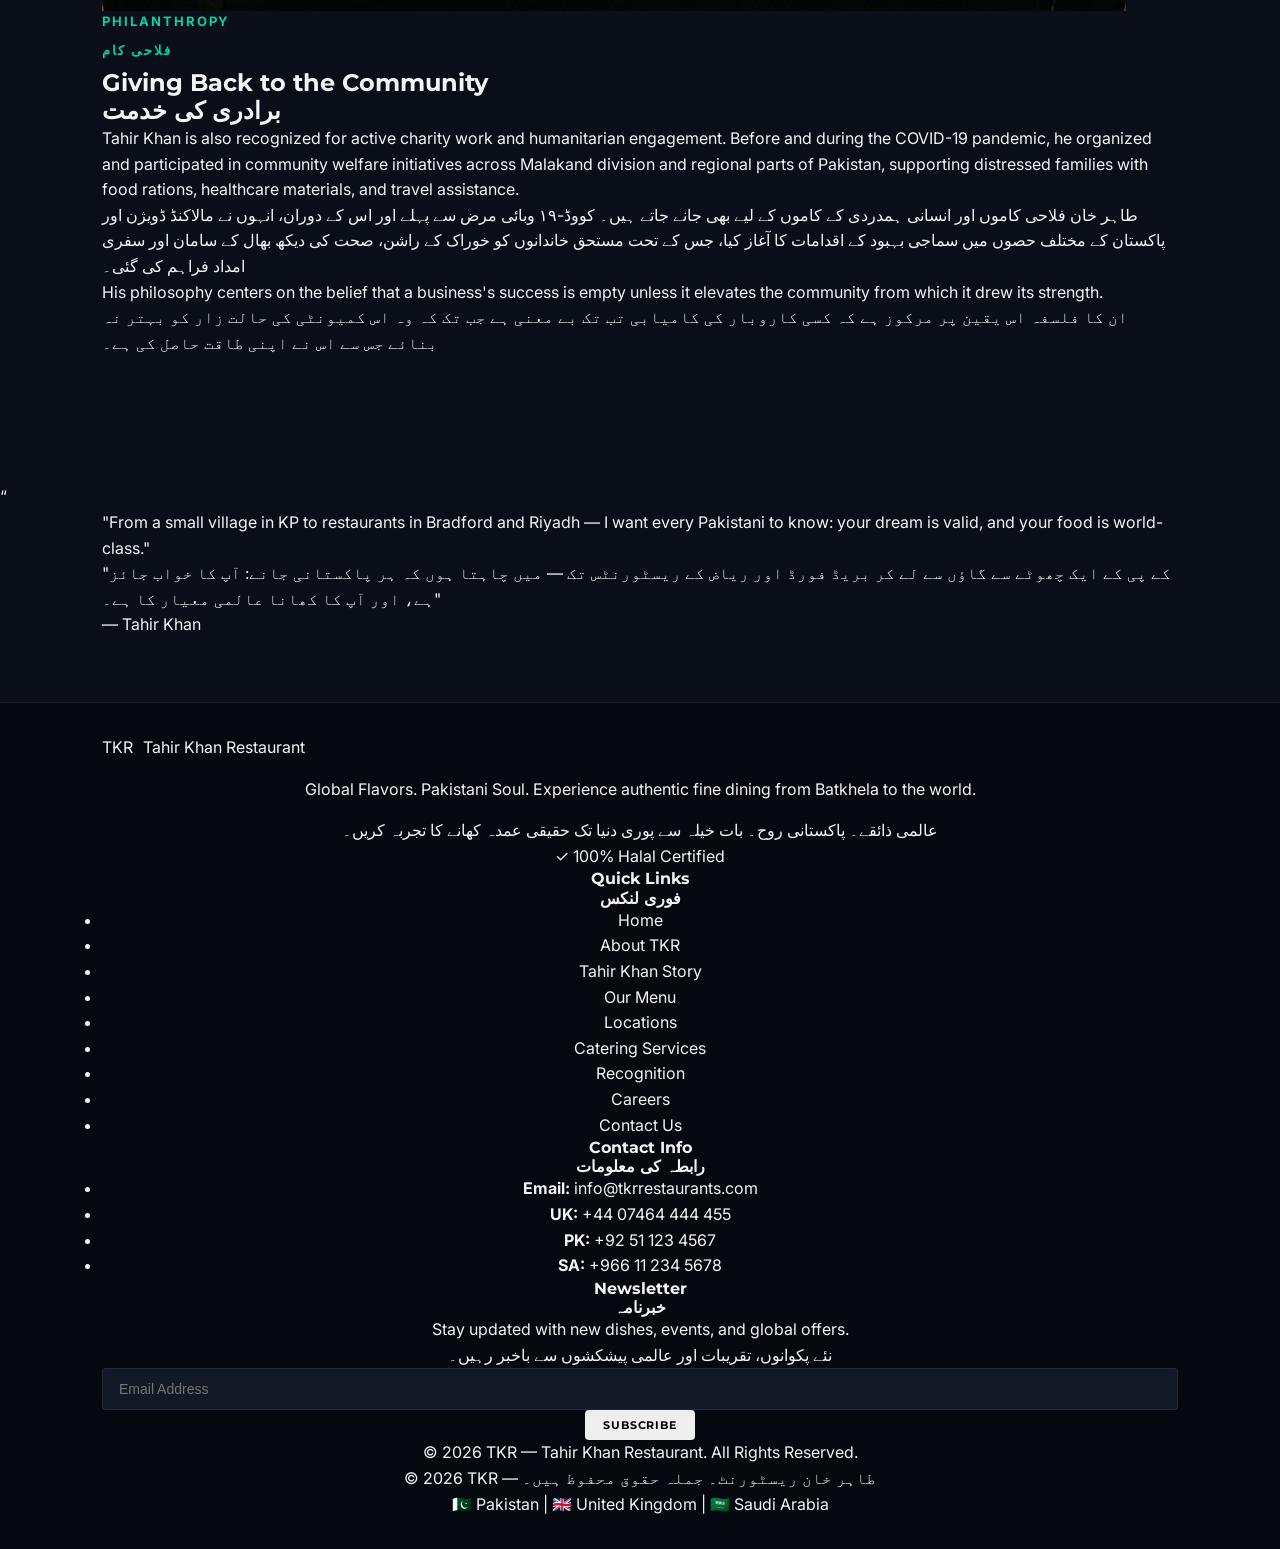
<file: story.html>
<!DOCTYPE html>
<html lang="en">
<head>
  <meta charset="UTF-8">
  <meta name="viewport" content="width=device-width, initial-scale=1.0">
  <title>Tahir Khan Biography — Founder & CEO of TKR</title>
  <meta name="description" content="Read the inspiring journey of Tahir Khan, from a small village in KP, Pakistan, to building a global restaurant empire.">
  <link rel="icon" type="image/png" href="data:image/svg+xml,<svg xmlns=%22http://www.w3.org/2000/svg%22 viewBox=%220 0 100 100%22><text y=%22.9em%22 font-size=%2290%22 fill=%22%23C9974A%22 font-family=%22Playfair Display%22 font-weight=%22bold%22>TKR</text></svg>">
  <link rel="stylesheet" href="assets/css/style.css">
</head>
<body>

  <!-- Preloader -->
  <div id="preloader">
    <div class="preloader-logo">TKR</div>
    <div class="preloader-tagline" data-lang-content="en">Global Flavors · Pakistani Soul</div>
    <div class="preloader-tagline" data-lang-content="ur">عالمی ذائقے · پاکستانی روح</div>
  </div>

  <!-- Custom Cursors -->
  <div class="custom-cursor"></div>
  <div class="custom-cursor-dot"></div>

  <!-- Navbar -->
  <nav class="navbar">
    <div class="container navbar-container">
      <a href="index.html" class="logo">
        <span class="logo-main">TKR</span>
        <span class="logo-sub" data-lang-content="en">Tahir Khan Restaurant</span>
        <span class="logo-sub" data-lang-content="ur">طاہر خان ریسٹورنٹ</span>
      </a>
      <ul class="nav-links">
        <li><a href="index.html">Home</a></li>
        <li><a href="about.html">About</a></li>
        <li><a href="story.html" class="active">Our Story</a></li>
        <li><a href="menu.html">Menu</a></li>
        <li><a href="locations.html">Locations</a></li>
        <li><a href="catering.html">Catering</a></li>
        <li><a href="recognition.html">Recognition</a></li>
        <li><a href="careers.html">Careers</a></li>
        <li><a href="contact.html">Contact</a></li>
      </ul>
      <div class="nav-actions">
        <select class="lang-selector">
          <option value="en">EN</option>
          <option value="ur">اردو</option>
        </select>
        <a href="menu.html" class="btn btn-primary btn-compact" data-lang-content="en">Order Online</a>
        <a href="menu.html" class="btn btn-primary btn-compact" data-lang-content="ur">آن لائن آرڈر</a>
      </div>
      <button class="mobile-nav-toggle">☰</button>
    </div>
  </nav>

  <!-- Mobile Navigation Overlay -->
  <div class="mobile-nav-overlay">
    <ul class="mobile-nav-links">
      <li>
        <a href="index.html" data-lang-content="en">Home</a>
        <a href="index.html" data-lang-content="ur">ہوم</a>
      </li>
      <li>
        <a href="about.html" data-lang-content="en">About</a>
        <a href="about.html" data-lang-content="ur">ہمارے بارے میں</a>
      </li>
      <li>
        <a href="story.html" class="active" data-lang-content="en">Our Story</a>
        <a href="story.html" class="active" data-lang-content="ur">کہانی</a>
      </li>
      <li>
        <a href="menu.html" data-lang-content="en">Menu</a>
        <a href="menu.html" data-lang-content="ur">مینو</a>
      </li>
      <li>
        <a href="locations.html" data-lang-content="en">Locations</a>
        <a href="locations.html" data-lang-content="ur">مقامات</a>
      </li>
      <li>
        <a href="catering.html" data-lang-content="en">Catering</a>
        <a href="catering.html" data-lang-content="ur">کیٹرنگ</a>
      </li>
      <li>
        <a href="recognition.html" data-lang-content="en">Recognition</a>
        <a href="recognition.html" data-lang-content="ur">اعتراف</a>
      </li>
      <li>
        <a href="careers.html" data-lang-content="en">Careers</a>
        <a href="careers.html" data-lang-content="ur">ملازمتیں</a>
      </li>
      <li>
        <a href="contact.html" data-lang-content="en">Contact</a>
        <a href="contact.html" data-lang-content="ur">رابطہ کریں</a>
      </li>
    </ul>
  </div>

  <!-- Page Hero -->
  <section class="page-hero">
    <div class="container reveal">
      <h1 class="page-hero-title" data-lang-content="en">From Batkhela to the World</h1>
      <h1 class="page-hero-title" data-lang-content="ur">بات خیلہ سے پوری دنیا تک</h1>
      <p class="page-hero-sub" data-lang-content="en">The Story of Tahir Khan</p>
      <p class="page-hero-sub" data-lang-content="ur">طاہر خان کی کہانی</p>
      <div class="manuscript-divider"></div>
    </div>
  </section>

  <!-- Early Life Section -->
  <section class="bg-section-dark">
    <div class="container">
      <div class="grid-2col reveal">
        <div class="image-frame">
          <img src="assets/images/tahir_khan.png" alt="Tahir Khan Portrait">
        </div>
        <div>
          <div class="section-eyebrow" data-lang-content="en">EARLY LIFE</div>
          <div class="section-eyebrow" data-lang-content="ur">ابتدائی زندگی</div>
          
          <h2 data-lang-content="en">Roots in Khyber Pakhtunkhwa</h2>
          <h2 data-lang-content="ur">خیبر پختونخوا میں جڑیں</h2>
          
          <div class="manuscript-divider"></div>

          <p data-lang-content="en">Tahir Khan was born and raised in Batkhela, a scenic small town in the Malakand District of Khyber Pakhtunkhwa, Pakistan. He completed his early education locally before pursuing academic degrees in Peshawar. His background and growing years in KP deeply shaped his appreciation for traditional food, authentic hospitality, and community support values.</p>
          <p data-lang-content="ur">طاہر خان پاکستان کے صوبہ خیبر پختونخوا کے ضلع مالاکنڈ کے ایک خوبصورت قصبے بات خیلہ میں پیدا ہوئے اور وہیں پرورش پائی۔ انہوں نے پشاور سے تعلیمی ڈگریاں حاصل کرنے سے پہلے اپنی ابتدائی تعلیم مقامی طور پر مکمل کی۔ کے پی میں ان کے پس منظر اور پروان چڑھنے والے سالوں نے روایتی کھانے، حقیقی مہمان نوازی اور کمیونٹی سپورٹ کی اقدار کے لیے ان کے شعور کو گہرا کیا۔</p>
          
          <p data-lang-content="en">Graduating with skills in spoken languages and computer sciences, Tahir possessed a strong entrepreneurial drive, seeking opportunities to connect local assets with broader regional and global markets.</p>
          <p data-lang-content="ur">پشاور کی معروف یونیورسٹیوں سے گریجویشن کرنے والے طاہر کے پاس ایک مضبوط کاروباری جذبہ تھا، جو مقامی روایات اور صلاحیتوں کو وسیع تر علاقائی اور عالمی منڈیوں سے جوڑنے کے مواقع تلاش کر رہے تھے۔</p>
        </div>
      </div>
    </div>
  </section>

  <!-- The Dream & Sibling partnership -->
  <section class="bg-section-alt">
    <div class="container">
      <div class="grid-2col reverse reveal">
        <div>
          <div class="section-eyebrow" data-lang-content="en">THE VENTURE</div>
          <div class="section-eyebrow" data-lang-content="ur">کاروباری آغاز</div>
          
          <h2 data-lang-content="en">A Sibling Vision and Partnership</h2>
          <h2 data-lang-content="ur">بھائیوں کا وژن اور شراکت داری</h2>
          
          <div class="manuscript-divider"></div>

          <p data-lang-content="en">Before breaking into the culinary industry, Tahir Khan built successful businesses including B4U Computer Sales & Services and Tahir International Travels. However, hospitality and cultural food remained his true calling.</p>
          <p data-lang-content="ur">فوڈ انڈسٹری میں قدم رکھنے سے پہلے، طاہر خان نے B4U کمپیوٹر سیلز اینڈ سروسز اور طاہر انٹرنیشنل ٹریولز سمیت کامیاب کاروبار بنائے۔ تاہم، مہمان نوازی اور روایتی کھانے ہمیشہ ان کا حقیقی جنون رہے۔</p>
          
          <p data-lang-content="en">In December 2020, he opened the first TKR in Islamabad. Realizing the scale of the dream, he partnered with his elder brother, Haji Tariq Khurshaid Khan, who brought operational management skills. Together, the siblings transformed a single local dining hall into a powerhouse international brand.</p>
          <p data-lang-content="ur">دسمبر ۲۰۲۰ میں، انہوں نے اسلام آباد میں پہلا ٹی کے آر کھولا۔ خواب کے حجم کو محسوس کرتے ہوئے، انہوں نے اپنے بڑے بھائی، حاجی طارق خورشید خان کے ساتھ شراکت داری کی، جنہوں نے آپریشنل مینجمنٹ کی مہارتوں کو شامل کیا۔ دونوں بھائیوں نے مل کر ایک مقامی کھانے کے ہال کو ایک پاور ہاؤس بین الاقوامی برانڈ میں تبدیل کر دیا۔</p>
        </div>
        <div class="image-frame reveal reveal-delay-2">
          <img src="assets/images/restaurant_interior.png" alt="TKR Collaboration and Leadership">
        </div>
      </div>
    </div>
  </section>

  <!-- Roles Grid -->
  <section class="bg-section-dark">
    <div class="container">
      <div class="section-header reveal">
        <div class="section-eyebrow" data-lang-content="en">TITLES & ROLES</div>
        <div class="section-eyebrow" data-lang-content="ur">عہدے اور کردار</div>
        <h2 data-lang-content="en">Man of Diverse Achievements</h2>
        <h2 data-lang-content="ur">متعدد کامیابیوں کا حامل انسان</h2>
        <div class="manuscript-divider"></div>
      </div>

      <div class="stats-grid reveal" style="grid-template-columns: repeat(3, 1fr); text-align: left;">
        <div class="card">
          <h3 style="color: var(--color-gold-primary); font-family: var(--font-body); font-size: 16px; margin-bottom: 8px;">Founder & CEO — TKR</h3>
          <p style="font-size: 12px;" data-lang-content="en">Visionary leader driving the global culinary strategy and brand values of Tahir Khan Restaurants.</p>
          <p style="font-size: 12px;" data-lang-content="ur">طاہر خان ریسٹورنٹس کی عالمی حکمت عملی اور برانڈ کی اقدار کو آگے بڑھانے والے بانی رہنما۔</p>
        </div>

        <div class="card">
          <h3 style="color: var(--color-gold-primary); font-family: var(--font-body); font-size: 16px; margin-bottom: 8px;">Tahir Travels CEO</h3>
          <p style="font-size: 12px;" data-lang-content="en">Managing premium international travel and tour packages based out of regional offices in Pakistan.</p>
          <p style="font-size: 12px;" data-lang-content="ur">پاکستان میں علاقائی دفاتر سے باہر پریمیم بین الاقوامی سفر اور ٹور پیکجز کا انتظام کرنا۔</p>
        </div>

        <div class="card">
          <h3 style="color: var(--color-gold-primary); font-family: var(--font-body); font-size: 16px; margin-bottom: 8px;">Blogger & Vlogger</h3>
          <p style="font-size: 12px;" data-lang-content="en">Generating global awareness through high quality food, lifestyle, and business travel vlogs.</p>
          <p style="font-size: 12px;" data-lang-content="ur">اعلیٰ معیار کے کھانے، طرز زندگی، اور کاروباری سفری بلاگز کے ذریعے عالمی سطح پر آگاہی پیدا کرنا۔</p>
        </div>
      </div>
    </div>
  </section>

  <!-- Charity & Community -->
  <section class="bg-section-alt">
    <div class="container">
      <div class="grid-2col reveal">
        <div class="image-frame">
          <img src="assets/images/hero_bg.png" alt="Welfare Activities">
        </div>
        <div>
          <div class="section-eyebrow" data-lang-content="en">PHILANTHROPY</div>
          <div class="section-eyebrow" data-lang-content="ur">فلاحی کام</div>
          
          <h2 data-lang-content="en">Giving Back to the Community</h2>
          <h2 data-lang-content="ur">برادری کی خدمت</h2>
          
          <div class="manuscript-divider"></div>

          <p data-lang-content="en">Tahir Khan is also recognized for active charity work and humanitarian engagement. Before and during the COVID-19 pandemic, he organized and participated in community welfare initiatives across Malakand division and regional parts of Pakistan, supporting distressed families with food rations, healthcare materials, and travel assistance.</p>
          <p data-lang-content="ur">طاہر خان فلاحی کاموں اور انسانی ہمدردی کے کاموں کے لیے بھی جانے جاتے ہیں۔ کووڈ-۱۹ وبائی مرض سے پہلے اور اس کے دوران، انہوں نے مالاکنڈ ڈویژن اور پاکستان کے مختلف حصوں میں سماجی بہبود کے اقدامات کا آغاز کیا، جس کے تحت مستحق خاندانوں کو خوراک کے راشن، صحت کی دیکھ بھال کے سامان اور سفری امداد فراہم کی گئی۔</p>
          
          <p data-lang-content="en">His philosophy centers on the belief that a business's success is empty unless it elevates the community from which it drew its strength.</p>
          <p data-lang-content="ur">ان کا فلسفہ اس یقین پر مرکوز ہے کہ کسی کاروبار کی کامیابی تب تک بے معنی ہے جب تک کہ وہ اس کمیونٹی کی حالت زار کو بہتر نہ بنائے جس سے اس نے اپنی طاقت حاصل کی ہے۔</p>
        </div>
      </div>
    </div>
  </section>

  <!-- Founder Quote Banner -->
  <section class="founder-quote-banner">
    <div class="quote-mark">“</div>
    <div class="container quote-container reveal">
      <p class="quote-text" data-lang-content="en">"From a small village in KP to restaurants in Bradford and Riyadh — I want every Pakistani to know: your dream is valid, and your food is world-class."</p>
      <p class="quote-text" data-lang-content="ur">"کے پی کے ایک چھوٹے سے گاؤں سے لے کر بریڈ فورڈ اور ریاض کے ریسٹورنٹس تک — میں چاہتا ہوں کہ ہر پاکستانی جانے: آپ کا خواب جائز ہے، اور آپ کا کھانا عالمی معیار کا ہے۔"</p>
      <div class="quote-author">— Tahir Khan</div>
    </div>
  </section>

  <!-- Footer -->
  <footer class="footer">
    <div class="container">
      <div class="footer-grid">
        <div class="footer-col">
          <a href="index.html" class="logo" style="margin-bottom: var(--space-sm);">
            <span class="logo-main">TKR</span>
            <span class="logo-sub">Tahir Khan Restaurant</span>
          </a>
          <p data-lang-content="en" style="margin-top: var(--space-sm);">Global Flavors. Pakistani Soul. Experience authentic fine dining from Batkhela to the world.</p>
          <p data-lang-content="ur" style="margin-top: var(--space-sm);">عالمی ذائقے۔ پاکستانی روح۔ بات خیلہ سے پوری دنیا تک حقیقی عمدہ کھانے کا تجربہ کریں۔</p>
          <div class="badge badge-halal">✓ 100% Halal Certified</div>
        </div>
        <div class="footer-col">
          <h4 class="footer-col-title" data-lang-content="en">Quick Links</h4>
          <h4 class="footer-col-title" data-lang-content="ur">فوری لنکس</h4>
          <ul class="footer-links">
            <li><a href="index.html">Home</a></li>
            <li><a href="about.html">About TKR</a></li>
            <li><a href="story.html">Tahir Khan Story</a></li>
            <li><a href="menu.html">Our Menu</a></li>
            <li><a href="locations.html">Locations</a></li>
            <li><a href="catering.html">Catering Services</a></li>
            <li><a href="recognition.html">Recognition</a></li>
            <li><a href="careers.html">Careers</a></li>
            <li><a href="contact.html">Contact Us</a></li>
          </ul>
        </div>
        <div class="footer-col">
          <h4 class="footer-col-title" data-lang-content="en">Contact Info</h4>
          <h4 class="footer-col-title" data-lang-content="ur">رابطہ کی معلومات</h4>
          <ul class="footer-links" style="gap: 12px;">
            <li><strong>Email:</strong> info@tkrrestaurants.com</li>
            <li><strong>UK:</strong> +44 07464 444 455</li>
            <li><strong>PK:</strong> +92 51 123 4567</li>
            <li><strong>SA:</strong> +966 11 234 5678</li>
          </ul>
        </div>
        <div class="footer-col">
          <h4 class="footer-col-title" data-lang-content="en">Newsletter</h4>
          <h4 class="footer-col-title" data-lang-content="ur">خبرنامہ</h4>
          <p data-lang-content="en">Stay updated with new dishes, events, and global offers.</p>
          <p data-lang-content="ur">نئے پکوانوں، تقریبات اور عالمی پیشکشوں سے باخبر رہیں۔</p>
          <form class="newsletter-form" onsubmit="event.preventDefault(); alert('Subscribed successfully!');">
            <input type="email" class="form-control" placeholder="Email Address" required>
            <button type="submit" class="btn btn-primary btn-compact">Subscribe</button>
          </form>
        </div>
      </div>
      <div class="footer-bottom">
        <div data-lang-content="en">© 2026 TKR — Tahir Khan Restaurant. All Rights Reserved.</div>
        <div data-lang-content="ur">© 2026 TKR — طاہر خان ریسٹورنٹ۔ جملہ حقوق محفوظ ہیں۔</div>
        <div class="footer-countries">
          <span>🇵🇰 Pakistan</span> | <span>🇬🇧 United Kingdom</span> | <span>🇸🇦 Saudi Arabia</span>
        </div>
      </div>
    </div>
  </footer>

  <!-- Scripts -->
  <script src="assets/js/main.js"></script>
</body>
</html>
</file>
<file: assets/css/style.css>
/* ==========================================
   DESIGN SYSTEM & VARIABLES
   ========================================== */
@import url('https://fonts.googleapis.com/css2?family=Inter:wght@300;400;500;600;700;800&family=Montserrat:wght@400;500;600;700;800;900&display=swap');

:root {
  /* Colors */
  --color-bg: #090e18;          /* Base dark background */
  --color-bg-card: #121826;     /* Card background */
  --color-accent: #00d4aa;      /* Primary accent - neon teal */
  --color-accent-dim: rgba(0, 212, 170, 0.15);
  --color-accent-glow: rgba(0, 212, 170, 0.45);
  --color-text: #f3f4f6;        /* Light cream/white text */
  --color-text-muted: #9ca3af;  /* Muted grey */
  --color-border: rgba(255, 255, 255, 0.07);
  
  /* Fonts */
  --font-display: 'Montserrat', sans-serif;
  --font-body: 'Inter', sans-serif;

  /* Spacing */
  --space-xs: 0.5rem;
  --space-sm: 1rem;
  --space-md: 2rem;
  --space-lg: 4rem;
  --space-xl: 8rem;
  
  /* Transitions */
  --transition-smooth: all 0.4s cubic-bezier(0.165, 0.84, 0.44, 1);
}

/* ==========================================
   RESET & BASE STYLES
   ========================================== */
* {
  box-sizing: border-box;
  margin: 0;
  padding: 0;
}

html {
  scroll-behavior: smooth;
  scroll-padding-top: 90px; /* Offset for the sticky header */
}

body {
  background-color: var(--color-bg);
  color: var(--color-text);
  font-family: var(--font-body);
  line-height: 1.6;
  overflow-x: hidden;
  -webkit-font-smoothing: antialiased;
}

a {
  color: inherit;
  text-decoration: none;
  transition: var(--transition-smooth);
}

img {
  max-width: 100%;
  height: auto;
  display: block;
}

.container {
  max-width: 1140px;
  margin: 0 auto;
  padding: 0 var(--space-md);
  position: relative;
  z-index: 2;
}

/* Section Spacing */
section {
  padding: var(--space-lg) 0;
  position: relative;
}

/* ==========================================
   PRELOADER
   ========================================== */
#preloader {
  position: fixed;
  top: 0;
  left: 0;
  width: 100%;
  height: 100%;
  background-color: var(--color-bg);
  z-index: 9999;
  display: flex;
  flex-direction: column;
  justify-content: center;
  align-items: center;
  transition: opacity 0.5s ease, visibility 0.5s ease;
}

.preloader-logo {
  font-family: var(--font-display);
  font-size: 3rem;
  font-weight: 900;
  color: var(--color-text);
  letter-spacing: 2px;
  position: relative;
  margin-bottom: 10px;
}

.preloader-logo span {
  color: var(--color-accent);
}

.preloader-tagline {
  font-size: 11px;
  color: var(--color-text-muted);
  text-transform: uppercase;
  letter-spacing: 0.25em;
}

/* ==========================================
   CUSTOM CURSOR
   ========================================== */
.custom-cursor {
  width: 26px;
  height: 26px;
  border: 1px solid var(--color-accent);
  border-radius: 50%;
  position: fixed;
  transform: translate(-50%, -50%);
  pointer-events: none;
  z-index: 10000;
  transition: width 0.2s, height 0.2s, background-color 0.2s;
  mix-blend-mode: difference;
}

.custom-cursor-dot {
  width: 6px;
  height: 6px;
  background-color: var(--color-accent);
  border-radius: 50%;
  position: fixed;
  transform: translate(-50%, -50%);
  pointer-events: none;
  z-index: 10001;
}

/* Hover state for cursors */
body.cursor-hover .custom-cursor {
  width: 44px;
  height: 44px;
  background-color: var(--color-accent-dim);
  border-color: transparent;
}

/* ==========================================
   TYPOGRAPHY
   ========================================== */
h1, h2, h3, h4 {
  font-family: var(--font-display);
  font-weight: 700;
  color: var(--color-text);
  line-height: 1.2;
}

.section-eyebrow {
  color: var(--color-accent);
  font-size: 13px;
  font-weight: 700;
  text-transform: uppercase;
  letter-spacing: 0.15em;
  margin-bottom: var(--space-xs);
}

.section-title {
  font-size: 2.5rem;
  font-weight: 800;
  margin-bottom: var(--space-md);
  position: relative;
}

/* ==========================================
   BUTTONS & ACCENTS
   ========================================== */
.btn {
  display: inline-flex;
  align-items: center;
  justify-content: center;
  padding: 12px 28px;
  font-family: var(--font-display);
  font-size: 13px;
  font-weight: 700;
  text-transform: uppercase;
  letter-spacing: 0.08em;
  border-radius: 4px;
  cursor: pointer;
  transition: var(--transition-smooth);
  border: none;
}

.btn-teal {
  background-color: var(--color-accent);
  color: var(--color-bg);
  box-shadow: 0 0 16px var(--color-accent-dim);
}

.btn-teal:hover {
  background-color: #00f3c3;
  transform: translateY(-2px);
  box-shadow: 0 0 24px var(--color-accent-glow);
}

.btn-outline {
  background-color: transparent;
  border: 1px solid var(--color-border);
  color: var(--color-text);
}

.btn-outline:hover {
  border-color: var(--color-accent);
  color: var(--color-accent);
  transform: translateY(-2px);
}

.btn-compact {
  padding: 8px 18px;
  font-size: 11px;
}

/* ==========================================
   NAVBAR
   ========================================== */
.navbar {
  position: fixed;
  top: 0;
  left: 0;
  width: 100%;
  height: 80px;
  z-index: 1000;
  display: flex;
  align-items: center;
  transition: var(--transition-smooth);
}

.navbar.scrolled {
  background-color: rgba(9, 14, 24, 0.96);
  height: 70px;
  border-bottom: 1px solid var(--color-border);
  backdrop-filter: blur(10px);
}

.navbar-container {
  display: flex;
  justify-content: space-between;
  align-items: center;
  width: 100%;
}

.logo {
  display: flex;
  align-items: center;
  gap: 10px;
}

.logo img {
  height: 38px;
  width: auto;
}

.logo-text {
  font-family: var(--font-display);
  font-size: 1.75rem;
  font-weight: 800;
  color: var(--color-text);
  letter-spacing: 0.5px;
}

.logo-text span {
  color: var(--color-accent);
}

.nav-links {
  display: flex;
  list-style: none;
  gap: var(--space-md);
}

.nav-links a {
  font-family: var(--font-display);
  font-size: 12px;
  font-weight: 600;
  text-transform: uppercase;
  letter-spacing: 1px;
  color: var(--color-text-muted);
}

.nav-links a:hover,
.nav-links a.active {
  color: var(--color-accent);
}

.nav-actions {
  display: flex;
  align-items: center;
  gap: 15px;
}

/* Search bar styling */
.nav-search {
  display: flex;
  align-items: center;
  background-color: rgba(255, 255, 255, 0.04);
  border: 1px solid var(--color-border);
  border-radius: 4px;
  padding: 2px;
}

.nav-search-input {
  background: transparent;
  border: none;
  color: var(--color-text);
  padding: 6px 12px;
  font-size: 12px;
  width: 120px;
  transition: var(--transition-smooth);
}

.nav-search-input:focus {
  outline: none;
  width: 160px;
}

.nav-search-btn {
  background-color: var(--color-accent);
  color: var(--color-bg);
  border: none;
  padding: 6px 14px;
  font-size: 10px;
  font-family: var(--font-display);
  font-weight: 700;
  text-transform: uppercase;
  border-radius: 2px;
  cursor: pointer;
  transition: var(--transition-smooth);
}

.nav-search-btn:hover {
  background-color: #00f3c3;
}

.mobile-nav-toggle {
  display: none;
  background: transparent;
  border: none;
  color: var(--color-text);
  font-size: 1.5rem;
  cursor: pointer;
}

/* ==========================================
   MOBILE MENU OVERLAY
   ========================================== */
.mobile-nav-overlay {
  position: fixed;
  top: 0;
  left: 0;
  width: 100%;
  height: 100%;
  background-color: var(--color-bg);
  z-index: 900;
  display: flex;
  justify-content: center;
  align-items: center;
  opacity: 0;
  visibility: hidden;
  transition: var(--transition-smooth);
}

.mobile-nav-overlay.active {
  opacity: 1;
  visibility: visible;
}

.mobile-nav-links {
  list-style: none;
  text-align: center;
  display: flex;
  flex-direction: column;
  gap: var(--space-md);
}

.mobile-nav-links a {
  font-family: var(--font-display);
  font-size: 1.8rem;
  font-weight: 700;
  text-transform: uppercase;
  color: var(--color-text-muted);
}

.mobile-nav-links a:hover,
.mobile-nav-links a.active {
  color: var(--color-accent);
}

/* ==========================================
   BACKGROUND TOPOGRAPHIC SVG LAYER
   ========================================== */
.topographic-bg {
  position: absolute;
  top: 0;
  left: 0;
  width: 100%;
  height: 100%;
  overflow: hidden;
  pointer-events: none;
  z-index: 1;
}

.topographic-bg svg {
  position: absolute;
  width: 120%;
  height: auto;
  opacity: 0.15;
  top: -10%;
  left: -10%;
}

/* ==========================================
   HERO SECTION
   ========================================== */
.hero-section {
  min-height: 100vh;
  display: flex;
  align-items: center;
  padding-top: 120px;
}

.hero-grid {
  display: grid;
  grid-template-columns: 1.2fr 0.8fr;
  gap: var(--space-lg);
  align-items: center;
}

.hero-intro {
  font-size: 1.25rem;
  font-weight: 500;
  margin-bottom: 12px;
}

.hero-title {
  font-size: clamp(3rem, 5vw, 4.5rem);
  font-weight: 900;
  margin-bottom: var(--space-xs);
  letter-spacing: -1px;
}

.hero-title span {
  color: var(--color-accent);
  display: block;
  font-size: clamp(1.25rem, 2.5vw, 1.75rem);
  font-weight: 500;
  text-transform: uppercase;
  letter-spacing: 2px;
  margin-top: 15px;
}

.hero-subtitle {
  font-size: clamp(1rem, 2.5vw, 1.35rem);
  font-weight: 600;
  color: var(--color-text);
  margin-bottom: var(--space-md);
}

.hero-desc {
  color: var(--color-text-muted);
  font-size: 15px;
  max-width: 580px;
  margin-bottom: var(--space-md);
  line-height: 1.7;
}

.hero-ctas {
  display: flex;
  align-items: center;
  gap: 20px;
  margin-bottom: var(--space-lg);
}

/* Social Hexagonal Links */
.social-links-container {
  display: flex;
  align-items: center;
  gap: 12px;
}

.social-links-label {
  font-family: var(--font-display);
  font-size: 11px;
  font-weight: 700;
  text-transform: uppercase;
  color: var(--color-text-muted);
  letter-spacing: 1px;
}

.social-hex-grid {
  display: flex;
  gap: 8px;
}

.social-hex-icon {
  width: 36px;
  height: 40px;
  background-color: var(--color-accent-dim);
  clip-path: polygon(50% 0%, 100% 25%, 100% 75%, 50% 100%, 0% 75%, 0% 25%);
  display: flex;
  align-items: center;
  justify-content: center;
  transition: var(--transition-smooth);
}

.social-hex-icon svg {
  width: 16px;
  height: 16px;
  fill: var(--color-accent);
  transition: var(--transition-smooth);
}

.social-hex-icon i {
  font-size: 14px;
  color: var(--color-accent);
  transition: var(--transition-smooth);
}

.social-hex-icon:hover {
  background-color: var(--color-accent);
  transform: translateY(-2px);
}

.social-hex-icon:hover svg {
  fill: var(--color-bg);
}

.social-hex-icon:hover i {
  color: var(--color-bg);
}

/* ==========================================
   PREMIUM PORTRAIT FRAME & DECORATIONS
   ========================================== */
.hero-image-wrapper {
  position: relative;
  display: flex;
  justify-content: center;
  align-items: center;
  z-index: 5;
}

/* Background decorations behind the frame */
.frame-decorations {
  position: absolute;
  top: 0;
  left: 0;
  width: 100%;
  height: 100%;
  z-index: 0;
  pointer-events: none;
}

.decor-circle {
  position: absolute;
  border-radius: 50%;
  filter: blur(50px);
  opacity: 0.2;
}

.circle-1 {
  top: -10%;
  right: -10%;
  width: 200px;
  height: 200px;
  background: radial-gradient(circle, var(--color-accent) 0%, transparent 70%);
}

.circle-2 {
  bottom: -15%;
  left: -10%;
  width: 240px;
  height: 240px;
  background: radial-gradient(circle, #046A38 0%, transparent 70%);
}

.decor-ring {
  position: absolute;
  border: 1px solid rgba(186, 151, 90, 0.08); /* Gold accent rings with very low opacity */
  border-radius: 50%;
  top: 50%;
  left: 50%;
  transform: translate(-50%, -50%);
}

.ring-1 {
  width: 460px;
  height: 460px;
}

.ring-2 {
  width: 540px;
  height: 540px;
  border-style: dashed;
}

.decor-dots {
  position: absolute;
  width: 120px;
  height: 120px;
  background-image: radial-gradient(rgba(0, 212, 170, 0.25) 1px, transparent 1px);
  background-size: 12px 12px;
  top: -5%;
  left: 5%;
  opacity: 0.6;
}

/* Floating & Scale hover structures */
.premium-frame-hover-wrapper {
  position: relative;
  z-index: 2;
  transition: transform 0.5s cubic-bezier(0.165, 0.84, 0.44, 1), filter 0.5s ease;
}

.premium-frame-hover-wrapper:hover {
  transform: scale(1.03);
  filter: drop-shadow(0 15px 35px rgba(0, 212, 170, 0.35)) drop-shadow(0 5px 15px rgba(170, 119, 28, 0.15));
}

@keyframes float {
  0% {
    transform: translateY(0px);
  }
  50% {
    transform: translateY(-8px);
  }
  100% {
    transform: translateY(0px);
  }
}

.premium-frame {
  position: relative;
  width: 360px;
  height: 414px; /* 360 * 1.15 ratio */
  max-width: 100%;
  animation: float 6s ease-in-out infinite;
  display: flex;
  align-items: center;
  justify-content: center;
}

.frame-backdrop {
  position: absolute;
  top: 5%;
  left: 5%;
  width: 90%;
  height: 90%;
  background: rgba(18, 24, 38, 0.7);
  backdrop-filter: blur(10px);
  -webkit-backdrop-filter: blur(10px);
  clip-path: polygon(50% 0%, 100% 25%, 100% 75%, 50% 100%, 0% 75%, 0% 25%);
  z-index: 1;
}

.frame-svg-overlay {
  position: relative;
  width: 100%;
  height: 100%;
  z-index: 2;
  overflow: visible;
}

/* Inner elements transition */
.portrait-img-svg {
  transition: transform 0.6s cubic-bezier(0.165, 0.84, 0.44, 1);
}

.premium-frame:hover .portrait-img-svg {
  transform: scale(1.05);
}

.svg-glow-path {
  transition: opacity 0.5s ease;
}

.premium-frame:hover .svg-glow-path {
  opacity: 0.95;
}

/* ==========================================
   WHAT I DO SECTION
   ========================================== */
.services-grid {
  display: grid;
  grid-template-columns: repeat(3, 1fr);
  gap: var(--space-md);
}

.service-card {
  background-color: var(--color-bg-card);
  border: 1px solid var(--color-border);
  padding: var(--space-md);
  border-radius: 4px;
  transition: var(--transition-smooth);
  text-align: center;
  display: flex;
  flex-direction: column;
  align-items: center;
}

.service-card-icon {
  width: 64px;
  height: 64px;
  background-color: var(--color-accent-dim);
  border-radius: 50%;
  display: flex;
  align-items: center;
  justify-content: center;
  margin-bottom: var(--space-sm);
  color: var(--color-accent);
  transition: var(--transition-smooth);
}

.service-card-icon svg {
  width: 32px;
  height: 32px;
  stroke: var(--color-accent);
  fill: none;
  stroke-width: 2;
}

.service-card-icon i {
  font-size: 26px;
  color: var(--color-accent);
  transition: var(--transition-smooth);
}

.service-card-title {
  font-size: 1.2rem;
  margin-bottom: var(--space-xs);
}

.service-card-desc {
  font-size: 13px;
  color: var(--color-text-muted);
}

.service-card:hover {
  transform: translateY(-8px);
  border-color: var(--color-accent);
  box-shadow: 0 10px 30px rgba(0, 212, 170, 0.12);
}

.service-card:hover .service-card-icon {
  background-color: var(--color-accent);
  color: var(--color-bg);
}

.service-card:hover .service-card-icon svg {
  stroke: var(--color-bg);
}

.service-card:hover .service-card-icon i {
  color: var(--color-bg);
}

/* ==========================================
   ABOUT SECTION
   ========================================== */
.about-grid {
  display: grid;
  grid-template-columns: 0.9fr 1.1fr;
  gap: var(--space-lg);
  align-items: center;
}

.about-graphic {
  position: relative;
  display: flex;
  justify-content: center;
}

.about-circle-outline {
  width: 280px;
  height: 280px;
  border: 1px dashed var(--color-accent);
  border-radius: 50%;
  position: relative;
  display: flex;
  align-items: center;
  justify-content: center;
  animation: spin 30s linear infinite;
}

@keyframes spin {
  100% {
    transform: rotate(360deg);
  }
}

.about-circle-center {
  position: absolute;
  width: 230px;
  height: 230px;
  background-color: var(--color-bg-card);
  border-radius: 50%;
  border: 1px solid var(--color-border);
  display: flex;
  flex-direction: column;
  justify-content: center;
  align-items: center;
  text-align: center;
}

.about-circle-logo {
  font-family: var(--font-display);
  font-size: 2.2rem;
  font-weight: 800;
  color: var(--color-accent);
}

.about-circle-tag {
  font-size: 10px;
  text-transform: uppercase;
  letter-spacing: 2px;
  color: var(--color-text-muted);
}

.about-content p {
  color: var(--color-text-muted);
  font-size: 15px;
  margin-bottom: var(--space-sm);
  line-height: 1.8;
}

/* ==========================================
   ABOUT PHOTO FRAME (Multi-Page)
   ========================================== */
.page-top-section {
  padding-top: calc(var(--space-lg) + 90px);
}

.about-photo-wrapper {
  position: relative;
  width: 300px;
  height: 300px;
  display: flex;
  align-items: center;
  justify-content: center;
  margin: 0 auto;
}

.about-photo-ring-outer {
  position: absolute;
  width: 100%;
  height: 100%;
  border-radius: 50%;
  border: 1.5px dashed var(--color-accent);
  animation: subtleRotate 8s ease-in-out infinite;
  opacity: 0.7;
}

.about-photo-ring-inner {
  position: absolute;
  width: 85%;
  height: 85%;
  border-radius: 50%;
  border: 1px solid rgba(0, 212, 170, 0.3);
  animation: subtleRotate 12s ease-in-out infinite reverse;
}

.about-photo-frame {
  width: 230px;
  height: 230px;
  border-radius: 50%;
  overflow: hidden;
  border: 3px solid var(--color-accent);
  box-shadow: 0 0 30px rgba(0, 212, 170, 0.3), 0 0 60px rgba(0, 212, 170, 0.08);
  position: relative;
  z-index: 2;
  transition: box-shadow 0.4s ease;
}

.about-photo-frame:hover {
  box-shadow: 0 0 45px rgba(0, 212, 170, 0.5), 0 0 80px rgba(0, 212, 170, 0.15);
}

.about-photo-img {
  width: 100%;
  height: 100%;
  object-fit: cover;
  object-position: center top;
  transition: transform 0.5s ease;
}

.about-photo-wrapper:hover .about-photo-img {
  transform: scale(1.05);
}

@keyframes subtleRotate {
  0%   { transform: rotate(-8deg); }
  50%  { transform: rotate(8deg); }
  100% { transform: rotate(-8deg); }
}

/* ==========================================
   LOCATIONS SECTION
   ========================================== */
.locations-grid {
  display: grid;
  grid-template-columns: repeat(3, 1fr);
  gap: var(--space-md);
}

.location-card {
  background-color: var(--color-bg-card);
  border: 1px solid var(--color-border);
  padding: var(--space-md);
  border-radius: 4px;
  transition: var(--transition-smooth);
}

.location-header {
  display: flex;
  align-items: center;
  gap: 12px;
  margin-bottom: var(--space-sm);
}

.location-icon-container {
  color: var(--color-accent);
}

.location-icon-container svg {
  width: 24px;
  height: 24px;
  fill: var(--color-accent);
}

.location-title {
  font-size: 1.25rem;
}

.location-details {
  font-size: 13px;
  color: var(--color-text-muted);
  margin-bottom: var(--space-md);
  list-style: none;
}

.location-details li {
  margin-bottom: 6px;
}

.location-details strong {
  color: var(--color-text);
}

.location-desc {
  margin-top: 12px;
  line-height: 1.6;
  color: var(--color-text-muted);
}

.location-card:hover {
  transform: translateY(-6px);
  border-color: var(--color-accent);
  box-shadow: 0 8px 24px rgba(0, 212, 170, 0.1);
}

/* ==========================================
   CONTACT SECTION
   ========================================== */
.contact-grid {
  display: grid;
  grid-template-columns: 1.1fr 0.9fr;
  gap: var(--space-lg);
}

.form-group {
  margin-bottom: var(--space-sm);
}

.form-label {
  display: block;
  font-family: var(--font-display);
  font-size: 11px;
  font-weight: 700;
  text-transform: uppercase;
  letter-spacing: 1px;
  color: var(--color-text-muted);
  margin-bottom: 6px;
}

.form-control {
  width: 100%;
  background-color: var(--color-bg-card);
  border: 1px solid var(--color-border);
  color: var(--color-text);
  padding: 12px 16px;
  font-size: 14px;
  border-radius: 4px;
  transition: var(--transition-smooth);
}

.form-control:focus {
  outline: none;
  border-color: var(--color-accent);
  box-shadow: 0 0 10px rgba(0, 212, 170, 0.1);
}

textarea.form-control {
  height: 140px;
  resize: none;
}

.contact-info-list {
  list-style: none;
  display: flex;
  flex-direction: column;
  gap: var(--space-sm);
  margin-top: var(--space-md);
}

.contact-info-item {
  display: flex;
  align-items: center;
  gap: 16px;
}

.contact-info-icon {
  width: 44px;
  height: 44px;
  background-color: var(--color-accent-dim);
  border-radius: 50%;
  display: flex;
  align-items: center;
  justify-content: center;
  color: var(--color-accent);
}

.contact-info-icon svg {
  width: 20px;
  height: 20px;
  fill: var(--color-accent);
}

.contact-info-content strong {
  display: block;
  font-size: 12px;
  text-transform: uppercase;
  color: var(--color-text-muted);
}

.contact-info-content span {
  font-size: 14px;
}

/* ==========================================
   FOOTER
   ========================================== */
.footer {
  background-color: #05080e;
  border-top: 1px solid var(--color-border);
  padding: var(--space-md) 0;
  text-align: center;
}

.footer-container {
  display: flex;
  justify-content: space-between;
  align-items: center;
  flex-wrap: wrap;
  gap: var(--space-sm);
}

.footer-copy {
  font-size: 12px;
  color: var(--color-text-muted);
}

/* ==========================================
   SCROLL REVEAL ANIMATION
   ========================================== */
.reveal {
  opacity: 0;
  transform: translateY(30px);
  transition: opacity 0.8s ease, transform 0.8s ease;
}

.reveal.active {
  opacity: 1;
  transform: translateY(0);
}

/* ==========================================
   RESPONSIVE DESIGN (MEDIA QUERIES)
   ========================================== */
@media (max-width: 1024px) {
  .hero-grid {
    grid-template-columns: 1fr;
    text-align: center;
    gap: var(--space-md);
  }
  
  .hero-desc {
    margin-left: auto;
    margin-right: auto;
  }
  
  .hero-ctas {
    justify-content: center;
  }
  
  .hero-image-wrapper {
    order: -1; /* Place image on top on mobile/tablet */
    margin-bottom: var(--space-md);
  }
  
  .services-grid {
    grid-template-columns: 1fr;
    max-width: 500px;
    margin: 0 auto;
  }
  
  .about-grid {
    grid-template-columns: 1fr;
    text-align: center;
    gap: var(--space-md);
  }
  
  .about-graphic {
    order: -1;
  }
  
  .locations-grid {
    grid-template-columns: 1fr;
    max-width: 500px;
    margin: 0 auto;
  }
  
  .contact-grid {
    grid-template-columns: 1fr;
  }
}

@media (max-width: 768px) {
  .navbar-container {
    padding: 0 var(--space-sm);
  }
  
  .nav-links, .nav-actions {
    display: none;
  }
  
  .mobile-nav-toggle {
    display: block;
  }
  
  .footer-container {
    flex-direction: column;
    text-align: center;
  }
}

/* Hide custom cursors on touch screens */
@media (hover: none) and (pointer: coarse) {
  .custom-cursor,
  .custom-cursor-dot {
    display: none !important;
  }
}
</file>
